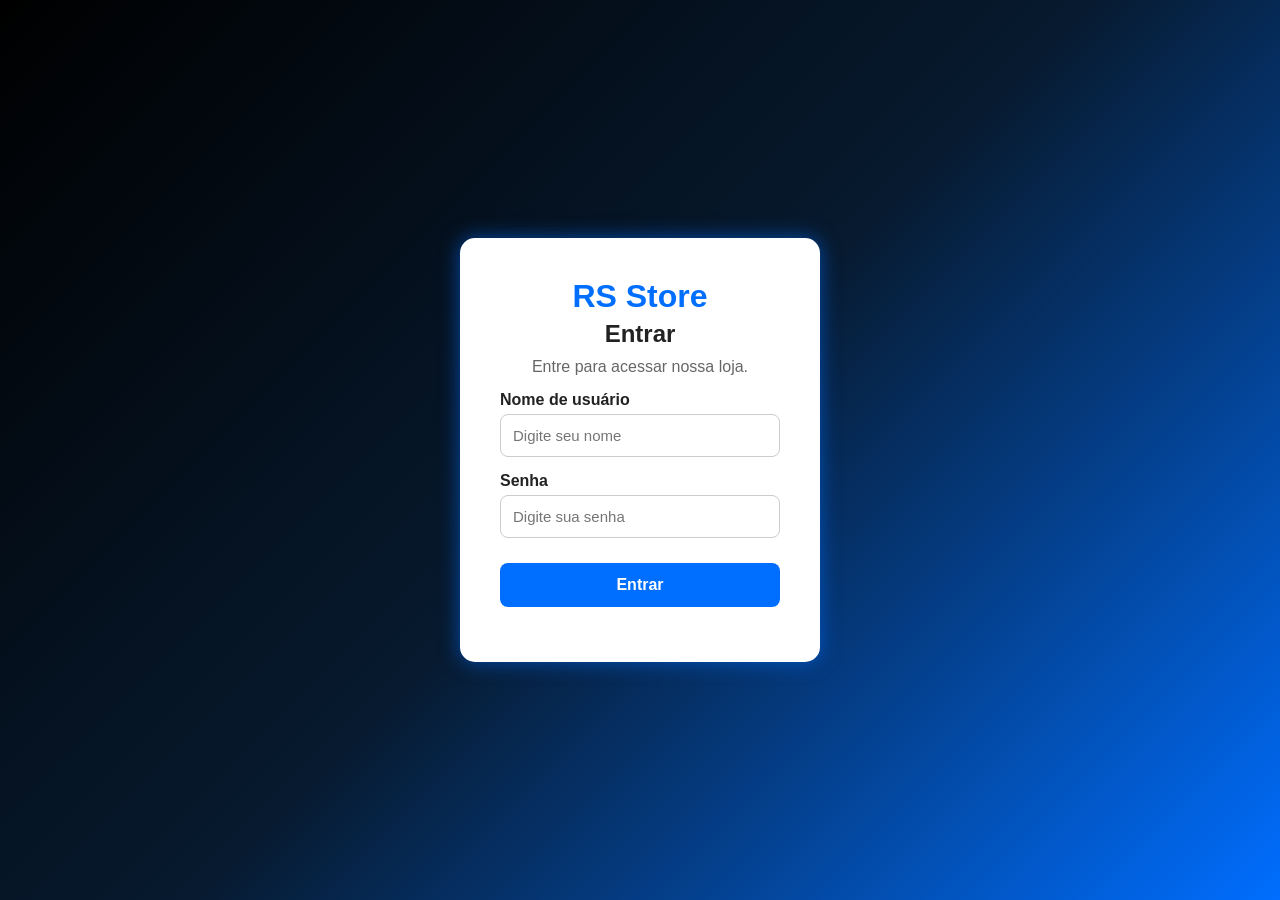
<file: index.html>
<!DOCTYPE html>
<html lang="pt-BR">

<head>

    <meta charset="UTF-8">
    <meta name="viewport" content="width=device-width, initial-scale=1.0">

    <title>RS Store</title>

    <link rel="stylesheet" href="css/style.css">

</head>

<body>

    <script>
        const usuarioLogado = localStorage.getItem("usuarioLogado");
    
        if (!usuarioLogado) {
            window.location.href = "login.html";
        }
    </script>

    <header>
        <div class="logo">

            <h1>RS Store</h1>
        
            <p id="usuarioLogado"></p>
        
        </div>

            <a href="index.html">
                Início
            </a>

            <a href="#produtos">
                Produtos
            </a>

            <!-- CATEGORIAS -->

            <div class="menu-categorias">

                <a href="#" onclick="mostrarTodos(event)">
                    Categorias
                </a>

                <div class="submenu">

                    <div class="submenu-titulo">
                        👕 Roupas
                    </div>

                    <a href="#" onclick="filtrarCategoria('camiseta', event)">
                        Camisetas
                    </a>

                    <a href="#" onclick="filtrarCategoria('calca', event)">
                        Calças
                    </a>

                    <a href="#" onclick="filtrarCategoria('moletom', event)">
                        Moletons
                    </a>

                    <a href="#" onclick="filtrarCategoria('short', event)">
                        Shorts
                    </a>

                    <div class="submenu-titulo">
                        🧢 Acessórios
                    </div>

                    <a href="#" onclick="filtrarCategoria('bone', event)">
                        Bonés
                    </a>

                    <a href="#" onclick="mostrarOfertas(event)">Ofertas</a>

                </div>

            </div>

            <a href="contato.html">
                Contato
            </a>

            <a href="carrinho.html">
                🛒 Carrinho
            </a>

            <a href="#" onclick="sairDaConta()">Sair</a>
            
        </nav>

    </header>


    <main>

        <!-- BANNER -->

        <section class="banner">

            <div class="banner-text">

                <h2>Veja nossa loja</h2>

                <p>
                    Encontre roupas modernas e estilosas
                    para todos os momentos.
                </p>

                <button
                    onclick="document.querySelector('.destaques').scrollIntoView({behavior: 'smooth'})"
                >
                    Ver produtos
                </button>

            </div>

        </section>


        <!-- PRODUTOS -->

        <section class="destaques" id="produtos">

            <h2 id="tituloProdutos">
                Produtos em destaque
            </h2>
            <p id="contadorOfertas" style="display: none;">
                0 produtos em oferta
            </p>
            
            <!-- FILTROS DE PRODUTOS -->
            
            <div class="filtros-produtos">
            
                <input
                    type="text"
                    id="buscaProduto"
                    placeholder="Buscar produto pelo nome..."
                    oninput="aplicarFiltros()"
                >
            
                <select id="filtroMarca" onchange="aplicarFiltros()">
                    <option value="">Todas as marcas</option>
                    <option value="Nike">Nike</option>
                    <option value="Adidas">Adidas</option>
                    <option value="Tommy Hilfiger">Tommy Hilfiger</option>
                    <option value="Quiksilver">Quiksilver</option>
                    <option value="Lacoste">Lacoste</option>
                    <option value="Louis Vuitton">Louis Vuitton</option>
                    <option value="Sem marca">Sem marca</option>
                </select>
            
                <input
                    type="number"
                    id="precoMinimo"
                    placeholder="Preço mínimo"
                    min="0"
                    oninput="aplicarFiltros()"
                >
            
                <input
                    type="number"
                    id="precoMaximo"
                    placeholder="Preço máximo"
                    min="0"
                    oninput="aplicarFiltros()"
                >
            
                <button type="button" onclick="ordenarMenorPreco()">
                    Menor preço
                </button>
            
                <button type="button" onclick="limparFiltros()">
                    Limpar filtros
                </button>
            
            </div>
            
            <div class="produtos">


<!-- ================================================= -->
<!-- PRODUTOS ORIGINAIS -->
<!-- ================================================= -->

<div class="produto" data-categoria="camiseta">
    <div class="produto-imagem"><img src="img/camiseta.jpg" alt="Camiseta Masculina"></div>
    <h3>Camiseta Masculina</h3>
    <p>R$ 59,90</p>
    <div class="avaliacao-produto">
        <p>⭐ Avaliações dos clientes</p>
        <select class="nota-avaliacao">
            <option value="5">⭐⭐⭐⭐⭐ - Excelente</option>
            <option value="4">⭐⭐⭐⭐ - Muito bom</option>
            <option value="3">⭐⭐⭐ - Bom</option>
            <option value="2">⭐⭐ - Regular</option>
            <option value="1">⭐ - Ruim</option>
        </select>
        <textarea placeholder="Escreva sua avaliação..."></textarea>
        <button onclick="avaliarProduto('Camiseta Masculina')">Enviar avaliação</button>
        <div class="lista-avaliacoes"></div>
    </div>
    <button onclick="adicionarCarrinho('Camiseta Masculina',59.90,'img/camiseta.jpg')">Comprar</button>
</div>

<div class="produto" data-categoria="calca">
    <div class="produto-imagem"><img src="img/calca.jpg" alt="Calça Jeans Masculina"></div>
    <h3>Calça Jeans Masculina</h3>
    <p>R$ 129,90</p>
    <div class="avaliacao-produto">
        <p>⭐ Avaliações dos clientes</p>
        <select class="nota-avaliacao">
            <option value="5">⭐⭐⭐⭐⭐ - Excelente</option><option value="4">⭐⭐⭐⭐ - Muito bom</option><option value="3">⭐⭐⭐ - Bom</option><option value="2">⭐⭐ - Regular</option><option value="1">⭐ - Ruim</option>
        </select>
        <textarea placeholder="Escreva sua avaliação..."></textarea>
        <button onclick="avaliarProduto('Calça Jeans Masculina')">Enviar avaliação</button>
        <div class="lista-avaliacoes"></div>
    </div>
    <button onclick="adicionarCarrinho('Calça Jeans Masculina',129.90,'img/calca.jpg')">Comprar</button>
</div>

<div class="produto" data-categoria="moletom">
    <div class="produto-imagem"><img src="img/moletom.jpg" alt="Moletom Masculino"></div>
    <h3>Moletom Masculino basico</h3>
    <p>R$ 119,90</p>
    <div class="avaliacao-produto">
        <p>⭐ Avaliações dos clientes</p>
        <select class="nota-avaliacao">
            <option value="5">⭐⭐⭐⭐⭐ - Excelente</option><option value="4">⭐⭐⭐⭐ - Muito bom</option><option value="3">⭐⭐⭐ - Bom</option><option value="2">⭐⭐ - Regular</option><option value="1">⭐ - Ruim</option>
        </select>
        <textarea placeholder="Escreva sua avaliação..."></textarea>
        <button onclick="avaliarProduto('Moletom Masculino basico')">Enviar avaliação</button>
        <div class="lista-avaliacoes"></div>
    </div>
    <button onclick="adicionarCarrinho('Moletom Masculino',119.90,'img/moletom.jpg')">Comprar</button>
</div>

<div class="produto" data-categoria="short">
    <div class="produto-imagem"><img src="img/short.jpg" alt="Short Masculino"></div>
    <h3>Short Masculino</h3>
    <p>R$ 69,90</p>
    <div class="avaliacao-produto">
        <p>⭐ Avaliações dos clientes</p>
        <select class="nota-avaliacao">
            <option value="5">⭐⭐⭐⭐⭐ - Excelente</option><option value="4">⭐⭐⭐⭐ - Muito bom</option><option value="3">⭐⭐⭐ - Bom</option><option value="2">⭐⭐ - Regular</option><option value="1">⭐ - Ruim</option>
        </select>
        <textarea placeholder="Escreva sua avaliação..."></textarea>
        <button onclick="avaliarProduto('Short Masculino')">Enviar avaliação</button>
        <div class="lista-avaliacoes"></div>
    </div>
    <button onclick="adicionarCarrinho('Short Masculino',69.90,'img/short.jpg')">Comprar</button>
</div>

<div class="produto" data-categoria="bone">
    <div class="produto-imagem"><img src="img/bone.jpg" alt="Boné Masculino"></div>
    <h3>Boné Masculino</h3>
    <p>R$ 49,90</p>
    <div class="avaliacao-produto">
        <p>⭐ Avaliações dos clientes</p>
        <select class="nota-avaliacao">
            <option value="5">⭐⭐⭐⭐⭐ - Excelente</option><option value="4">⭐⭐⭐⭐ - Muito bom</option><option value="3">⭐⭐⭐ - Bom</option><option value="2">⭐⭐ - Regular</option><option value="1">⭐ - Ruim</option>
        </select>
        <textarea placeholder="Escreva sua avaliação..."></textarea>
        <button onclick="avaliarProduto('Boné Masculino')">Enviar avaliação</button>
        <div class="lista-avaliacoes"></div>
    </div>
    <button onclick="adicionarCarrinho('Boné Masculino',49.90,'img/bone.jpg')">Comprar</button>
</div>

<!-- ================================================= -->
<!-- CAMISETAS NIKE -->
<!-- ================================================= -->

<div class="produto" data-categoria="camiseta"data-oferta="sim">
    <div class="produto-imagem"><img src="img/camiseta-nike-preta.jpg" alt="Camiseta Nike Preta"></div>
    <h3>Camiseta Nike Preta</h3>
    <p>R$ 76,42</p>
    <div class="avaliacao-produto">
        <p>⭐ Avaliações dos clientes</p>
        <select class="nota-avaliacao">
            <option value="5">⭐⭐⭐⭐⭐ - Excelente</option><option value="4">⭐⭐⭐⭐ - Muito bom</option><option value="3">⭐⭐⭐ - Bom</option><option value="2">⭐⭐ - Regular</option><option value="1">⭐ - Ruim</option>
        </select>
        <textarea placeholder="Escreva sua avaliação..."></textarea>
        <button onclick="avaliarProduto('Camiseta Nike Preta')">Enviar avaliação</button>
        <div class="lista-avaliacoes"></div>
    </div>
    <button onclick="adicionarCarrinho('Camiseta Nike Preta',89.90,'img/camiseta-nike-preta.jpg')">Comprar</button>
</div>

<div class="produto" data-categoria="camiseta">
    <div class="produto-imagem"><img src="img/camiseta-nike-branca.jpg" alt="Camiseta Nike Branca"></div>
    <h3>Camiseta Nike Branca</h3>
    <p>R$ 89,90</p>
    <div class="avaliacao-produto">
        <p>⭐ Avaliações dos clientes</p>
        <select class="nota-avaliacao">
            <option value="5">⭐⭐⭐⭐⭐ - Excelente</option><option value="4">⭐⭐⭐⭐ - Muito bom</option><option value="3">⭐⭐⭐ - Bom</option><option value="2">⭐⭐ - Regular</option><option value="1">⭐ - Ruim</option>
        </select>
        <textarea placeholder="Escreva sua avaliação..."></textarea>
        <button onclick="avaliarProduto('Camiseta Nike Branca')">Enviar avaliação</button>
        <div class="lista-avaliacoes"></div>
    </div>
    <button onclick="adicionarCarrinho('Camiseta Nike Branca',89.90,'img/camiseta-nike-branca.jpg')">Comprar</button>
</div>

<div class="produto" data-categoria="camiseta">
    <div class="produto-imagem"><img src="img/camiseta-nike-azul.jpg" alt="Camiseta Nike Azul"></div>
    <h3>Camiseta Nike Azul</h3>
    <p>R$ 94,90</p>
    <div class="avaliacao-produto">
        <p>⭐ Avaliações dos clientes</p>
        <select class="nota-avaliacao">
            <option value="5">⭐⭐⭐⭐⭐ - Excelente</option><option value="4">⭐⭐⭐⭐ - Muito bom</option><option value="3">⭐⭐⭐ - Bom</option><option value="2">⭐⭐ - Regular</option><option value="1">⭐ - Ruim</option>
        </select>
        <textarea placeholder="Escreva sua avaliação..."></textarea>
        <button onclick="avaliarProduto('Camiseta Nike Azul')">Enviar avaliação</button>
        <div class="lista-avaliacoes"></div>
    </div>
    <button onclick="adicionarCarrinho('Camiseta Nike Azul',94.90,'img/camiseta-nike-azul.jpg')">Comprar</button>
</div>

<!-- ================================================= -->
<!-- CAMISETAS ADIDAS -->
<!-- ================================================= -->

<div class="produto" data-categoria="camiseta">
    <div class="produto-imagem"><img src="img/camiseta-adidas-preta.jpg" alt="Camiseta Adidas Preta"></div>
    <h3>Camiseta Adidas Preta</h3>
    <p>R$ 89,90</p>
    <div class="avaliacao-produto">
        <p>⭐ Avaliações dos clientes</p>
        <select class="nota-avaliacao">
            <option value="5">⭐⭐⭐⭐⭐ - Excelente</option><option value="4">⭐⭐⭐⭐ - Muito bom</option><option value="3">⭐⭐⭐ - Bom</option><option value="2">⭐⭐ - Regular</option><option value="1">⭐ - Ruim</option>
        </select>
        <textarea placeholder="Escreva sua avaliação..."></textarea>
        <button onclick="avaliarProduto('Camiseta Adidas Preta')">Enviar avaliação</button>
        <div class="lista-avaliacoes"></div>
    </div>
    <button onclick="adicionarCarrinho('Camiseta Adidas Preta',89.90,'img/camiseta-adidas-preta.jpg')">Comprar</button>
</div>

<div class="produto" data-categoria="camiseta"data-oferta="sim">
    <div class="produto-imagem"><img src="img/camiseta-adidas-branca.jpg" alt="Camiseta Adidas Branca"></div>
    <h3>Camiseta Adidas Branca</h3>
    <p>R$ 76,42</p>
    <div class="avaliacao-produto">
        <p>⭐ Avaliações dos clientes</p>
        <select class="nota-avaliacao">
            <option value="5">⭐⭐⭐⭐⭐ - Excelente</option><option value="4">⭐⭐⭐⭐ - Muito bom</option><option value="3">⭐⭐⭐ - Bom</option><option value="2">⭐⭐ - Regular</option><option value="1">⭐ - Ruim</option>
        </select>
        <textarea placeholder="Escreva sua avaliação..."></textarea>
        <button onclick="avaliarProduto('Camiseta Adidas Branca')">Enviar avaliação</button>
        <div class="lista-avaliacoes"></div>
    </div>
    <button onclick="adicionarCarrinho('Camiseta Adidas Branca',89.90,'img/camiseta-adidas-branca.jpg')">Comprar</button>
</div>

<div class="produto" data-categoria="camiseta">
    <div class="produto-imagem"><img src="img/camiseta-adidas-cinza.jpg" alt="Camiseta Adidas Cinza"></div>
    <h3>Camiseta Adidas Cinza</h3>
    <p>R$ 94,90</p>
    <div class="avaliacao-produto">
        <p>⭐ Avaliações dos clientes</p>
        <select class="nota-avaliacao">
            <option value="5">⭐⭐⭐⭐⭐ - Excelente</option><option value="4">⭐⭐⭐⭐ - Muito bom</option><option value="3">⭐⭐⭐ - Bom</option><option value="2">⭐⭐ - Regular</option><option value="1">⭐ - Ruim</option>
        </select>
        <textarea placeholder="Escreva sua avaliação..."></textarea>
        <button onclick="avaliarProduto('Camiseta Adidas Cinza')">Enviar avaliação</button>
        <div class="lista-avaliacoes"></div>
    </div>
    <button onclick="adicionarCarrinho('Camiseta Adidas Cinza',94.90,'img/camiseta-adidas-cinza.jpg')">Comprar</button>
</div>

<!-- ================================================= -->
<!-- CAMISETAS TOMMY HILFIGER -->
<!-- ================================================= -->

<div class="produto" data-categoria="camiseta"data-oferta="sim">
    <div class="produto-imagem"><img src="img/camiseta-tommy-preta.jpg" alt="Camiseta Tommy Hilfiger Preta"></div>
    <h3>Camiseta Tommy Hilfiger Preta</h3>
    <p>R$ 101,92</p>
    <div class="avaliacao-produto">
        <p>⭐ Avaliações dos clientes</p>
        <select class="nota-avaliacao">
            <option value="5">⭐⭐⭐⭐⭐ - Excelente</option><option value="4">⭐⭐⭐⭐ - Muito bom</option><option value="3">⭐⭐⭐ - Bom</option><option value="2">⭐⭐ - Regular</option><option value="1">⭐ - Ruim</option>
        </select>
        <textarea placeholder="Escreva sua avaliação..."></textarea>
        <button onclick="avaliarProduto('Camiseta Tommy Hilfiger Preta')">Enviar avaliação</button>
        <div class="lista-avaliacoes"></div>
    </div>
    <button onclick="adicionarCarrinho('Camiseta Tommy Hilfiger Preta',119.90,'img/camiseta-tommy-preta.jpg')">Comprar</button>
</div>

<div class="produto" data-categoria="camiseta">
    <div class="produto-imagem"><img src="img/camiseta-tommy-branca.jpg" alt="Camiseta Tommy Hilfiger Branca"></div>
    <h3>Camiseta Tommy Hilfiger Branca</h3>
    <p>R$ 119,90</p>
    <div class="avaliacao-produto">
        <p>⭐ Avaliações dos clientes</p>
        <select class="nota-avaliacao">
            <option value="5">⭐⭐⭐⭐⭐ - Excelente</option><option value="4">⭐⭐⭐⭐ - Muito bom</option><option value="3">⭐⭐⭐ - Bom</option><option value="2">⭐⭐ - Regular</option><option value="1">⭐ - Ruim</option>
        </select>
        <textarea placeholder="Escreva sua avaliação..."></textarea>
        <button onclick="avaliarProduto('Camiseta Tommy Hilfiger Branca')">Enviar avaliação</button>
        <div class="lista-avaliacoes"></div>
    </div>
    <button onclick="adicionarCarrinho('Camiseta Tommy Hilfiger Branca',119.90,'img/camiseta-tommy-branca.jpg')">Comprar</button>
</div>

<div class="produto" data-categoria="camiseta">
    <div class="produto-imagem"><img src="img/camiseta-tommy-azul.jpg" alt="Camiseta Tommy Hilfiger Azul"></div>
    <h3>Camiseta Tommy Hilfiger Azul</h3>
    <p>R$ 124,90</p>
    <div class="avaliacao-produto">
        <p>⭐ Avaliações dos clientes</p>
        <select class="nota-avaliacao">
            <option value="5">⭐⭐⭐⭐⭐ - Excelente</option><option value="4">⭐⭐⭐⭐ - Muito bom</option><option value="3">⭐⭐⭐ - Bom</option><option value="2">⭐⭐ - Regular</option><option value="1">⭐ - Ruim</option>
        </select>
        <textarea placeholder="Escreva sua avaliação..."></textarea>
        <button onclick="avaliarProduto('Camiseta Tommy Hilfiger Azul')">Enviar avaliação</button>
        <div class="lista-avaliacoes"></div>
    </div>
    <button onclick="adicionarCarrinho('Camiseta Tommy Hilfiger Azul',124.90,'img/camiseta-tommy-azul.jpg')">Comprar</button>
</div>

<!-- ================================================= -->
<!-- CALÇAS JEANS BAGGY -->
<!-- ================================================= -->

<div class="produto" data-categoria="calca"data-oferta="sim">
    <div class="produto-imagem"><img src="img/calca-baggy-preta.jpg" alt="Calça Jeans Baggy Preta"></div>
    <h3>Calça Jeans Baggy Preta</h3>
    <p>R$ 127,42</p>
    <div class="avaliacao-produto">
        <p>⭐ Avaliações dos clientes</p>
        <select class="nota-avaliacao">
            <option value="5">⭐⭐⭐⭐⭐ - Excelente</option><option value="4">⭐⭐⭐⭐ - Muito bom</option><option value="3">⭐⭐⭐ - Bom</option><option value="2">⭐⭐ - Regular</option><option value="1">⭐ - Ruim</option>
        </select>
        <textarea placeholder="Escreva sua avaliação..."></textarea>
        <button onclick="avaliarProduto('Calça Jeans Baggy Preta')">Enviar avaliação</button>
        <div class="lista-avaliacoes"></div>
    </div>
    <button onclick="adicionarCarrinho('Calça Jeans Baggy Preta',149.90,'img/calca-baggy-preta.jpg')">Comprar</button>
</div>

<div class="produto" data-categoria="calca">
    <div class="produto-imagem"><img src="img/calca-baggy-azul.jpg" alt="Calça Jeans Baggy Azul"></div>
    <h3>Calça Jeans Baggy Azul</h3>
    <p>R$ 149,90</p>
    <div class="avaliacao-produto">
        <p>⭐ Avaliações dos clientes</p>
        <select class="nota-avaliacao">
            <option value="5">⭐⭐⭐⭐⭐ - Excelente</option><option value="4">⭐⭐⭐⭐ - Muito bom</option><option value="3">⭐⭐⭐ - Bom</option><option value="2">⭐⭐ - Regular</option><option value="1">⭐ - Ruim</option>
        </select>
        <textarea placeholder="Escreva sua avaliação..."></textarea>
        <button onclick="avaliarProduto('Calça Jeans Baggy Azul')">Enviar avaliação</button>
        <div class="lista-avaliacoes"></div>
    </div>
    <button onclick="adicionarCarrinho('Calça Jeans Baggy Azul',149.90,'img/calca-baggy-azul.jpg')">Comprar</button>
</div>

<div class="produto" data-categoria="calca">
    <div class="produto-imagem"><img src="img/calca-baggy-clara.jpg" alt="Calça Jeans Baggy Clara"></div>
    <h3>Calça Jeans Baggy Clara</h3>
    <p>R$ 154,90</p>
    <div class="avaliacao-produto">
        <p>⭐ Avaliações dos clientes</p>
        <select class="nota-avaliacao">
            <option value="5">⭐⭐⭐⭐⭐ - Excelente</option><option value="4">⭐⭐⭐⭐ - Muito bom</option><option value="3">⭐⭐⭐ - Bom</option><option value="2">⭐⭐ - Regular</option><option value="1">⭐ - Ruim</option>
        </select>
        <textarea placeholder="Escreva sua avaliação..."></textarea>
        <button onclick="avaliarProduto('Calça Jeans Baggy Clara')">Enviar avaliação</button>
        <div class="lista-avaliacoes"></div>
    </div>
    <button onclick="adicionarCarrinho('Calça Jeans Baggy Clara',154.90,'img/calca-baggy-clara.jpg')">Comprar</button>
</div>

<!-- ================================================= -->
<!-- CALÇAS JEANS JOGADOR -->
<!-- ================================================= -->

<div class="produto" data-categoria="calca"data-oferta="sim">
    <div class="produto-imagem"><img src="img/calca-jogador-preta.jpg" alt="Calça Jeans Jogador Preta"></div>
    <h3>Calça Jeans Jogador Preta</h3>
    <p>R$ 101,08

    </p>
    <div class="avaliacao-produto">
        <p>⭐ Avaliações dos clientes</p>
        <select class="nota-avaliacao">
            <option value="5">⭐⭐⭐⭐⭐ - Excelente</option><option value="4">⭐⭐⭐⭐ - Muito bom</option><option value="3">⭐⭐⭐ - Bom</option><option value="2">⭐⭐ - Regular</option><option value="1">⭐ - Ruim</option>
        </select>
        <textarea placeholder="Escreva sua avaliação..."></textarea>
        <button onclick="avaliarProduto('Calça Jeans Jogador Preta')">Enviar avaliação</button>
        <div class="lista-avaliacoes"></div>
    </div>
    <button onclick="adicionarCarrinho('Calça Jeans Jogador Preta',139.90,'img/calca-jogador-preta.jpg')">Comprar</button>
</div>

<div class="produto" data-categoria="calca">
    <div class="produto-imagem"><img src="img/calca-jogador-azul.jpg" alt="Calça Jeans Jogador Azul"></div>
    <h3>Calça Jeans Jogador Azul</h3>
    <p>R$ 139,90</p>
    <div class="avaliacao-produto">
        <p>⭐ Avaliações dos clientes</p>
        <select class="nota-avaliacao">
            <option value="5">⭐⭐⭐⭐⭐ - Excelente</option><option value="4">⭐⭐⭐⭐ - Muito bom</option><option value="3">⭐⭐⭐ - Bom</option><option value="2">⭐⭐ - Regular</option><option value="1">⭐ - Ruim</option>
        </select>
        <textarea placeholder="Escreva sua avaliação..."></textarea>
        <button onclick="avaliarProduto('Calça Jeans Jogador Azul')">Enviar avaliação</button>
        <div class="lista-avaliacoes"></div>
    </div>
    <button onclick="adicionarCarrinho('Calça Jeans Jogador Azul',139.90,'img/calca-jogador-azul.jpg')">Comprar</button>
</div>

<div class="produto" data-categoria="calca">
    <div class="produto-imagem"><img src="img/calca-jogador-cinza.jpg" alt="Calça Jeans Jogador Cinza"></div>
    <h3>Calça Jeans Jogador Cinza</h3>
    <p>R$ 144,90</p>
    <div class="avaliacao-produto">
        <p>⭐ Avaliações dos clientes</p>
        <select class="nota-avaliacao">
            <option value="5">⭐⭐⭐⭐⭐ - Excelente</option><option value="4">⭐⭐⭐⭐ - Muito bom</option><option value="3">⭐⭐⭐ - Bom</option><option value="2">⭐⭐ - Regular</option><option value="1">⭐ - Ruim</option>
        </select>
        <textarea placeholder="Escreva sua avaliação..."></textarea>
        <button onclick="avaliarProduto('Calça Jeans Jogador Cinza')">Enviar avaliação</button>
        <div class="lista-avaliacoes"></div>
    </div>
    <button onclick="adicionarCarrinho('Calça Jeans Jogador Cinza',144.90,'img/calca-jogador-cinza.jpg')">Comprar</button>
</div>

<!-- ================================================= -->
<!-- CALÇAS JEANS BÁSICAS -->
<!-- ================================================= -->

<div class="produto" data-categoria="calca"data-oferta="sim">
    <div class="produto-imagem"><img src="img/calca-basica-azul.jpg" alt="Calça Jeans Básica Azul"></div>
    <h3>Calça Jeans Básica Azul</h3>
    <p>R$  110,42</p>
    <div class="avaliacao-produto">
        <p>⭐ Avaliações dos clientes</p>
        <select class="nota-avaliacao">
            <option value="5">⭐⭐⭐⭐⭐ - Excelente</option><option value="4">⭐⭐⭐⭐ - Muito bom</option><option value="3">⭐⭐⭐ - Bom</option><option value="2">⭐⭐ - Regular</option><option value="1">⭐ - Ruim</option>
        </select>
        <textarea placeholder="Escreva sua avaliação..."></textarea>
        <button onclick="avaliarProduto('Calça Jeans Básica Azul')">Enviar avaliação</button>
        <div class="lista-avaliacoes"></div>
    </div>
    <button onclick="adicionarCarrinho('Calça Jeans Básica Azul',129.90,'img/calca-basica-azul.jpg')">Comprar</button>
</div>

<div class="produto" data-categoria="calca">
    <div class="produto-imagem"><img src="img/calca-basica-preta.jpg" alt="Calça Jeans Básica Preta"></div>
    <h3>Calça Jeans Básica Preta</h3>
    <p>R$ 129,90</p>
    <div class="avaliacao-produto">
        <p>⭐ Avaliações dos clientes</p>
        <select class="nota-avaliacao">
            <option value="5">⭐⭐⭐⭐⭐ - Excelente</option><option value="4">⭐⭐⭐⭐ - Muito bom</option><option value="3">⭐⭐⭐ - Bom</option><option value="2">⭐⭐ - Regular</option><option value="1">⭐ - Ruim</option>
        </select>
        <textarea placeholder="Escreva sua avaliação..."></textarea>
        <button onclick="avaliarProduto('Calça Jeans Básica Preta')">Enviar avaliação</button>
        <div class="lista-avaliacoes"></div>
    </div>
    <button onclick="adicionarCarrinho('Calça Jeans Básica Preta',129.90,'img/calca-basica-preta.jpg')">Comprar</button>
</div>

<div class="produto" data-categoria="calca">
    <div class="produto-imagem"><img src="img/calca-basica-clara.jpg" alt="Calça Jeans Básica Clara"></div>
    <h3>Calça Jeans Básica Clara</h3>
    <p>R$ 134,90</p>
    <div class="avaliacao-produto">
        <p>⭐ Avaliações dos clientes</p>
        <select class="nota-avaliacao">
            <option value="5">⭐⭐⭐⭐⭐ - Excelente</option><option value="4">⭐⭐⭐⭐ - Muito bom</option><option value="3">⭐⭐⭐ - Bom</option><option value="2">⭐⭐ - Regular</option><option value="1">⭐ - Ruim</option>
        </select>
        <textarea placeholder="Escreva sua avaliação..."></textarea>
        <button onclick="avaliarProduto('Calça Jeans Básica Clara')">Enviar avaliação</button>
        <div class="lista-avaliacoes"></div>
    </div>
    <button onclick="adicionarCarrinho('Calça Jeans Básica Clara',134.90,'img/calca-basica-clara.jpg')">Comprar</button>
</div>

<!-- ================================================= -->
<!-- SHORTS JEANS -->
<!-- ================================================= -->

<div class="produto" data-categoria="short"data-oferta="sim">
    <div class="produto-imagem"><img src="img/short-jeans-azul.jpg" alt="Short Jeans Azul"></div>
    <h3>Short Jeans Azul</h3>
    <p>R$  67,92</p>
    <div class="avaliacao-produto">
        <p>⭐ Avaliações dos clientes</p>
        <select class="nota-avaliacao">
            <option value="5">⭐⭐⭐⭐⭐ - Excelente</option><option value="4">⭐⭐⭐⭐ - Muito bom</option><option value="3">⭐⭐⭐ - Bom</option><option value="2">⭐⭐ - Regular</option><option value="1">⭐ - Ruim</option>
        </select>
        <textarea placeholder="Escreva sua avaliação..."></textarea>
        <button onclick="avaliarProduto('Short Jeans Azul')">Enviar avaliação</button>
        <div class="lista-avaliacoes"></div>
    </div>
    <button onclick="adicionarCarrinho('Short Jeans Azul',79.90,'img/short-jeans-azul.jpg')">Comprar</button>
</div>

<div class="produto" data-categoria="short">
    <div class="produto-imagem"><img src="img/short-jeans-preto.jpg" alt="Short Jeans Preto"></div>
    <h3>Short Jeans Preto</h3>
    <p>R$ 79,90</p>
    <div class="avaliacao-produto">
        <p>⭐ Avaliações dos clientes</p>
        <select class="nota-avaliacao">
            <option value="5">⭐⭐⭐⭐⭐ - Excelente</option><option value="4">⭐⭐⭐⭐ - Muito bom</option><option value="3">⭐⭐⭐ - Bom</option><option value="2">⭐⭐ - Regular</option><option value="1">⭐ - Ruim</option>
        </select>
        <textarea placeholder="Escreva sua avaliação..."></textarea>
        <button onclick="avaliarProduto('Short Jeans Preto')">Enviar avaliação</button>
        <div class="lista-avaliacoes"></div>
    </div>
    <button onclick="adicionarCarrinho('Short Jeans Preto',79.90,'img/short-jeans-preto.jpg')">Comprar</button>
</div>

<div class="produto" data-categoria="short">
    <div class="produto-imagem"><img src="img/short-jeans-claro.jpg" alt="Short Jeans Claro"></div>
    <h3>Short Jeans Claro</h3>
    <p>R$ 84,90</p>
    <div class="avaliacao-produto">
        <p>⭐ Avaliações dos clientes</p>
        <select class="nota-avaliacao">
            <option value="5">⭐⭐⭐⭐⭐ - Excelente</option><option value="4">⭐⭐⭐⭐ - Muito bom</option><option value="3">⭐⭐⭐ - Bom</option><option value="2">⭐⭐ - Regular</option><option value="1">⭐ - Ruim</option>
        </select>
        <textarea placeholder="Escreva sua avaliação..."></textarea>
        <button onclick="avaliarProduto('Short Jeans Claro')">Enviar avaliação</button>
        <div class="lista-avaliacoes"></div>
    </div>
    <button onclick="adicionarCarrinho('Short Jeans Claro',84.90,'img/short-jeans-claro.jpg')">Comprar</button>
</div>

<div class="produto" data-categoria="short"data-oferta="sim">
    <div class="produto-imagem"><img src="img/short-jeans-destroyed-azul.jpg" alt="Short Jeans Destroyed Azul"></div>
    <h3>Short Jeans Destroyed Azul</h3>
    <p>R$ 76,42</p>
    <div class="avaliacao-produto">
        <p>⭐ Avaliações dos clientes</p>
        <select class="nota-avaliacao">
            <option value="5">⭐⭐⭐⭐⭐ - Excelente</option><option value="4">⭐⭐⭐⭐ - Muito bom</option><option value="3">⭐⭐⭐ - Bom</option><option value="2">⭐⭐ - Regular</option><option value="1">⭐ - Ruim</option>
        </select>
        <textarea placeholder="Escreva sua avaliação..."></textarea>
        <button onclick="avaliarProduto('Short Jeans Destroyed Azul')">Enviar avaliação</button>
        <div class="lista-avaliacoes"></div>
    </div>
    <button onclick="adicionarCarrinho('Short Jeans Destroyed Azul',89.90,'img/short-jeans-destroyed-azul.jpg')">Comprar</button>
</div>

<div class="produto" data-categoria="short">
    <div class="produto-imagem"><img src="img/short-jeans-destroyed-preto.jpg" alt="Short Jeans Destroyed Preto"></div>
    <h3>Short Jeans Destroyed Preto</h3>
    <p>R$ 89,90</p>
    <div class="avaliacao-produto">
        <p>⭐ Avaliações dos clientes</p>
        <select class="nota-avaliacao">
            <option value="5">⭐⭐⭐⭐⭐ - Excelente</option><option value="4">⭐⭐⭐⭐ - Muito bom</option><option value="3">⭐⭐⭐ - Bom</option><option value="2">⭐⭐ - Regular</option><option value="1">⭐ - Ruim</option>
        </select>
        <textarea placeholder="Escreva sua avaliação..."></textarea>
        <button onclick="avaliarProduto('Short Jeans Destroyed Preto')">Enviar avaliação</button>
        <div class="lista-avaliacoes"></div>
    </div>
    <button onclick="adicionarCarrinho('Short Jeans Destroyed Preto',89.90,'img/short-jeans-destroyed-preto.jpg')">Comprar</button>
</div>

<div class="produto" data-categoria="short">
    <div class="produto-imagem"><img src="img/short-jeans-baggy-azul.jpg" alt="Short Jeans Baggy Azul"></div>
    <h3>Short Jeans Baggy Azul</h3>
    <p>R$ 94,90</p>
    <div class="avaliacao-produto">
        <p>⭐ Avaliações dos clientes</p>
        <select class="nota-avaliacao">
            <option value="5">⭐⭐⭐⭐⭐ - Excelente</option><option value="4">⭐⭐⭐⭐ - Muito bom</option><option value="3">⭐⭐⭐ - Bom</option><option value="2">⭐⭐ - Regular</option><option value="1">⭐ - Ruim</option>
        </select>
        <textarea placeholder="Escreva sua avaliação..."></textarea>
        <button onclick="avaliarProduto('Short Jeans Baggy Azul')">Enviar avaliação</button>
        <div class="lista-avaliacoes"></div>
    </div>
    <button onclick="adicionarCarrinho('Short Jeans Baggy Azul',94.90,'img/short-jeans-baggy-azul.jpg')">Comprar</button>
</div>

<div class="produto" data-categoria="short">
    <div class="produto-imagem"><img src="img/short-jeans-baggy-preto.jpg" alt="Short Jeans Baggy Preto"></div>
    <h3>Short Jeans Baggy Preto</h3>
    <p>R$ 94,90</p>
    <div class="avaliacao-produto">
        <p>⭐ Avaliações dos clientes</p>
        <select class="nota-avaliacao">
            <option value="5">⭐⭐⭐⭐⭐ - Excelente</option><option value="4">⭐⭐⭐⭐ - Muito bom</option><option value="3">⭐⭐⭐ - Bom</option><option value="2">⭐⭐ - Regular</option><option value="1">⭐ - Ruim</option>
        </select>
        <textarea placeholder="Escreva sua avaliação..."></textarea>
        <button onclick="avaliarProduto('Short Jeans Baggy Preto')">Enviar avaliação</button>
        <div class="lista-avaliacoes"></div>
    </div>
    <button onclick="adicionarCarrinho('Short Jeans Baggy Preto',94.90,'img/short-jeans-baggy-preto.jpg')">Comprar</button>
</div>

<div class="produto" data-categoria="short"data-oferta="sim">
    <div class="produto-imagem"><img src="img/short-jeans-basico-azul.jpg" alt="Short Jeans Básico Azul"></div>
    <h3>Short Jeans Básico Azul</h3>
    <p>R$ 74,90</p>
    <div class="avaliacao-produto">
        <p>⭐ Avaliações dos clientes</p>
        <select class="nota-avaliacao">
            <option value="5">⭐⭐⭐⭐⭐ - Excelente</option><option value="4">⭐⭐⭐⭐ - Muito bom</option><option value="3">⭐⭐⭐ - Bom</option><option value="2">⭐⭐ - Regular</option><option value="1">⭐ - Ruim</option>
        </select>
        <textarea placeholder="Escreva sua avaliação..."></textarea>
        <button onclick="avaliarProduto('Short Jeans Básico Azul')">Enviar avaliação</button>
        <div class="lista-avaliacoes"></div>
    </div>
    <button onclick="adicionarCarrinho('Short Jeans Básico Azul',74.90,'img/short-jeans-basico-azul.jpg')">Comprar</button>
</div>

<div class="produto" data-categoria="short">
    <div class="produto-imagem"><img src="img/short-jeans-basico-preto.jpg" alt="Short Jeans Básico Preto"></div>
    <h3>Short Jeans Básico Preto</h3>
    <p>R$  63,67</p>
    <div class="avaliacao-produto">
        <p>⭐ Avaliações dos clientes</p>
        <select class="nota-avaliacao">
            <option value="5">⭐⭐⭐⭐⭐ - Excelente</option><option value="4">⭐⭐⭐⭐ - Muito bom</option><option value="3">⭐⭐⭐ - Bom</option><option value="2">⭐⭐ - Regular</option><option value="1">⭐ - Ruim</option>
        </select>
        <textarea placeholder="Escreva sua avaliação..."></textarea>
        <button onclick="avaliarProduto('Short Jeans Básico Preto')">Enviar avaliação</button>
        <div class="lista-avaliacoes"></div>
    </div>
    <button onclick="adicionarCarrinho('Short Jeans Básico Preto',74.90,'img/short-jeans-basico-preto.jpg')">Comprar</button>
</div>

<!-- ================================================= -->
<!-- BONÉS NIKE -->
<!-- ================================================= -->

<div class="produto" data-categoria="bone"data-oferta="sim">
    <div class="produto-imagem"><img src="img/bone-nike-preto.jpg" alt="Boné Nike Preto"></div>
    <h3>Boné Nike Preto</h3>
    <p>R$  84,92</p>
    <div class="avaliacao-produto">
        <p>⭐ Avaliações dos clientes</p>
        <select class="nota-avaliacao">
            <option value="5">⭐⭐⭐⭐⭐ - Excelente</option><option value="4">⭐⭐⭐⭐ - Muito bom</option><option value="3">⭐⭐⭐ - Bom</option><option value="2">⭐⭐ - Regular</option><option value="1">⭐ - Ruim</option>
        </select>
        <textarea placeholder="Escreva sua avaliação..."></textarea>
        <button onclick="avaliarProduto('Boné Nike Preto')">Enviar avaliação</button>
        <div class="lista-avaliacoes"></div>
    </div>
    <button onclick="adicionarCarrinho('Boné Nike Preto',99.90,'img/bone-nike-preto.jpg')">Comprar</button>
</div>

<div class="produto" data-categoria="bone">
    <div class="produto-imagem"><img src="img/bone-nike-branco.jpg" alt="Boné Nike Branco"></div>
    <h3>Boné Nike Branco</h3>
    <p>R$ 99,90</p>
    <div class="avaliacao-produto">
        <p>⭐ Avaliações dos clientes</p>
        <select class="nota-avaliacao">
            <option value="5">⭐⭐⭐⭐⭐ - Excelente</option><option value="4">⭐⭐⭐⭐ - Muito bom</option><option value="3">⭐⭐⭐ - Bom</option><option value="2">⭐⭐ - Regular</option><option value="1">⭐ - Ruim</option>
        </select>
        <textarea placeholder="Escreva sua avaliação..."></textarea>
        <button onclick="avaliarProduto('Boné Nike Branco')">Enviar avaliação</button>
        <div class="lista-avaliacoes"></div>
    </div>
    <button onclick="adicionarCarrinho('Boné Nike Branco',99.90,'img/bone-nike-branco.jpg')">Comprar</button>
</div>

<!-- ================================================= -->
<!-- BONÉS QUIKSILVER -->
<!-- ================================================= -->

<div class="produto" data-categoria="bone"data-oferta="sim">
    <div class="produto-imagem"><img src="img/bone-quiksilver-preto.jpg" alt="Boné Quiksilver Preto"></div>
    <h3>Boné Quiksilver Preto</h3>
    <p>R$ 76,42</p>
    <div class="avaliacao-produto">
        <p>⭐ Avaliações dos clientes</p>
        <select class="nota-avaliacao">
            <option value="5">⭐⭐⭐⭐⭐ - Excelente</option><option value="4">⭐⭐⭐⭐ - Muito bom</option><option value="3">⭐⭐⭐ - Bom</option><option value="2">⭐⭐ - Regular</option><option value="1">⭐ - Ruim</option>
        </select>
        <textarea placeholder="Escreva sua avaliação..."></textarea>
        <button onclick="avaliarProduto('Boné Quiksilver Preto')">Enviar avaliação</button>
        <div class="lista-avaliacoes"></div>
    </div>
    <button onclick="adicionarCarrinho('Boné Quiksilver Preto',89.90,'img/bone-quiksilver-preto.jpg')">Comprar</button>
</div>

<div class="produto" data-categoria="bone">
    <div class="produto-imagem"><img src="img/bone-quiksilver-branco.jpg" alt="Boné Quiksilver Branco"></div>
    <h3>Boné Quiksilver Branco</h3>
    <p>R$ 89,90</p>
    <div class="avaliacao-produto">
        <p>⭐ Avaliações dos clientes</p>
        <select class="nota-avaliacao">
            <option value="5">⭐⭐⭐⭐⭐ - Excelente</option><option value="4">⭐⭐⭐⭐ - Muito bom</option><option value="3">⭐⭐⭐ - Bom</option><option value="2">⭐⭐ - Regular</option><option value="1">⭐ - Ruim</option>
        </select>
        <textarea placeholder="Escreva sua avaliação..."></textarea>
        <button onclick="avaliarProduto('Boné Quiksilver Branco')">Enviar avaliação</button>
        <div class="lista-avaliacoes"></div>
    </div>
    <button onclick="adicionarCarrinho('Boné Quiksilver Branco',89.90,'img/bone-quiksilver-branco.jpg')">Comprar</button>
</div>

<div class="produto" data-categoria="bone">
    <div class="produto-imagem"><img src="img/bone-quiksilver-azul.jpg" alt="Boné Quiksilver Azul"></div>
    <h3>Boné Quiksilver Azul</h3>
    <p>R$ 94,90</p>
    <div class="avaliacao-produto">
        <p>⭐ Avaliações dos clientes</p>
        <select class="nota-avaliacao">
            <option value="5">⭐⭐⭐⭐⭐ - Excelente</option><option value="4">⭐⭐⭐⭐ - Muito bom</option><option value="3">⭐⭐⭐ - Bom</option><option value="2">⭐⭐ - Regular</option><option value="1">⭐ - Ruim</option>
        </select>
        <textarea placeholder="Escreva sua avaliação..."></textarea>
        <button onclick="avaliarProduto('Boné Quiksilver Azul')">Enviar avaliação</button>
        <div class="lista-avaliacoes"></div>
    </div>
    <button onclick="adicionarCarrinho('Boné Quiksilver Azul',94.90,'img/bone-quiksilver-azul.jpg')">Comprar</button>
</div>

<!-- ================================================= -->
<!-- BONÉS LACOSTE -->
<!-- ================================================= -->

<div class="produto" data-categoria="bone"data-oferta="sim">
    <div class="produto-imagem"><img src="img/bone-lacoste-preto.jpg" alt="Boné Lacoste Preto"></div>
    <h3>Boné Lacoste Preto</h3>
    <p>R$  127,42</p>
    <div class="avaliacao-produto">
        <p>⭐ Avaliações dos clientes</p>
        <select class="nota-avaliacao">
            <option value="5">⭐⭐⭐⭐⭐ - Excelente</option><option value="4">⭐⭐⭐⭐ - Muito bom</option><option value="3">⭐⭐⭐ - Bom</option><option value="2">⭐⭐ - Regular</option><option value="1">⭐ - Ruim</option>
        </select>
        <textarea placeholder="Escreva sua avaliação..."></textarea>
        <button onclick="avaliarProduto('Boné Lacoste Preto')">Enviar avaliação</button>
        <div class="lista-avaliacoes"></div>
    </div>
    <button onclick="adicionarCarrinho('Boné Lacoste Preto',149.90,'img/bone-lacoste-preto.jpg')">Comprar</button>
</div>

<div class="produto" data-categoria="bone">
    <div class="produto-imagem"><img src="img/bone-lacoste-branco.jpg" alt="Boné Lacoste Branco"></div>
    <h3>Boné Lacoste Branco</h3>
    <p>R$ 149,90</p>
    <div class="avaliacao-produto">
        <p>⭐ Avaliações dos clientes</p>
        <select class="nota-avaliacao">
            <option value="5">⭐⭐⭐⭐⭐ - Excelente</option><option value="4">⭐⭐⭐⭐ - Muito bom</option><option value="3">⭐⭐⭐ - Bom</option><option value="2">⭐⭐ - Regular</option><option value="1">⭐ - Ruim</option>
        </select>
        <textarea placeholder="Escreva sua avaliação..."></textarea>
        <button onclick="avaliarProduto('Boné Lacoste Branco')">Enviar avaliação</button>
        <div class="lista-avaliacoes"></div>
    </div>
    <button onclick="adicionarCarrinho('Boné Lacoste Branco',149.90,'img/bone-lacoste-branco.jpg')">Comprar</button>
</div>

<div class="produto" data-categoria="bone">
    <div class="produto-imagem"><img src="img/bone-lacoste-verde.jpg" alt="Boné Lacoste Verde"></div>
    <h3>Boné Lacoste Verde</h3>
    <p>R$ 159,90</p>
    <div class="avaliacao-produto">
        <p>⭐ Avaliações dos clientes</p>
        <select class="nota-avaliacao">
            <option value="5">⭐⭐⭐⭐⭐ - Excelente</option><option value="4">⭐⭐⭐⭐ - Muito bom</option><option value="3">⭐⭐⭐ - Bom</option><option value="2">⭐⭐ - Regular</option><option value="1">⭐ - Ruim</option>
        </select>
        <textarea placeholder="Escreva sua avaliação..."></textarea>
        <button onclick="avaliarProduto('Boné Lacoste Verde')">Enviar avaliação</button>
        <div class="lista-avaliacoes"></div>
    </div>
    <button onclick="adicionarCarrinho('Boné Lacoste Verde',159.90,'img/bone-lacoste-verde.jpg')">Comprar</button>
</div>

<!-- ================================================= -->
<!-- MOLETONS LACOSTE -->
<!-- ================================================= -->

<div class="produto" data-categoria="moletom"data-oferta="sim">
    <div class="produto-imagem"><img src="img/moletom-lacoste-preto.jpg" alt="Moletom Lacoste Preto"></div>
    <h3>Moletom Lacoste Preto</h3>
    <p>R$  254,91</p>
    <div class="avaliacao-produto">
        <p>⭐ Avaliações dos clientes</p>
        <select class="nota-avaliacao">
            <option value="5">⭐⭐⭐⭐⭐ - Excelente</option><option value="4">⭐⭐⭐⭐ - Muito bom</option><option value="3">⭐⭐⭐ - Bom</option><option value="2">⭐⭐ - Regular</option><option value="1">⭐ - Ruim</option>
        </select>
        <textarea placeholder="Escreva sua avaliação..."></textarea>
        <button onclick="avaliarProduto('Moletom Lacoste Preto')">Enviar avaliação</button>
        <div class="lista-avaliacoes"></div>
    </div>
    <button onclick="adicionarCarrinho('Moletom Lacoste Preto',299.90,'img/moletom-lacoste-preto.jpg')">Comprar</button>
</div>

<div class="produto" data-categoria="moletom">
    <div class="produto-imagem"><img src="img/moletom-lacoste-branco.jpg" alt="Moletom Lacoste Branco"></div>
    <h3>Moletom Lacoste Branco</h3>
    <p>R$ 299,90</p>
    <div class="avaliacao-produto">
        <p>⭐ Avaliações dos clientes</p>
        <select class="nota-avaliacao">
            <option value="5">⭐⭐⭐⭐⭐ - Excelente</option><option value="4">⭐⭐⭐⭐ - Muito bom</option><option value="3">⭐⭐⭐ - Bom</option><option value="2">⭐⭐ - Regular</option><option value="1">⭐ - Ruim</option>
        </select>
        <textarea placeholder="Escreva sua avaliação..."></textarea>
        <button onclick="avaliarProduto('Moletom Lacoste Branco')">Enviar avaliação</button>
        <div class="lista-avaliacoes"></div>
    </div>
    <button onclick="adicionarCarrinho('Moletom Lacoste Branco',299.90,'img/moletom-lacoste-branco.jpg')">Comprar</button>
</div>

<div class="produto" data-categoria="moletom">
    <div class="produto-imagem"><img src="img/moletom-lacoste-azul.jpg" alt="Moletom Lacoste Azul"></div>
    <h3>Moletom Lacoste Azul</h3>
    <p>R$ 319,90</p>
    <div class="avaliacao-produto">
        <p>⭐ Avaliações dos clientes</p>
        <select class="nota-avaliacao">
            <option value="5">⭐⭐⭐⭐⭐ - Excelente</option><option value="4">⭐⭐⭐⭐ - Muito bom</option><option value="3">⭐⭐⭐ - Bom</option><option value="2">⭐⭐ - Regular</option><option value="1">⭐ - Ruim</option>
        </select>
        <textarea placeholder="Escreva sua avaliação..."></textarea>
        <button onclick="avaliarProduto('Moletom Lacoste Azul')">Enviar avaliação</button>
        <div class="lista-avaliacoes"></div>
    </div>
    <button onclick="adicionarCarrinho('Moletom Lacoste Azul',319.90,'img/moletom-lacoste-azul.jpg')">Comprar</button>
</div>

<!-- ================================================= -->
<!-- MOLETONS NIKE -->
<!-- ================================================= -->

<div class="produto" data-categoria="moletom"data-oferta="sim">
    <div class="produto-imagem"><img src="img/moletom-nike-preto.jpg" alt="Moletom Nike Preto"></div>
    <h3>Moletom Nike Preto</h3>
    <p>R$  212,41</p>
    <div class="avaliacao-produto">
        <p>⭐ Avaliações dos clientes</p>
        <select class="nota-avaliacao">
            <option value="5">⭐⭐⭐⭐⭐ - Excelente</option><option value="4">⭐⭐⭐⭐ - Muito bom</option><option value="3">⭐⭐⭐ - Bom</option><option value="2">⭐⭐ - Regular</option><option value="1">⭐ - Ruim</option>
        </select>
        <textarea placeholder="Escreva sua avaliação..."></textarea>
        <button onclick="avaliarProduto('Moletom Nike Preto')">Enviar avaliação</button>
        <div class="lista-avaliacoes"></div>
    </div>
    <button onclick="adicionarCarrinho('Moletom Nike Preto',249.90,'img/moletom-nike-preto.jpg')">Comprar</button>
</div>

<div class="produto" data-categoria="moletom">
    <div class="produto-imagem"><img src="img/moletom-nike-cinza.jpg" alt="Moletom Nike Cinza"></div>
    <h3>Moletom Nike Cinza</h3>
    <p>R$ 249,90</p>
    <div class="avaliacao-produto">
        <p>⭐ Avaliações dos clientes</p>
        <select class="nota-avaliacao">
            <option value="5">⭐⭐⭐⭐⭐ - Excelente</option><option value="4">⭐⭐⭐⭐ - Muito bom</option><option value="3">⭐⭐⭐ - Bom</option><option value="2">⭐⭐ - Regular</option><option value="1">⭐ - Ruim</option>
        </select>
        <textarea placeholder="Escreva sua avaliação..."></textarea>
        <button onclick="avaliarProduto('Moletom Nike Cinza')">Enviar avaliação</button>
        <div class="lista-avaliacoes"></div>
    </div>
    <button onclick="adicionarCarrinho('Moletom Nike Cinza',249.90,'img/moletom-nike-cinza.jpg')">Comprar</button>
</div>

<div class="produto" data-categoria="moletom">
    <div class="produto-imagem"><img src="img/moletom-nike-azul.jpg" alt="Moletom Nike Azul"></div>
    <h3>Moletom Nike Azul</h3>
    <p>R$ 259,90</p>
    <div class="avaliacao-produto">
        <p>⭐ Avaliações dos clientes</p>
        <select class="nota-avaliacao">
            <option value="5">⭐⭐⭐⭐⭐ - Excelente</option><option value="4">⭐⭐⭐⭐ - Muito bom</option><option value="3">⭐⭐⭐ - Bom</option><option value="2">⭐⭐ - Regular</option><option value="1">⭐ - Ruim</option>
        </select>
        <textarea placeholder="Escreva sua avaliação..."></textarea>
        <button onclick="avaliarProduto('Moletom Nike Azul')">Enviar avaliação</button>
        <div class="lista-avaliacoes"></div>
    </div>
    <button onclick="adicionarCarrinho('Moletom Nike Azul',259.90,'img/moletom-nike-azul.jpg')">Comprar</button>
</div>

<!-- ================================================= -->
<!-- MOLETONS TOMMY HILFIGER -->
<!-- ================================================= -->

<div class="produto" data-categoria="moletom"data-oferta="sim">
    <div class="produto-imagem"><img src="img/moletom-tommy-preto.jpg" alt="Moletom Tommy Hilfiger Preto"></div>
    <h3>Moletom Tommy Hilfiger Preto</h3>
    <p>R$  280,41</p>
    <div class="avaliacao-produto">
        <p>⭐ Avaliações dos clientes</p>
        <select class="nota-avaliacao">
            <option value="5">⭐⭐⭐⭐⭐ - Excelente</option><option value="4">⭐⭐⭐⭐ - Muito bom</option><option value="3">⭐⭐⭐ - Bom</option><option value="2">⭐⭐ - Regular</option><option value="1">⭐ - Ruim</option>
        </select>
        <textarea placeholder="Escreva sua avaliação..."></textarea>
        <button onclick="avaliarProduto('Moletom Tommy Hilfiger Preto')">Enviar avaliação</button>
        <div class="lista-avaliacoes"></div>
    </div>
    <button onclick="adicionarCarrinho('Moletom Tommy Hilfiger Preto',329.90,'img/moletom-tommy-preto.jpg')">Comprar</button>
</div>

<div class="produto" data-categoria="moletom">
    <div class="produto-imagem"><img src="img/moletom-tommy-azul.jpg" alt="Moletom Tommy Hilfiger Azul"></div>
    <h3>Moletom Tommy Hilfiger Azul</h3>
    <p>R$ 329,90</p>
    <div class="avaliacao-produto">
        <p>⭐ Avaliações dos clientes</p>
        <select class="nota-avaliacao">
            <option value="5">⭐⭐⭐⭐⭐ - Excelente</option><option value="4">⭐⭐⭐⭐ - Muito bom</option><option value="3">⭐⭐⭐ - Bom</option><option value="2">⭐⭐ - Regular</option><option value="1">⭐ - Ruim</option>
        </select>
        <textarea placeholder="Escreva sua avaliação..."></textarea>
        <button onclick="avaliarProduto('Moletom Tommy Hilfiger Azul')">Enviar avaliação</button>
        <div class="lista-avaliacoes"></div>
    </div>
    <button onclick="adicionarCarrinho('Moletom Tommy Hilfiger Azul',329.90,'img/moletom-tommy-azul.jpg')">Comprar</button>
</div>

<!-- ================================================= -->
<!-- MOLETOM LOUIS VUITTON -->
<!-- ================================================= -->

<div class="produto" data-categoria="moletom">
    <div class="produto-imagem"><img src="img/moletom-louis-vuitton-preto.jpg" alt="Moletom Louis Vuitton Preto"></div>
    <h3>Moletom Louis Vuitton Preto</h3>
    <p>R$ 499,90</p>
    <div class="avaliacao-produto">
        <p>⭐ Avaliações dos clientes</p>
        <select class="nota-avaliacao">
            <option value="5">⭐⭐⭐⭐⭐ - Excelente</option><option value="4">⭐⭐⭐⭐ - Muito bom</option><option value="3">⭐⭐⭐ - Bom</option><option value="2">⭐⭐ - Regular</option><option value="1">⭐ - Ruim</option>
        </select>
        <textarea placeholder="Escreva sua avaliação..."></textarea>
        <button onclick="avaliarProduto('Moletom Louis Vuitton Preto')">Enviar avaliação</button>
        <div class="lista-avaliacoes"></div>
    </div>
    <button onclick="adicionarCarrinho('Moletom Louis Vuitton Preto',499.90,'img/moletom-louis-vuitton-preto.jpg')">Comprar</button>
</div>


            </div>

        </section>

    </main>


    <footer>

        <p>
            © 2026 RS Store - Todos os direitos reservados.
        </p>

    </footer>


    <script src="js/script.js"></script>

</body>

</html>
</file>
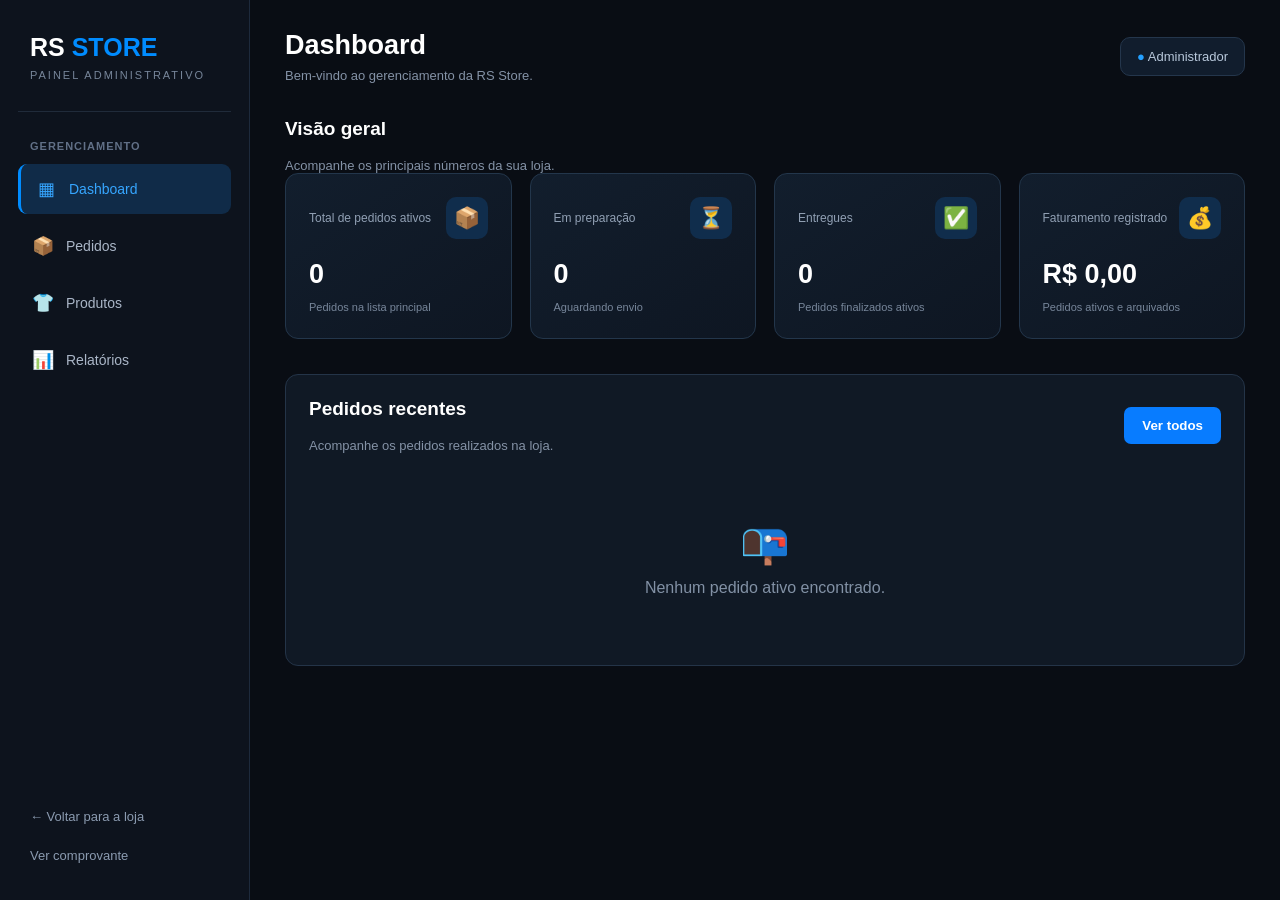
<file: admin.html>
<!DOCTYPE html>
<html lang="pt-BR">

<head>
    <meta charset="UTF-8">
    <meta name="viewport" content="width=device-width, initial-scale=1.0">
    <title>Administração | RS Store</title>

    <style>
        * {
            margin: 0;
            padding: 0;
            box-sizing: border-box;
            font-family: Arial, Helvetica, sans-serif;
        }

        body {
            background: #090d14;
            color: #fff;
            min-height: 100vh;
        }

        .layout {
            display: flex;
            min-height: 100vh;
        }

        .sidebar {
            width: 250px;
            background: #0d131d;
            border-right: 1px solid #1d2a3c;
            padding: 28px 18px;
            position: fixed;
            height: 100vh;
            left: 0;
            top: 0;
            z-index: 10;
        }

        .logo {
            padding: 5px 12px 30px;
            border-bottom: 1px solid #202b3a;
        }

        .logo h2 {
            font-size: 25px;
            font-weight: 900;
        }

        .logo span {
            color: #008cff;
        }

        .logo p {
            color: #77869a;
            font-size: 11px;
            margin-top: 7px;
            letter-spacing: 2px;
        }

        .menu-titulo {
            color: #617087;
            font-size: 11px;
            font-weight: bold;
            margin: 28px 12px 12px;
            text-transform: uppercase;
            letter-spacing: 1px;
        }

        .menu a {
            display: flex;
            align-items: center;
            gap: 12px;
            padding: 14px;
            margin-bottom: 7px;
            color: #aab6c7;
            text-decoration: none;
            border-radius: 9px;
            font-size: 14px;
            transition: .3s;
        }

        .menu a:hover,
        .menu a.ativo {
            background: #102b48;
            color: #36a6ff;
        }

        .menu a.ativo {
            border-left: 3px solid #008cff;
        }

        .menu-icone {
            font-size: 18px;
            width: 22px;
            text-align: center;
        }

        .sidebar-rodape {
            position: absolute;
            bottom: 25px;
            left: 18px;
            right: 18px;
        }

        .sidebar-rodape a {
            display: block;
            color: #8b9bb0;
            text-decoration: none;
            padding: 12px;
            border-radius: 8px;
            font-size: 13px;
        }

        .sidebar-rodape a:hover {
            color: #008cff;
            background: #142033;
        }

        .conteudo {
            width: calc(100% - 250px);
            margin-left: 250px;
            padding: 30px 35px;
        }

        .topo {
            display: flex;
            align-items: center;
            justify-content: space-between;
            gap: 20px;
            margin-bottom: 35px;
        }

        .topo h1 {
            font-size: 27px;
        }

        .topo p {
            color: #8492a6;
            font-size: 13px;
            margin-top: 7px;
        }

        .admin-identificacao {
            background: #111d2d;
            border: 1px solid #24364c;
            padding: 11px 16px;
            border-radius: 10px;
            color: #b9c9dc;
            font-size: 13px;
        }

        .admin-identificacao span {
            color: #24a0ff;
            font-weight: bold;
        }

        .secao {
            margin-bottom: 35px;
        }

        .titulo-secao {
            font-size: 19px;
            margin-bottom: 18px;
        }

        .subtitulo {
            color: #8492a6;
            font-size: 13px;
            margin-top: 6px;
        }

        .cards {
            display: grid;
            grid-template-columns: repeat(4, 1fr);
            gap: 18px;
            margin-bottom: 35px;
        }

        .card {
            background: linear-gradient(145deg, #121e2d, #0e1622);
            border: 1px solid #23364b;
            border-radius: 13px;
            padding: 23px;
            transition: .3s;
        }

        .card:hover {
            transform: translateY(-4px);
            border-color: #008cff;
            box-shadow: 0 5px 22px #008cff18;
        }

        .card-topo {
            display: flex;
            justify-content: space-between;
            align-items: center;
            margin-bottom: 20px;
        }

        .card-icone {
            width: 42px;
            height: 42px;
            display: flex;
            align-items: center;
            justify-content: center;
            border-radius: 10px;
            background: #102d4c;
            font-size: 21px;
        }

        .card-legenda {
            color: #91a0b4;
            font-size: 12px;
        }

        .card h2 {
            font-size: 27px;
            margin-bottom: 7px;
        }

        .card small {
            color: #77869a;
            font-size: 11px;
        }

        .caixa {
            background: #101925;
            border: 1px solid #243448;
            border-radius: 13px;
            padding: 23px;
            margin-bottom: 22px;
        }

        .pedidos-topo {
            display: flex;
            align-items: center;
            justify-content: space-between;
            flex-wrap: wrap;
            gap: 15px;
            margin-bottom: 22px;
        }

        .pesquisa,
        .campo,
        .campo-select,
        .campo-textarea {
            background: #0a111b;
            border: 1px solid #2b3d53;
            border-radius: 8px;
            padding: 12px 14px;
            color: white;
            outline: none;
            width: 100%;
        }

        .pesquisa {
            width: 280px;
        }

        .pesquisa:focus,
        .campo:focus,
        .campo-select:focus,
        .campo-textarea:focus {
            border-color: #008cff;
        }

        .campo-select option {
            background: #101925;
        }

        .pedido-admin {
            background: #0b1420;
            border: 1px solid #26394e;
            border-radius: 11px;
            padding: 20px;
            margin-bottom: 15px;
            transition: .3s;
        }

        .pedido-admin:hover {
            border-color: #087cff;
        }

        .pedido-cabecalho {
            display: flex;
            justify-content: space-between;
            align-items: center;
            gap: 12px;
            flex-wrap: wrap;
            padding-bottom: 15px;
            border-bottom: 1px solid #243448;
            margin-bottom: 15px;
        }

        .pedido-numero {
            color: #36a6ff;
            font-size: 15px;
            font-weight: bold;
        }

        .pedido-data {
            color: #8492a6;
            font-size: 12px;
        }

        .pedido-informacoes {
            display: grid;
            grid-template-columns: repeat(3, 1fr);
            gap: 15px;
            margin-bottom: 18px;
        }

        .info-item small {
            display: block;
            color: #8291a5;
            font-size: 11px;
            margin-bottom: 7px;
        }

        .info-item strong {
            font-size: 14px;
            overflow-wrap: anywhere;
        }

        .pedido-acoes {
            display: flex;
            align-items: center;
            gap: 12px;
            flex-wrap: wrap;
        }

        .pedido-acoes select {
            background: #101d2c;
            color: white;
            border: 1px solid #087cff;
            border-radius: 7px;
            padding: 10px;
            outline: none;
        }

        .botao {
            background: #087cff;
            color: white;
            border: none;
            padding: 11px 18px;
            border-radius: 7px;
            font-weight: bold;
            cursor: pointer;
            transition: .3s;
        }

        .botao:hover {
            background: #0062cc;
            box-shadow: 0 0 12px #087cff55;
        }

        .botao-secundario {
            background: #26384c;
            border: 1px solid #42617f;
            color: #d5e8ff;
        }

        .botao-secundario:hover {
            background: #34516f;
        }

        .botao-perigo {
            background: #672b35;
        }

        .botao-perigo:hover {
            background: #8b2636;
        }

        .status {
            padding: 6px 11px;
            border-radius: 20px;
            font-size: 11px;
            font-weight: bold;
            display: inline-block;
        }

        .status-realizado {
            background: #26354b;
            color: #b9d0ef;
        }

        .status-preparacao {
            background: #45391c;
            color: #ffd36a;
        }

        .status-enviado {
            background: #123b53;
            color: #55c5ff;
        }

        .status-entregue {
            background: #153d2c;
            color: #55e39b;
        }

        .sem-pedidos {
            text-align: center;
            padding: 45px 15px;
            color: #8291a5;
        }

        .sem-pedidos div {
            font-size: 40px;
            margin-bottom: 12px;
        }

        /* FORMULÁRIO DE PRODUTOS */

        .form-produto {
            display: grid;
            grid-template-columns: repeat(2, 1fr);
            gap: 17px;
        }

        .campo-grupo {
            display: flex;
            flex-direction: column;
            gap: 8px;
        }

        .campo-grupo label {
            color: #b8c7d9;
            font-size: 13px;
            font-weight: bold;
        }

        .campo-grupo.completo {
            grid-column: 1 / -1;
        }

        .campo-textarea {
            min-height: 85px;
            resize: vertical;
        }

        .campo-ajuda {
            color: #788ba2;
            font-size: 11px;
            line-height: 1.5;
        }

        .acoes-formulario {
            grid-column: 1 / -1;
            display: flex;
            gap: 10px;
            flex-wrap: wrap;
            margin-top: 5px;
        }

        .produto-admin {
            display: grid;
            grid-template-columns: 80px 1fr auto;
            align-items: center;
            gap: 17px;
            background: #0b1420;
            border: 1px solid #26394e;
            border-radius: 11px;
            padding: 15px;
            margin-bottom: 12px;
        }

        .produto-admin img {
            width: 80px;
            height: 80px;
            object-fit: cover;
            background: #172435;
            border-radius: 8px;
        }

        .produto-admin h3 {
            font-size: 15px;
            margin-bottom: 7px;
        }

        .produto-admin p {
            color: #91a0b4;
            font-size: 12px;
            margin-top: 4px;
        }

        .produto-admin-acoes {
            display: flex;
            flex-wrap: wrap;
            gap: 8px;
            justify-content: flex-end;
        }

        .produto-admin-acoes button {
            padding: 9px 12px;
            font-size: 12px;
        }

        .produto-inativo {
            opacity: .55;
        }

        .etiqueta-ativo {
            color: #55e39b !important;
        }

        .etiqueta-inativo {
            color: #ff8d8d !important;
        }

        /* RELATÓRIOS */

        .relatorio-grid {
            display: grid;
            grid-template-columns: repeat(4, 1fr);
            gap: 16px;
            margin-bottom: 22px;
        }

        .relatorio-card {
            background: linear-gradient(145deg, #121e2d, #0e1622);
            border: 1px solid #23364b;
            border-radius: 12px;
            padding: 20px;
        }

        .relatorio-card p {
            color: #91a0b4;
            font-size: 12px;
            margin-bottom: 12px;
        }

        .relatorio-card h2 {
            font-size: 23px;
            color: #36a6ff;
        }

        .barra-relatorio {
            margin: 17px 0;
        }

        .barra-relatorio-topo {
            display: flex;
            justify-content: space-between;
            gap: 12px;
            font-size: 13px;
            margin-bottom: 8px;
        }

        .barra-fundo {
            width: 100%;
            height: 10px;
            background: #202e40;
            border-radius: 20px;
            overflow: hidden;
        }

        .barra-preenchida {
            height: 100%;
            background: linear-gradient(90deg, #006eff, #26b5ff);
            border-radius: 20px;
            min-width: 2px;
        }

        .tabela-relatorio {
            width: 100%;
            border-collapse: collapse;
            margin-top: 15px;
        }

        .tabela-relatorio th,
        .tabela-relatorio td {
            text-align: left;
            padding: 13px 10px;
            border-bottom: 1px solid #26394e;
            font-size: 13px;
        }

        .tabela-relatorio th {
            color: #36a6ff;
        }

        .tabela-relatorio td {
            color: #c2cede;
        }

        .area-futura {
            display: none;
        }

        @media (max-width: 1100px) {
            .cards,
            .relatorio-grid {
                grid-template-columns: repeat(2, 1fr);
            }
        }

        @media (max-width: 750px) {
            .sidebar {
                width: 100%;
                height: auto;
                position: relative;
                padding: 15px;
            }

            .logo {
                padding-bottom: 15px;
            }

            .menu-titulo,
            .sidebar-rodape {
                display: none;
            }

            .menu {
                display: flex;
                flex-wrap: wrap;
                gap: 5px;
                margin-top: 12px;
            }

            .menu a {
                margin: 0;
                padding: 10px;
                font-size: 12px;
            }

            .layout {
                display: block;
            }

            .conteudo {
                width: 100%;
                margin: 0;
                padding: 22px 15px;
            }

            .topo {
                align-items: flex-start;
                flex-direction: column;
            }

            .pedido-informacoes {
                grid-template-columns: 1fr 1fr;
            }

            .produto-admin {
                grid-template-columns: 65px 1fr;
            }

            .produto-admin img {
                width: 65px;
                height: 65px;
            }

            .produto-admin-acoes {
                grid-column: 1 / -1;
                justify-content: flex-start;
            }
        }

        @media (max-width: 480px) {
            .cards,
            .relatorio-grid {
                grid-template-columns: 1fr;
            }

            .pedido-informacoes,
            .form-produto {
                grid-template-columns: 1fr;
            }

            .campo-grupo.completo,
            .acoes-formulario {
                grid-column: auto;
            }

            .pesquisa {
                width: 100%;
            }

            .pedidos-topo {
                align-items: stretch;
            }

            .tabela-relatorio {
                font-size: 11px;
            }

            .tabela-relatorio th,
            .tabela-relatorio td {
                padding: 9px 5px;
            }
        }
    </style>
</head>

<body>

<div class="layout">

    <aside class="sidebar">

        <div class="logo">
            <h2>RS <span>STORE</span></h2>
            <p>PAINEL ADMINISTRATIVO</p>
        </div>

        <p class="menu-titulo">GERENCIAMENTO</p>

        <nav class="menu">

            <a href="#" class="ativo"
                onclick="mostrarSecao('dashboard', this); return false;">
                <span class="menu-icone">▦</span>
                Dashboard
            </a>

            <a href="#"
                onclick="mostrarSecao('pedidos', this); return false;">
                <span class="menu-icone">📦</span>
                Pedidos
            </a>

            <a href="#"
                onclick="mostrarSecao('produtos', this); return false;">
                <span class="menu-icone">👕</span>
                Produtos
            </a>

            <a href="#"
                onclick="mostrarSecao('relatorios', this); return false;">
                <span class="menu-icone">📊</span>
                Relatórios
            </a>

        </nav>

        <div class="sidebar-rodape">
            <a href="index.html">← Voltar para a loja</a>
            <a href="comprovante.html">Ver comprovante</a>
        </div>

    </aside>

    <main class="conteudo">

        <div class="topo">
            <div>
                <h1 id="tituloPagina">Dashboard</h1>
                <p>Bem-vindo ao gerenciamento da RS Store.</p>
            </div>

            <div class="admin-identificacao">
                <span>●</span> Administrador
            </div>
        </div>

        <!-- DASHBOARD -->

        <section id="dashboard" class="secao">

            <h2 class="titulo-secao">Visão geral</h2>
            <p class="subtitulo">
                Acompanhe os principais números da sua loja.
            </p>

            <div class="cards">

                <div class="card">
                    <div class="card-topo">
                        <span class="card-legenda">Total de pedidos ativos</span>
                        <div class="card-icone">📦</div>
                    </div>
                    <h2 id="totalPedidos">0</h2>
                    <small>Pedidos na lista principal</small>
                </div>

                <div class="card">
                    <div class="card-topo">
                        <span class="card-legenda">Em preparação</span>
                        <div class="card-icone">⏳</div>
                    </div>
                    <h2 id="pedidosPreparacao">0</h2>
                    <small>Aguardando envio</small>
                </div>

                <div class="card">
                    <div class="card-topo">
                        <span class="card-legenda">Entregues</span>
                        <div class="card-icone">✅</div>
                    </div>
                    <h2 id="pedidosEntregues">0</h2>
                    <small>Pedidos finalizados ativos</small>
                </div>

                <div class="card">
                    <div class="card-topo">
                        <span class="card-legenda">Faturamento registrado</span>
                        <div class="card-icone">💰</div>
                    </div>
                    <h2 id="faturamento">R$ 0,00</h2>
                    <small>Pedidos ativos e arquivados</small>
                </div>

            </div>

            <div class="caixa">

                <div class="pedidos-topo">
                    <div>
                        <h2 class="titulo-secao">Pedidos recentes</h2>
                        <p class="subtitulo">
                            Acompanhe os pedidos realizados na loja.
                        </p>
                    </div>

                    <button class="botao"
                        onclick="mostrarSecao('pedidos')">
                        Ver todos
                    </button>
                </div>

                <div id="pedidosRecentes"></div>

            </div>

        </section>

        <!-- PEDIDOS -->

        <section id="pedidos" class="secao" style="display:none;">

            <div class="caixa">

                <div class="pedidos-topo">
                    <div>
                        <h2 class="titulo-secao">
                            Gerenciamento de pedidos
                        </h2>
                        <p class="subtitulo">
                            Consulte, atualize e arquive pedidos entregues.
                        </p>
                    </div>

                    <input
                        type="text"
                        id="pesquisaPedido"
                        class="pesquisa"
                        placeholder="Pesquisar pedido ou cliente..."
                        oninput="carregarPedidos()"
                    >
                </div>

                <div id="listaPedidos">
                    Carregando pedidos...
                </div>

            </div>

        </section>

        <!-- GERENCIADOR DE PRODUTOS -->

        <section id="produtos" class="secao" style="display:none;">

            <div class="caixa">

                <div class="pedidos-topo">
                    <div>
                        <h2 class="titulo-secao">Gerenciador de produtos</h2>
                        <p class="subtitulo">
                            Cadastre, edite, remova e controle os produtos da loja.
                        </p>
                    </div>
                </div>

                <form id="formProduto" class="form-produto">

                    <input type="hidden" id="produtoId">

                    <div class="campo-grupo">
                        <label for="produtoNome">Nome do produto</label>
                        <input class="campo" id="produtoNome"
                            placeholder="Ex.: Camiseta Nike Preta" required>
                    </div>

                    <div class="campo-grupo">
                        <label for="produtoMarca">Marca</label>
                        <select class="campo-select" id="produtoMarca" required>
                            <option value="">Selecione</option>
                            <option>Nike</option>
                            <option>Adidas</option>
                            <option>Tommy Hilfiger</option>
                            <option>Quiksilver</option>
                            <option>Lacoste</option>
                            <option>Louis Vuitton</option>
                            <option>Sem marca</option>
                        </select>
                    </div>

                    <div class="campo-grupo">
                        <label for="produtoCategoria">Categoria</label>
                        <select class="campo-select" id="produtoCategoria" required>
                            <option value="">Selecione</option>
                            <option value="camiseta">Camiseta</option>
                            <option value="calca">Calça</option>
                            <option value="moletom">Moletom</option>
                            <option value="short">Short</option>
                            <option value="bone">Boné</option>
                        </select>
                    </div>

                    <div class="campo-grupo">
                        <label for="produtoPreco">Preço (R$)</label>
                        <input class="campo" id="produtoPreco"
                            type="number" min="0.01" step="0.01"
                            placeholder="99.90" required>
                    </div>

                    <div class="campo-grupo">
                        <label for="produtoOferta">Preço promocional (opcional)</label>
                        <input class="campo" id="produtoOferta"
                            type="number" min="0.01" step="0.01"
                            placeholder="Deixe vazio se não houver oferta">
                        <span class="campo-ajuda">
                            O preço promocional deve ser menor que o preço normal.
                        </span>
                    </div>

                    <div class="campo-grupo">
                        <label for="produtoImagem">Caminho da imagem</label>
                        <input class="campo" id="produtoImagem"
                            placeholder="img/camiseta.jpg" required>
                        <span class="campo-ajuda">
                            Informe o caminho da imagem que já está na pasta img.
                        </span>
                    </div>

                    <div class="campo-grupo completo">
                        <label for="produtoDescricao">Descrição (opcional)</label>
                        <textarea class="campo-textarea" id="produtoDescricao"
                            placeholder="Descreva o produto..."></textarea>
                    </div>

                    <div class="acoes-formulario">
                        <button type="submit" class="botao" id="botaoSalvarProduto">
                            + Cadastrar produto
                        </button>

                        <button type="button" class="botao botao-secundario"
                            onclick="limparFormularioProduto()">
                            Limpar formulário
                        </button>
                    </div>

                </form>

            </div>

            <div class="caixa">

                <div class="pedidos-topo">
                    <div>
                        <h2 class="titulo-secao">Produtos cadastrados</h2>
                        <p class="subtitulo" id="contadorProdutos">
                            0 produtos cadastrados
                        </p>
                    </div>

                    <input
                        type="text"
                        id="pesquisaProdutoAdmin"
                        class="pesquisa"
                        placeholder="Pesquisar produto..."
                        oninput="carregarProdutosAdmin()"
                    >
                </div>

                <div id="listaProdutosAdmin"></div>

            </div>

        </section>

        <!-- RELATÓRIOS -->

        <section id="relatorios" class="secao" style="display:none;">

            <div class="relatorio-grid">

                <div class="relatorio-card">
                    <p>Faturamento total</p>
                    <h2 id="relatorioFaturamento">R$ 0,00</h2>
                </div>

                <div class="relatorio-card">
                    <p>Total de pedidos</p>
                    <h2 id="relatorioPedidos">0</h2>
                </div>

                <div class="relatorio-card">
                    <p>Unidades vendidas</p>
                    <h2 id="relatorioUnidades">0</h2>
                </div>

                <div class="relatorio-card">
                    <p>Ticket médio</p>
                    <h2 id="relatorioTicket">R$ 0,00</h2>
                </div>

            </div>

            <div class="caixa">
                <h2 class="titulo-secao">🏆 Produtos mais vendidos</h2>
                <p class="subtitulo">
                    Ranking calculado a partir dos pedidos registrados.
                </p>

                <div id="graficoProdutos"></div>
            </div>

            <div class="caixa">
                <h2 class="titulo-secao">Histórico de vendas</h2>
                <p class="subtitulo">
                    Inclui pedidos ativos e pedidos arquivados.
                </p>

                <div id="tabelaVendas"></div>
            </div>

        </section>

    </main>

</div>

<script>

    // ========================================
    // FUNÇÕES GERAIS
    // ========================================

    function formatarDinheiro(valor) {
        return Number(valor || 0).toLocaleString("pt-BR", {
            style: "currency",
            currency: "BRL"
        });
    }

    function escaparHTML(valor) {
        return String(valor ?? "").replace(/[&<>"']/g, caractere => ({
            "&": "&amp;",
            "<": "&lt;",
            ">": "&gt;",
            '"': "&quot;",
            "'": "&#039;"
        })[caractere]);
    }

    function lerLista(chave) {
        try {
            const dados = JSON.parse(localStorage.getItem(chave));
            return Array.isArray(dados) ? dados : [];
        } catch {
            return [];
        }
    }

    function nomeStatus(status) {
        const nomes = {
            realizado: "Realizado",
            preparacao: "Em preparação",
            enviado: "Enviado",
            entregue: "Entregue"
        };

        return nomes[status] || "Realizado";
    }


    // ========================================
    // PEDIDOS
    // ========================================

    function obterPedidos() {

        let pedidos = lerLista("pedidosRSStore");
        let arquivados = lerLista("pedidosArquivadosRSStore");

        let comprovante = null;

        try {
            comprovante = JSON.parse(
                localStorage.getItem("comprovanteCompra")
            );
        } catch {
            comprovante = null;
        }

        if (comprovante && comprovante.numero) {

            const existeAtivo = pedidos.some(
                pedido => pedido.numero === comprovante.numero
            );

            const existeArquivado = arquivados.some(
                pedido => pedido.numero === comprovante.numero
            );

            if (!existeAtivo && !existeArquivado) {

                comprovante.status = comprovante.status || "realizado";

                pedidos.push(comprovante);

                localStorage.setItem(
                    "pedidosRSStore",
                    JSON.stringify(pedidos)
                );
            }
        }

        return pedidos;
    }


    // ========================================
    // HISTÓRICO COMPLETO SEM DUPLICAR PEDIDOS
    // ========================================

    function obterTodosPedidos() {

        const ativos = obterPedidos();
        const arquivados = lerLista("pedidosArquivadosRSStore");

        const todos = [...ativos];

        arquivados.forEach(pedido => {
            if (!todos.some(item => item.numero === pedido.numero)) {
                todos.push(pedido);
            }
        });

        return todos;
    }


    // ========================================
    // DASHBOARD
    // ========================================

    function atualizarDashboard() {

        const pedidos = obterPedidos();
        const todos = obterTodosPedidos();

        const preparacao = pedidos.filter(
            pedido => pedido.status === "preparacao"
        ).length;

        const entregues = pedidos.filter(
            pedido => pedido.status === "entregue"
        ).length;

        const faturamento = todos.reduce(
            (soma, pedido) => soma + Number(pedido.total || 0),
            0
        );

        document.getElementById("totalPedidos").textContent =
            pedidos.length;

        document.getElementById("pedidosPreparacao").textContent =
            preparacao;

        document.getElementById("pedidosEntregues").textContent =
            entregues;

        document.getElementById("faturamento").textContent =
            formatarDinheiro(faturamento);

        const recentes = pedidos.slice().reverse().slice(0, 3);
        const areaRecentes = document.getElementById("pedidosRecentes");

        if (recentes.length === 0) {
            areaRecentes.innerHTML = `
                <div class="sem-pedidos">
                    <div>📭</div>
                    <p>Nenhum pedido ativo encontrado.</p>
                </div>
            `;
            return;
        }

        areaRecentes.innerHTML = recentes.map(pedido => `
            <div class="pedido-admin">

                <div class="pedido-cabecalho">
                    <span class="pedido-numero">
                        Pedido #${escaparHTML(pedido.numero)}
                    </span>

                    <span class="pedido-data">
                        ${escaparHTML(pedido.data || "Data não informada")}
                    </span>
                </div>

                <div class="pedido-informacoes">

                    <div class="info-item">
                        <small>Cliente</small>
                        <strong>
                            ${escaparHTML(pedido.cliente?.nome || "Não informado")}
                        </strong>
                    </div>

                    <div class="info-item">
                        <small>Valor</small>
                        <strong>${formatarDinheiro(pedido.total)}</strong>
                    </div>

                    <div class="info-item">
                        <small>Status</small>
                        <strong>
                            ${nomeStatus(pedido.status || "realizado")}
                        </strong>
                    </div>

                </div>
            </div>
        `).join("");
    }


    // ========================================
    // LISTAR PEDIDOS
    // ========================================

    function carregarPedidos() {

        const pedidos = obterPedidos();
        const lista = document.getElementById("listaPedidos");
        const pesquisa = document.getElementById("pesquisaPedido");

        const termo = pesquisa
            ? pesquisa.value.toLowerCase()
            : "";

        const filtrados = pedidos
            .map((pedido, indice) => ({
                ...pedido,
                indiceOriginal: indice
            }))
            .reverse()
            .filter(pedido => {

                const numero = String(pedido.numero || "").toLowerCase();
                const cliente = String(pedido.cliente?.nome || "").toLowerCase();

                return numero.includes(termo) || cliente.includes(termo);
            });

        if (filtrados.length === 0) {
            lista.innerHTML = `
                <div class="sem-pedidos">
                    <div>📭</div>
                    <p>Nenhum pedido encontrado.</p>
                </div>
            `;
            return;
        }

        lista.innerHTML = filtrados.map(pedido => {

            const status = pedido.status || "realizado";

            return `
                <div class="pedido-admin">

                    <div class="pedido-cabecalho">
                        <span class="pedido-numero">
                            Pedido #${escaparHTML(pedido.numero)}
                        </span>

                        <span class="pedido-data">
                            ${escaparHTML(pedido.data || "Data não informada")}
                        </span>
                    </div>

                    <div class="pedido-informacoes">

                        <div class="info-item">
                            <small>Cliente</small>
                            <strong>
                                ${escaparHTML(pedido.cliente?.nome || "Não informado")}
                            </strong>
                        </div>

                        <div class="info-item">
                            <small>Pagamento</small>
                            <strong>
                                ${escaparHTML(pedido.pagamento || "Não informado")}
                            </strong>
                        </div>

                        <div class="info-item">
                            <small>Valor total</small>
                            <strong>${formatarDinheiro(pedido.total)}</strong>
                        </div>

                    </div>

                    <div class="pedido-acoes">

                        <span class="status status-${escaparHTML(status)}">
                            ${nomeStatus(status)}
                        </span>

                        <select id="status-${pedido.indiceOriginal}">
                            <option value="realizado"
                                ${status === "realizado" ? "selected" : ""}>
                                Realizado
                            </option>

                            <option value="preparacao"
                                ${status === "preparacao" ? "selected" : ""}>
                                Em preparação
                            </option>

                            <option value="enviado"
                                ${status === "enviado" ? "selected" : ""}>
                                Enviado
                            </option>

                            <option value="entregue"
                                ${status === "entregue" ? "selected" : ""}>
                                Entregue
                            </option>
                        </select>

                        <button class="botao"
                            onclick="atualizarStatus(${pedido.indiceOriginal})">
                            Salvar status
                        </button>

                        ${status === "entregue" ? `
                            <button class="botao botao-secundario"
                                onclick="arquivarPedido(${pedido.indiceOriginal})">
                                📥 Arquivar pedido
                            </button>
                        ` : ""}

                    </div>

                </div>
            `;
        }).join("");
    }


    // ========================================
    // ATUALIZAR STATUS
    // ========================================

    function atualizarStatus(indice) {

        const pedidos = obterPedidos();
        const seletor = document.getElementById("status-" + indice);

        if (!pedidos[indice] || !seletor) {
            alert("Pedido não encontrado.");
            return;
        }

        pedidos[indice].status = seletor.value;

        localStorage.setItem(
            "pedidosRSStore",
            JSON.stringify(pedidos)
        );

        let comprovante = null;

        try {
            comprovante = JSON.parse(
                localStorage.getItem("comprovanteCompra")
            );
        } catch {
            comprovante = null;
        }

        if (
            comprovante &&
            comprovante.numero === pedidos[indice].numero
        ) {
            comprovante.status = seletor.value;

            localStorage.setItem(
                "comprovanteCompra",
                JSON.stringify(comprovante)
            );
        }

        atualizarDashboard();
        carregarPedidos();

        alert("Status do pedido atualizado!");
    }


    // ========================================
    // ARQUIVAR PEDIDO
    // ========================================

    function arquivarPedido(indice) {

        const pedidos = obterPedidos();

        if (!pedidos[indice]) {
            alert("Pedido não encontrado.");
            return;
        }

        if (pedidos[indice].status !== "entregue") {
            alert("Somente pedidos entregues podem ser arquivados.");
            return;
        }

        if (!confirm(
            "Deseja arquivar este pedido? Ele sairá da lista principal, mas continuará salvo no histórico."
        )) {
            return;
        }

        const arquivados = lerLista("pedidosArquivadosRSStore");
        const pedido = pedidos[indice];

        pedido.arquivadoEm = new Date().toLocaleString("pt-BR");

        if (!arquivados.some(item => item.numero === pedido.numero)) {
            arquivados.push(pedido);
        }

        pedidos.splice(indice, 1);

        localStorage.setItem(
            "pedidosArquivadosRSStore",
            JSON.stringify(arquivados)
        );

        localStorage.setItem(
            "pedidosRSStore",
            JSON.stringify(pedidos)
        );

        atualizarDashboard();
        carregarPedidos();

        alert("Pedido arquivado com sucesso!");
    }


    // ========================================
    // PRODUTOS - ARMAZENAMENTO
    // ========================================

    function obterProdutosAdmin() {
        return lerLista("produtosRSStore");
    }

    function salvarProdutosAdmin(produtos) {
        localStorage.setItem(
            "produtosRSStore",
            JSON.stringify(produtos)
        );
    }


    // ========================================
    // CADASTRAR OU EDITAR PRODUTO
    // ========================================

    document.getElementById("formProduto").addEventListener(
        "submit",
        function(event) {

            event.preventDefault();

            const id = document.getElementById("produtoId").value;

            const nome = document.getElementById("produtoNome").value.trim();
            const marca = document.getElementById("produtoMarca").value;
            const categoria = document.getElementById("produtoCategoria").value;
            const preco = Number(document.getElementById("produtoPreco").value);
            const precoOfertaTexto = document.getElementById("produtoOferta").value;
            const imagem = document.getElementById("produtoImagem").value.trim();
            const descricao = document.getElementById("produtoDescricao").value.trim();

            const precoOferta = precoOfertaTexto === ""
                ? null
                : Number(precoOfertaTexto);

            if (!nome || !marca || !categoria || !imagem || preco <= 0) {
                alert("Preencha corretamente todos os campos obrigatórios.");
                return;
            }

            if (
                precoOferta !== null &&
                (precoOferta <= 0 || precoOferta >= preco)
            ) {
                alert("O preço promocional precisa ser maior que zero e menor que o preço normal.");
                return;
            }

            const produtos = obterProdutosAdmin();

            if (id) {

                const indice = produtos.findIndex(
                    produto => String(produto.id) === String(id)
                );

                if (indice === -1) {
                    alert("Produto não encontrado.");
                    return;
                }

                produtos[indice] = {
                    ...produtos[indice],
                    nome,
                    marca,
                    categoria,
                    preco,
                    precoOferta,
                    imagem,
                    descricao
                };

                alert("Produto atualizado com sucesso!");

            } else {

                produtos.push({
                    id: "prod-" + Date.now(),
                    nome,
                    marca,
                    categoria,
                    preco,
                    precoOferta,
                    imagem,
                    descricao,
                    ativo: true,
                    criadoEm: new Date().toLocaleDateString("pt-BR")
                });

                alert("Produto cadastrado com sucesso!");
            }

            salvarProdutosAdmin(produtos);

            limparFormularioProduto();
            carregarProdutosAdmin();
        }
    );


    // ========================================
    // LIMPAR FORMULÁRIO
    // ========================================

    function limparFormularioProduto() {

        document.getElementById("formProduto").reset();
        document.getElementById("produtoId").value = "";

        document.getElementById("botaoSalvarProduto").textContent =
            "+ Cadastrar produto";
    }


    // ========================================
    // LISTAR PRODUTOS CADASTRADOS
    // ========================================

    function carregarProdutosAdmin() {

        const produtos = obterProdutosAdmin();
        const lista = document.getElementById("listaProdutosAdmin");
        const pesquisa = document.getElementById("pesquisaProdutoAdmin");

        const termo = pesquisa
            ? pesquisa.value.toLowerCase()
            : "";

        const filtrados = produtos.filter(produto =>
            String(produto.nome || "").toLowerCase().includes(termo) ||
            String(produto.marca || "").toLowerCase().includes(termo) ||
            String(produto.categoria || "").toLowerCase().includes(termo)
        );

        document.getElementById("contadorProdutos").textContent =
            produtos.length + (produtos.length === 1
                ? " produto cadastrado"
                : " produtos cadastrados");

        if (filtrados.length === 0) {
            lista.innerHTML = `
                <div class="sem-pedidos">
                    <div>👕</div>
                    <p>Nenhum produto encontrado.</p>
                    <small>Cadastre um produto no formulário acima.</small>
                </div>
            `;
            return;
        }

        lista.innerHTML = filtrados.map(produto => {

            const ativo = produto.ativo !== false;

            return `
                <div class="produto-admin ${ativo ? "" : "produto-inativo"}">

                    <img
                        src="${escaparHTML(produto.imagem)}"
                        alt="${escaparHTML(produto.nome)}"
                        onerror="this.style.opacity='.25'; this.alt='Imagem indisponível';"
                    >

                    <div>
                        <h3>${escaparHTML(produto.nome)}</h3>

                        <p>
                            ${escaparHTML(produto.marca)} •
                            ${escaparHTML(produto.categoria)}
                        </p>

                        <p>
                            ${produto.precoOferta
                                ? `<s>${formatarDinheiro(produto.preco)}</s>
                                   <strong>${formatarDinheiro(produto.precoOferta)}</strong>`
                                : `<strong>${formatarDinheiro(produto.preco)}</strong>`
                            }
                        </p>

                        <p class="${ativo ? "etiqueta-ativo" : "etiqueta-inativo"}">
                            ${ativo ? "● Produto ativo na loja" : "● Produto desativado"}
                        </p>
                    </div>

                    <div class="produto-admin-acoes">

                        <button class="botao"
                            onclick="editarProduto('${escaparHTML(produto.id)}')">
                            ✏️ Editar
                        </button>

                        <button class="botao botao-secundario"
                            onclick="alternarProduto('${escaparHTML(produto.id)}')">
                            ${ativo ? "Desativar" : "Ativar"}
                        </button>

                        <button class="botao botao-perigo"
                            onclick="excluirProduto('${escaparHTML(produto.id)}')">
                            🗑 Excluir
                        </button>

                    </div>

                </div>
            `;
        }).join("");
    }


    // ========================================
    // EDITAR PRODUTO
    // ========================================

    function editarProduto(id) {

        const produtos = obterProdutosAdmin();

        const produto = produtos.find(
            item => String(item.id) === String(id)
        );

        if (!produto) {
            alert("Produto não encontrado.");
            return;
        }

        document.getElementById("produtoId").value = produto.id;
        document.getElementById("produtoNome").value = produto.nome;
        document.getElementById("produtoMarca").value = produto.marca;
        document.getElementById("produtoCategoria").value = produto.categoria;
        document.getElementById("produtoPreco").value = produto.preco;
        document.getElementById("produtoOferta").value =
            produto.precoOferta || "";
        document.getElementById("produtoImagem").value = produto.imagem;
        document.getElementById("produtoDescricao").value =
            produto.descricao || "";

        document.getElementById("botaoSalvarProduto").textContent =
            "Salvar alterações";

        window.scrollTo({
            top: 0,
            behavior: "smooth"
        });
    }


    // ========================================
    // ATIVAR OU DESATIVAR PRODUTO
    // ========================================

    function alternarProduto(id) {

        const produtos = obterProdutosAdmin();

        const indice = produtos.findIndex(
            produto => String(produto.id) === String(id)
        );

        if (indice === -1) {
            alert("Produto não encontrado.");
            return;
        }

        produtos[indice].ativo =
            produtos[indice].ativo === false;

        salvarProdutosAdmin(produtos);
        carregarProdutosAdmin();
    }


    // ========================================
    // EXCLUIR PRODUTO
    // ========================================

    function excluirProduto(id) {

        if (!confirm(
            "Tem certeza que deseja excluir este produto? Essa ação não poderá ser desfeita."
        )) {
            return;
        }

        let produtos = obterProdutosAdmin();

        produtos = produtos.filter(
            produto => String(produto.id) !== String(id)
        );

        salvarProdutosAdmin(produtos);

        carregarProdutosAdmin();

        alert("Produto excluído.");
    }


    // ========================================
    // RELATÓRIOS
    // ========================================

    function atualizarRelatorios() {

        const pedidos = obterTodosPedidos();

        let faturamento = 0;
        let unidades = 0;

        const vendasPorProduto = {};

        pedidos.forEach(pedido => {

            faturamento += Number(pedido.total || 0);

            (pedido.produtos || []).forEach(produto => {

                const quantidade = Number(produto.quantidade || 1);
                const nome = produto.nome || "Produto sem nome";

                unidades += quantidade;

                if (!vendasPorProduto[nome]) {
                    vendasPorProduto[nome] = {
                        quantidade: 0,
                        valor: 0
                    };
                }

                vendasPorProduto[nome].quantidade += quantidade;

                vendasPorProduto[nome].valor +=
                    Number(produto.preco || 0) * quantidade;
            });
        });

        const quantidadePedidos = pedidos.length;

        const ticketMedio = quantidadePedidos > 0
            ? faturamento / quantidadePedidos
            : 0;

        document.getElementById("relatorioFaturamento").textContent =
            formatarDinheiro(faturamento);

        document.getElementById("relatorioPedidos").textContent =
            quantidadePedidos;

        document.getElementById("relatorioUnidades").textContent =
            unidades;

        document.getElementById("relatorioTicket").textContent =
            formatarDinheiro(ticketMedio);


        // RANKING DE PRODUTOS

        const ranking = Object.entries(vendasPorProduto)
            .map(([nome, dados]) => ({
                nome,
                quantidade: dados.quantidade,
                valor: dados.valor
            }))
            .sort((a, b) => b.quantidade - a.quantidade);

        const grafico = document.getElementById("graficoProdutos");

        if (ranking.length === 0) {

            grafico.innerHTML = `
                <div class="sem-pedidos">
                    <div>📊</div>
                    <p>Ainda não existem vendas suficientes para montar o ranking.</p>
                </div>
            `;

        } else {

            const maiorQuantidade = ranking[0].quantidade;

            grafico.innerHTML = ranking.slice(0, 8).map(item => {

                const porcentagem =
                    (item.quantidade / maiorQuantidade) * 100;

                return `
                    <div class="barra-relatorio">

                        <div class="barra-relatorio-topo">
                            <strong>${escaparHTML(item.nome)}</strong>
                            <span>${item.quantidade} unidades</span>
                        </div>

                        <div class="barra-fundo">
                            <div class="barra-preenchida"
                                style="width:${porcentagem}%">
                            </div>
                        </div>

                        <p class="subtitulo">
                            Vendido: ${formatarDinheiro(item.valor)}
                        </p>

                    </div>
                `;
            }).join("");
        }


        // TABELA DE VENDAS

        const tabela = document.getElementById("tabelaVendas");

        if (pedidos.length === 0) {

            tabela.innerHTML = `
                <div class="sem-pedidos">
                    <div>🧾</div>
                    <p>Nenhuma venda registrada até o momento.</p>
                </div>
            `;

            return;
        }

        const pedidosOrdenados = pedidos.slice().reverse();

        tabela.innerHTML = `
            <table class="tabela-relatorio">
                <thead>
                    <tr>
                        <th>Pedido</th>
                        <th>Data</th>
                        <th>Cliente</th>
                        <th>Status</th>
                        <th>Total</th>
                    </tr>
                </thead>

                <tbody>
                    ${pedidosOrdenados.map(pedido => `
                        <tr>
                            <td>#${escaparHTML(pedido.numero)}</td>
                            <td>${escaparHTML(pedido.data || "-")}</td>
                            <td>${escaparHTML(pedido.cliente?.nome || "Não informado")}</td>
                            <td>${nomeStatus(pedido.status || "realizado")}</td>
                            <td>${formatarDinheiro(pedido.total)}</td>
                        </tr>
                    `).join("")}
                </tbody>
            </table>
        `;
    }


    // ========================================
    // NAVEGAÇÃO ENTRE SEÇÕES
    // ========================================

    function mostrarSecao(secao, elemento) {

        ["dashboard", "pedidos", "produtos", "relatorios"].forEach(id => {
            document.getElementById(id).style.display = "none";
        });

        document.getElementById(secao).style.display = "block";

        document.querySelectorAll(".menu a").forEach(link => {
            link.classList.remove("ativo");
        });

        if (elemento) {
            elemento.classList.add("ativo");
        } else {
            document.querySelectorAll(".menu a").forEach(link => {
                if (link.getAttribute("onclick")?.includes("'" + secao + "'")) {
                    link.classList.add("ativo");
                }
            });
        }

        const titulos = {
            dashboard: "Dashboard",
            pedidos: "Gerenciamento de pedidos",
            produtos: "Gerenciador de produtos",
            relatorios: "Relatórios da loja"
        };

        document.getElementById("tituloPagina").textContent =
            titulos[secao] || "Painel Administrativo";

        if (secao === "pedidos") {
            carregarPedidos();
        }

        if (secao === "produtos") {
            carregarProdutosAdmin();
        }

        if (secao === "relatorios") {
            atualizarRelatorios();
        }
    }


    // ========================================
    // INICIALIZAÇÃO
    // ========================================

    document.addEventListener("DOMContentLoaded", function() {

        atualizarDashboard();
        carregarPedidos();
        carregarProdutosAdmin();
        atualizarRelatorios();

    });

</script>

</body>
</html>
</file>
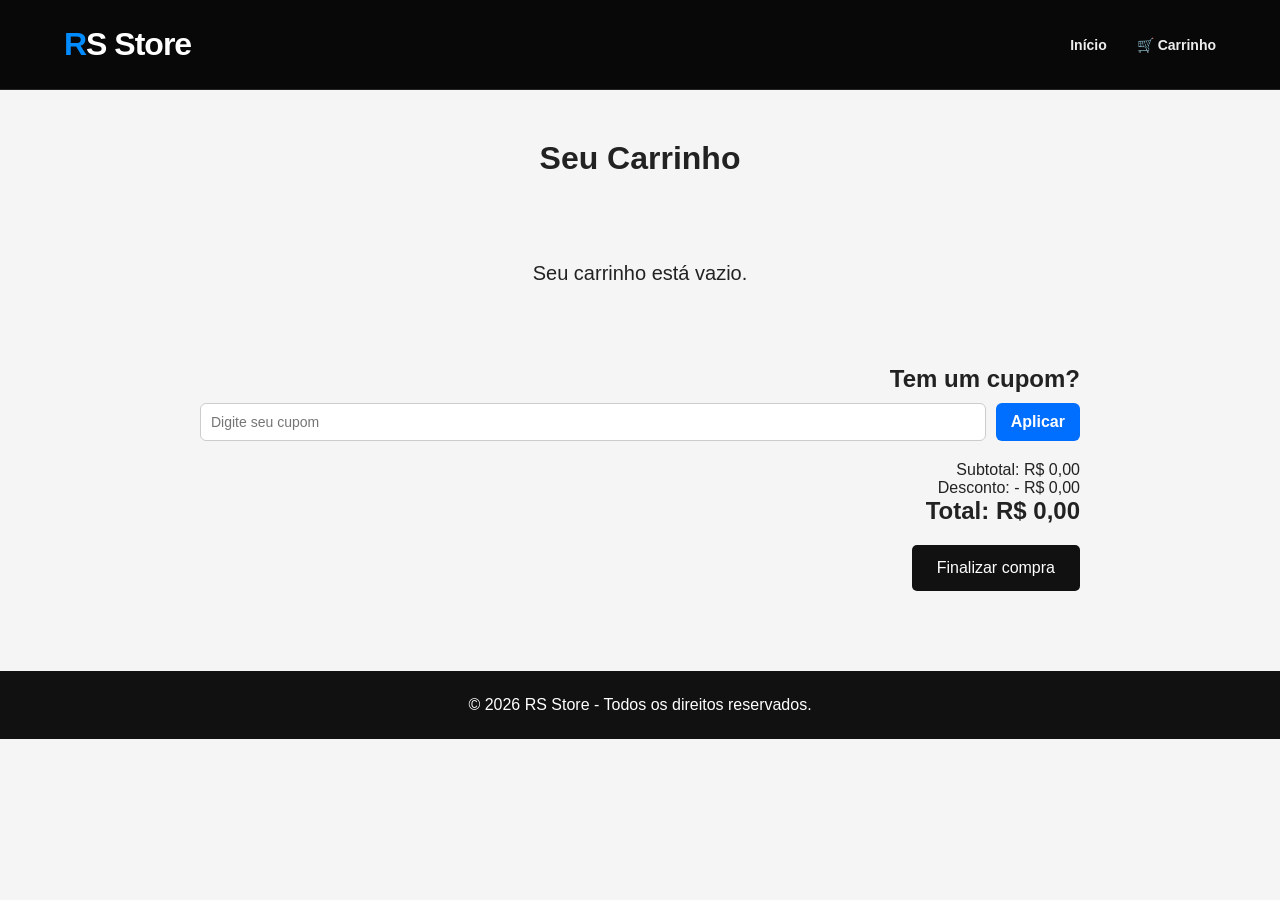
<file: carrinho.html>
<!DOCTYPE html>
<html lang="pt-BR">

<head>
    <meta charset="UTF-8">
    <meta name="viewport" content="width=device-width, initial-scale=1.0">

    <title>Carrinho - RS Store</title>

    <link rel="stylesheet" href="css/style.css">
</head>

<body>

    <header>

        <div class="logo">
            <h1>RS Store</h1>
        </div>

        <nav>
            <a href="index.html">Início</a>
            <a href="carrinho.html">🛒 Carrinho</a>
        </nav>

    </header>


    <main>

        <section class="carrinho">

            <h2>Seu Carrinho</h2>

            <div id="listaCarrinho"></div>


            <!-- CUPOM DE DESCONTO -->

            <div class="total-carrinho">

                <div class="cupom">

                    <h3>Tem um cupom?</h3>

                    <div class="cupom-area">

                        <input
                            type="text"
                            id="codigoCupom"
                            placeholder="Digite seu cupom"
                        >

                        <button onclick="aplicarCupom()">
                            Aplicar
                        </button>

                    </div>

                    <p id="mensagemCupom"></p>

                </div>


                <!-- VALORES DA COMPRA -->

                <p>
                    Subtotal:
                    R$ <span id="subtotalCarrinho">0,00</span>
                </p>

                <p>
                    Desconto:
                    - R$ <span id="descontoCarrinho">0,00</span>
                </p>


                <h3>
                    Total:
                    R$ <span id="totalCarrinho">0,00</span>
                </h3>


                <button onclick="finalizarCompra()">
                    Finalizar compra
                </button>

            </div>

        </section>

    </main>


    <footer>

        <p>
            © 2026 RS Store - Todos os direitos reservados.
        </p>

    </footer>


    <script src="js/script.js"></script>

</body>

</html>
</file>
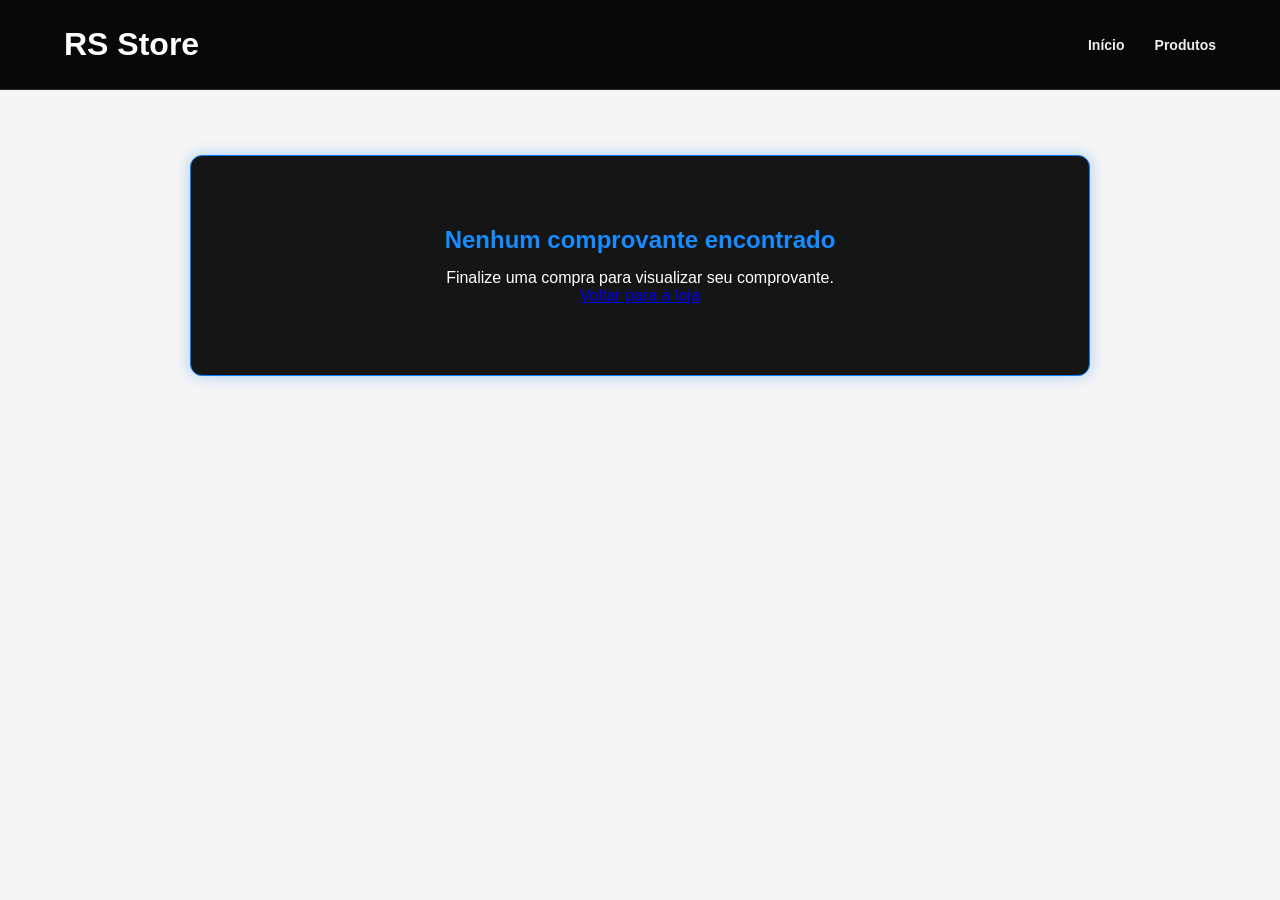
<file: comprovante.html>
<!DOCTYPE html>
<html lang="pt-BR">

<head>
    <meta charset="UTF-8">
    <meta name="viewport" content="width=device-width, initial-scale=1.0">

    <title>Comprovante - RS Store</title>

    <link rel="stylesheet" href="css/style.css">

    <style>
        .pagina-comprovante {
            max-width: 950px;
            margin: 40px auto;
            padding: 25px;
        }

        .comprovante-box {
            background: #151515;
            border: 1px solid #087cff;
            border-radius: 12px;
            padding: 30px;
            color: white;
            box-shadow: 0 0 15px #087cff55;
        }

        .comprovante-box h1,
        .comprovante-box h2 {
            color: #168cff;
            margin-bottom: 15px;
        }

        .comprovante-secao {
            border-bottom: 1px solid #333;
            padding: 20px 0;
        }

        .comprovante-secao p {
            margin: 8px 0;
        }

        .produto-comprovante {
            display: flex;
            justify-content: space-between;
            gap: 15px;
            margin: 12px 0;
        }

        .produto-comprovante small {
            display: inline-block;
            margin-top: 5px;
            color: #aaa;
        }

        .total-comprovante {
            color: #168cff;
            font-size: 23px;
            font-weight: bold;
        }

        /* =====================================
           NOVO RASTREAMENTO DO PEDIDO
        ===================================== */

        .rastreamento-pedido {
            margin-top: 25px;
            padding: 25px 15px;
            background: #101820;
            border: 1px solid #263b50;
            border-radius: 12px;
        }

        .status-atual {
            text-align: center;
            margin-bottom: 30px;
            color: #ccc;
        }

        .status-atual strong {
            display: block;
            color: #168cff;
            font-size: 20px;
            margin-top: 8px;
        }

        .etapas-pedido {
            display: grid;
            grid-template-columns: repeat(4, 1fr);
            gap: 0;
            width: 100%;
        }

        .etapa-pedido {
            position: relative;
            text-align: center;
            color: #777;
            font-size: 13px;
            font-weight: 500;
            padding: 0 5px;
        }

        .etapa-pedido span {
            display: flex;
            align-items: center;
            justify-content: center;
            width: 38px;
            height: 38px;
            border-radius: 50%;
            margin: 0 auto 12px;
            background: #252d36;
            border: 2px solid #46515d;
            color: #aaa;
            font-size: 17px;
            font-weight: bold;
            position: relative;
            z-index: 2;
            transition: 0.3s;
        }

        /* Linha com seta entre as etapas */

        .etapa-pedido::after {
            content: "";
            position: absolute;
            top: 18px;
            left: calc(50% + 20px);
            width: calc(100% - 40px);
            height: 3px;
            background: #46515d;
            z-index: 1;
        }

        .etapa-pedido:last-child::after {
            display: none;
        }

        .etapa-pedido.conector-ativo::after {
            background: #087cff;
            box-shadow: 0 0 8px #087cff88;
        }

        .etapa-pedido.conector-ativo::before {
            content: "";
            position: absolute;
            top: 14px;
            right: -1px;
            width: 9px;
            height: 9px;
            border-top: 3px solid #087cff;
            border-right: 3px solid #087cff;
            transform: rotate(45deg);
            z-index: 2;
        }

        /* Etapas concluídas */

        .etapa-pedido.concluida {
            color: #168cff;
            font-weight: bold;
        }

        .etapa-pedido.concluida span {
            background: #087cff;
            border-color: #168cff;
            color: white;
            box-shadow: 0 0 12px #087cff77;
        }

        /* Etapa atual */

        .etapa-pedido.atual {
            color: white;
            font-weight: bold;
        }

        .etapa-pedido.atual span {
            background: #168cff;
            border: 3px solid white;
            color: white;
            box-shadow: 0 0 16px #087cff;
            transform: scale(1.12);
        }

        /* Etapas futuras */

        .etapa-pedido.pendente {
            color: #777;
        }

        .botoes-comprovante {
            display: flex;
            gap: 12px;
            flex-wrap: wrap;
            margin-top: 25px;
        }

        .botoes-comprovante a,
        .botoes-comprovante button {
            background: #087cff;
            color: white;
            border: none;
            padding: 12px 18px;
            border-radius: 6px;
            text-decoration: none;
            cursor: pointer;
            font-size: 15px;
        }

        .botoes-comprovante a:hover,
        .botoes-comprovante button:hover {
            background: #0060cc;
        }

        .sem-comprovante {
            text-align: center;
            padding: 40px 15px;
        }

        /* =====================================
           RESPONSIVIDADE
        ===================================== */

        @media (max-width: 600px) {

            .pagina-comprovante {
                padding: 12px;
                margin: 20px auto;
            }

            .comprovante-box {
                padding: 18px;
            }

            .rastreamento-pedido {
                padding: 20px 8px;
            }

            .etapas-pedido {
                grid-template-columns: 1fr;
                gap: 0;
            }

            .etapa-pedido {
                display: flex;
                align-items: center;
                text-align: left;
                gap: 15px;
                min-height: 65px;
                padding: 5px 10px;
            }

            .etapa-pedido span {
                margin: 0;
                flex-shrink: 0;
            }

            .etapa-pedido::after {
                top: 47px;
                left: 27px;
                width: 3px;
                height: 25px;
            }

            .etapa-pedido.conector-ativo::before {
                top: 61px;
                left: 23px;
                right: auto;
                transform: rotate(135deg);
            }

            .etapa-pedido:last-child::after {
                display: none;
            }

            .produto-comprovante {
                flex-wrap: wrap;
            }

        }

        /* =====================================
           IMPRESSÃO
        ===================================== */

        @media print {

            header,
            .botoes-comprovante {
                display: none !important;
            }

            body {
                background: white !important;
                color: black !important;
            }

            .comprovante-box {
                background: white !important;
                color: black !important;
                box-shadow: none;
                border: 1px solid #999;
            }

            .comprovante-box h1,
            .comprovante-box h2,
            .total-comprovante {
                color: #087cff !important;
            }

            .rastreamento-pedido {
                background: white !important;
                border: 1px solid #999;
            }

        }
    </style>
</head>

<body>

    <header>
        <h1>RS Store</h1>

        <nav>
            <a href="index.html">Início</a>
            <a href="index.html#produtos">Produtos</a>
        </nav>
    </header>

    <main class="pagina-comprovante">

        <div class="comprovante-box" id="conteudoComprovante">
            <p>Carregando comprovante...</p>
        </div>

    </main>

    <script>

        // ========================================
        // CARREGAR COMPROVANTE
        // ========================================

        function carregarComprovante() {

            const area = document.getElementById(
                "conteudoComprovante"
            );

            const comprovante = JSON.parse(
                localStorage.getItem("comprovanteCompra")
            );

            if (!comprovante) {

                area.innerHTML = `
                    <div class="sem-comprovante">

                        <h2>Nenhum comprovante encontrado</h2>

                        <p>
                            Finalize uma compra para visualizar seu comprovante.
                        </p>

                        <a href="index.html">Voltar para a loja</a>

                    </div>
                `;

                return;
            }


            // ========================================
            // PRODUTOS COMPRADOS
            // ========================================

            let produtosHTML = "";

            comprovante.produtos.forEach(function(produto) {

                const quantidade =
                    Number(produto.quantidade) || 1;

                const subtotalProduto =
                    Number(produto.preco) * quantidade;

                produtosHTML += `

                    <div class="produto-comprovante">

                        <span>

                            ${produto.nome} (x${quantidade})

                            <br>

                            <small>
                                Tamanho: ${produto.tamanho || "Não informado"}
                            </small>

                        </span>

                        <strong>
                            R$ ${subtotalProduto.toFixed(2).replace(".", ",")}
                        </strong>

                    </div>

                `;

            });


            // ========================================
            // DADOS DO CLIENTE
            // ========================================

            const cliente = comprovante.cliente || {};


            // ========================================
            // MONTAR COMPROVANTE
            // ========================================

            area.innerHTML = `

                <h1>Compra finalizada!</h1>

                <p>Obrigado por comprar na RS Store.</p>


                <div class="comprovante-secao">

                    <h2>Dados do pedido</h2>

                    <p>
                        <strong>Número:</strong>
                        ${comprovante.numero}
                    </p>

                    <p>
                        <strong>Data:</strong>
                        ${comprovante.data}
                    </p>

                </div>


                <div class="comprovante-secao">

                    <h2>Produtos comprados</h2>

                    ${produtosHTML}

                </div>


                <div class="comprovante-secao">

                    <h2>Dados do cliente</h2>

                    <p>
                        <strong>Nome:</strong>
                        ${cliente.nome || "Não informado"}
                    </p>

                    <p>
                        <strong>E-mail:</strong>
                        ${cliente.email || "Não informado"}
                    </p>

                    <p>
                        <strong>Endereço:</strong>
                        ${cliente.endereco || ""}, ${cliente.numero || ""}
                    </p>

                    <p>
                        <strong>Cidade:</strong>
                        ${cliente.cidade || ""} - ${cliente.estado || ""}
                    </p>

                </div>


                <div class="comprovante-secao">

                    <h2>Pagamento</h2>

                    <p>
                        <strong>Forma de pagamento:</strong>
                        ${comprovante.pagamento || "Não informado"}
                    </p>

                </div>


                <div class="comprovante-secao">

                    <h2>Resumo financeiro</h2>

                    <p>
                        Subtotal:
                        R$ ${Number(comprovante.subtotal).toFixed(2).replace(".", ",")}
                    </p>

                    <p>
                        Desconto:
                        R$ ${Number(comprovante.desconto).toFixed(2).replace(".", ",")}
                    </p>

                    <p>
                        Frete:
                        R$ ${Number(comprovante.frete).toFixed(2).replace(".", ",")}
                    </p>

                    <p class="total-comprovante">
                        Total:
                        R$ ${Number(comprovante.total).toFixed(2).replace(".", ",")}
                    </p>

                </div>


                <div class="comprovante-secao">

                    <h2>Acompanhamento do pedido</h2>

                    ${gerarAcompanhamento(comprovante.status || "realizado")}

                </div>


                <div class="botoes-comprovante">

                    <button onclick="window.print()">
                        Imprimir comprovante
                    </button>

                    <a href="index.html">
                        Voltar para a loja
                    </a>

                </div>

            `;

        }


        // ========================================
        // ACOMPANHAMENTO DO PEDIDO
        // ========================================

        function gerarAcompanhamento(status) {

            const etapas = [

                {
                    id: "realizado",
                    nome: "Pedido realizado"
                },

                {
                    id: "preparacao",
                    nome: "Em preparação"
                },

                {
                    id: "enviado",
                    nome: "Enviado"
                },

                {
                    id: "entregue",
                    nome: "Entregue"
                }

            ];


            let indiceAtual = etapas.findIndex(
                etapa => etapa.id === status
            );


            if (indiceAtual === -1) {
                indiceAtual = 0;
            }


            let etapasHTML = "";


            etapas.forEach(function(etapa, indice) {

                let classe = "pendente";

                if (indice < indiceAtual) {
                    classe = "concluida";
                }

                if (indice === indiceAtual) {
                    classe = "atual";
                }

                const simbolo = indice <= indiceAtual
                    ? "✓"
                    : indice + 1;

                const conector = indice < indiceAtual
                    ? "conector-ativo"
                    : "";


                etapasHTML += `

                    <div class="etapa-pedido ${classe} ${conector}">

                        <span>${simbolo}</span>

                        <strong>${etapa.nome}</strong>

                    </div>

                `;

            });


            return `

                <div class="rastreamento-pedido">

                    <div class="status-atual">

                        Status atual:

                        <strong>
                            ${etapas[indiceAtual].nome}
                        </strong>

                    </div>


                    <div class="etapas-pedido">

                        ${etapasHTML}

                    </div>

                </div>

            `;

        }


        // ========================================
        // INICIAR PÁGINA
        // ========================================

        document.addEventListener(
            "DOMContentLoaded",
            carregarComprovante
        );

    </script>

</body>

</html>
</file>
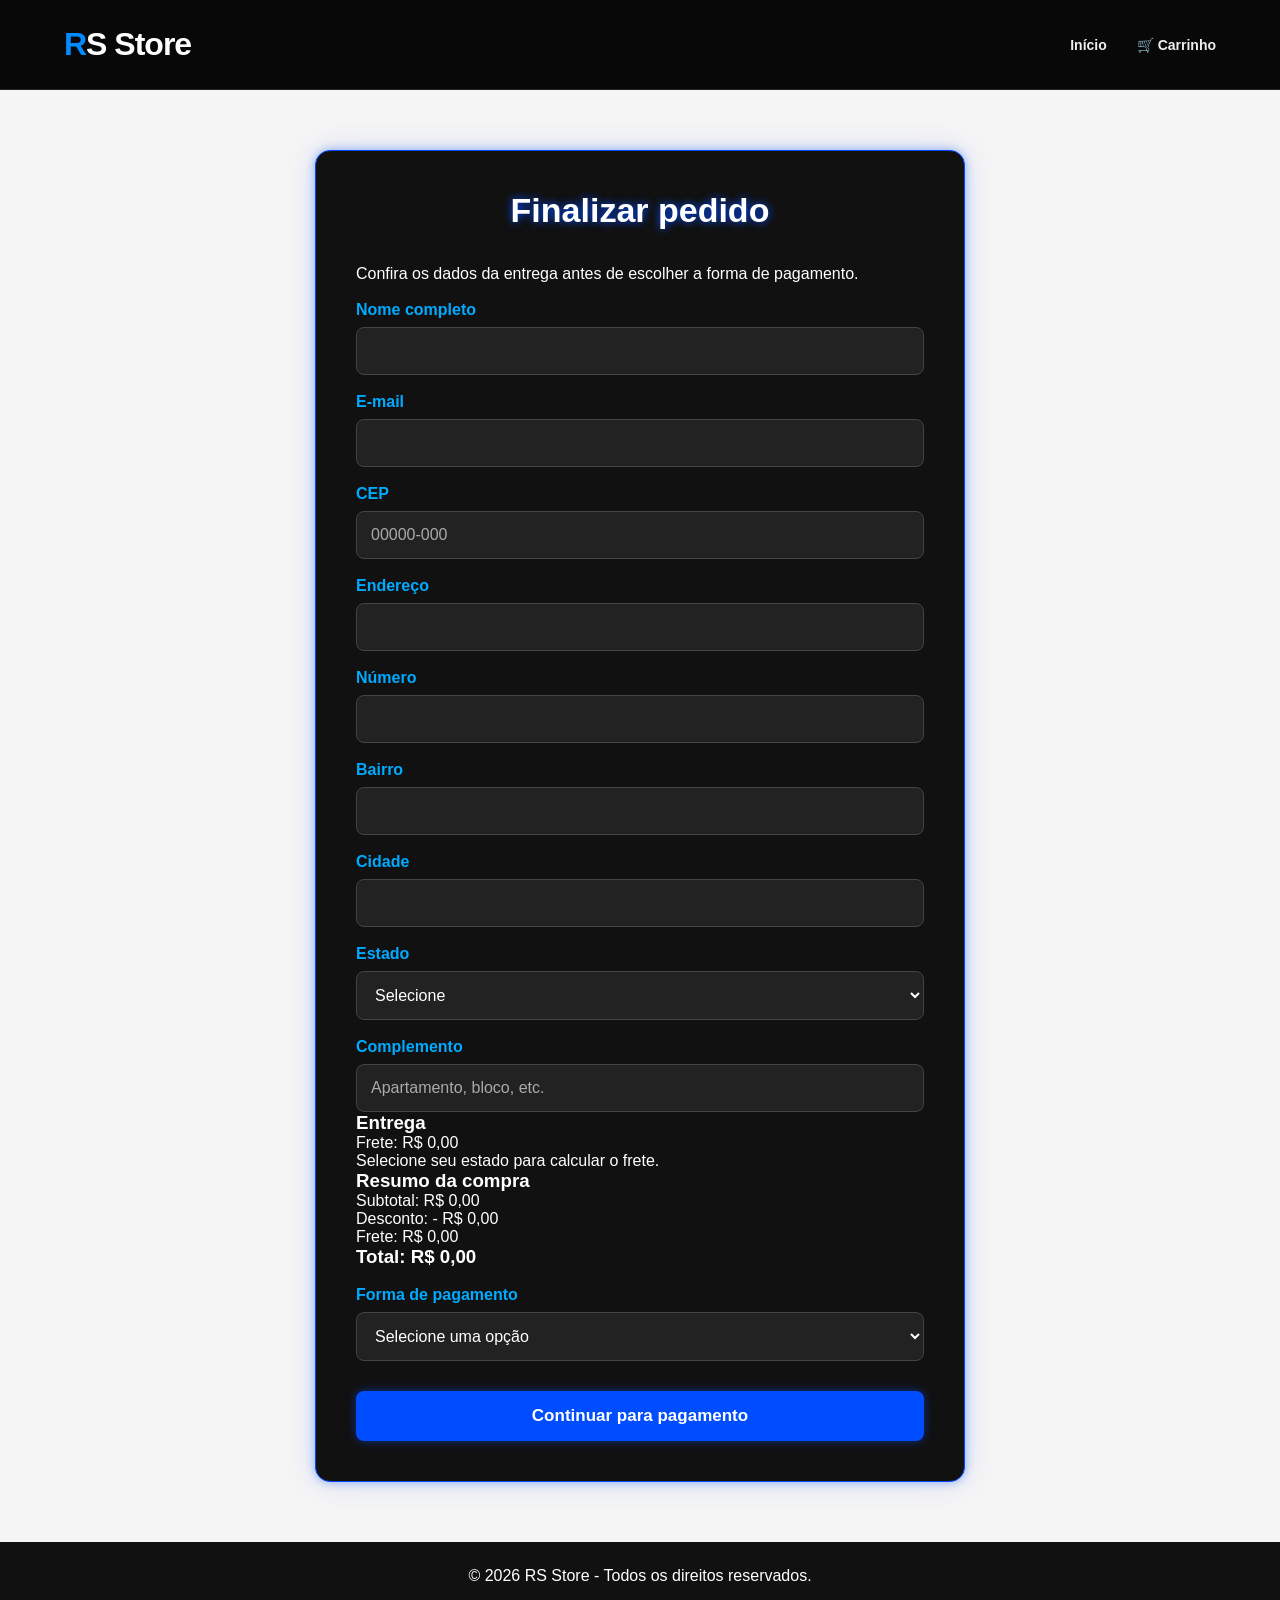
<file: confirmacao.html>
<!DOCTYPE html>
<html lang="pt-BR">
<head>
    <meta charset="UTF-8">
    <meta name="viewport" content="width=device-width, initial-scale=1.0">
    <title>Confirmação - RS Store</title>
    <link rel="stylesheet" href="css/style.css">

    <style>
        .area-cartao {
            max-width: 450px;
            margin: 25px auto;
        }

        .cartao-preview {
            width: 100%;
            height: 230px;
            perspective: 1000px;
            margin-bottom: 25px;
        }

        .cartao-inner {
            width: 100%;
            height: 100%;
            position: relative;
            transition: transform 0.7s;
            transform-style: preserve-3d;
        }

        .cartao-preview.virado-confirmacao .cartao-inner {
            transform: rotateY(180deg);
        }

        .cartao-face {
            position: absolute;
            width: 100%;
            height: 100%;
            box-sizing: border-box;
            padding: 25px;
            border-radius: 16px;
            background: linear-gradient(135deg, #111, #003cff);
            color: white;
            backface-visibility: hidden;
            box-shadow: 0 0 15px #0055ff;
        }

        .cartao-frente {
            display: flex;
            flex-direction: column;
            justify-content: space-between;
        }

        .cartao-chip {
            font-size: 28px;
        }

        .numero-visual {
            font-size: 20px;
            letter-spacing: 2px;
        }

        .dados-cartao-visual {
            display: flex;
            justify-content: space-between;
            gap: 10px;
            font-size: 13px;
            text-transform: uppercase;
        }

        .cartao-verso {
            transform: rotateY(180deg);
            padding-top: 45px;
        }

        .faixa-cartao {
            background: #222;
            height: 45px;
            margin-bottom: 25px;
        }

        .cvv-visual {
            background: white;
            color: black;
            padding: 10px;
            text-align: right;
            border-radius: 5px;
        }

        .campos-cartao {
            display: grid;
            gap: 12px;
        }

        .campos-cartao input,
        #chavePixConfirmacao {
            width: 100%;
            padding: 12px;
            box-sizing: border-box;
            margin: 5px 0;
        }

        .linha-cartao {
            display: grid;
            grid-template-columns: 1fr 1fr;
            gap: 12px;
        }

        .botao-pix,
        .btn-confirmar-compra {
            padding: 13px 20px;
            cursor: pointer;
        }

        .pix-visual,
.boleto-visual {
    background: #fff;
    color: #222;
    padding: 20px;
    border-radius: 12px;
    margin: 20px auto;
    max-width: 400px;
    text-align: center;
}

.pix-visual img {
    width: 200px;
    max-width: 100%;
    display: block;
    margin: 15px auto;
}

.boleto-visual {
    text-align: left;
}

.codigo-barras-visual {
    height: 65px;
    margin: 20px 0;
    background: repeating-linear-gradient(
        90deg,
        #111 0px,
        #111 2px,
        #fff 2px,
        #fff 5px,
        #111 5px,
        #111 6px,
        #fff 6px,
        #fff 9px
    );
}
        @media (max-width: 500px) {
            .cartao-preview {
                height: 210px;
            }

            .numero-visual {
                font-size: 16px;
            }
        }
    </style>
</head>

<body>

<header>
    <div class="logo">
        <h1>RS Store</h1>
    </div>

    <nav>
        <a href="index.html">Início</a>
        <a href="index.html#produtos">Produtos</a>
        <a href="carrinho.html">Carrinho</a>
    </nav>
</header>

<main class="pagamento">

    <h2>Finalização do Pedido</h2>

    <!-- PIX -->
    <div id="confirmacaoPix" style="display:none;">

        <h3>Pagamento via PIX</h3>
        <div class="pix-visual">

            <h4>Escaneie o QR Code</h4>
        
            <img
                src="https://api.qrserver.com/v1/create-qr-code/?size=200x200&data=RS-STORE-PIX-DEMONSTRACAO"
                alt="QR Code demonstrativo da RS Store"
            >
        
            <p>QR Code ilustrativo para demonstração.</p>
        
        </div>

        <p>Chave PIX demonstrativa:</p>

        <input
            type="text"
            id="chavePixConfirmacao"
            value="rsstore@exemplo.com"
            readonly
        >

        <button
            type="button"
            class="botao-pix"
            onclick="copiarPixConfirmacao()"
        >
            Copiar chave PIX
        </button>

        <p id="mensagemPixConfirmacao"></p>

        <p>Este PIX é apenas uma simulação para o projeto.</p>

    </div>


    <!-- CARTÃO INTERATIVO -->
    <div id="confirmacaoCartao" style="display:none;">

        <h3>Pagamento via Cartão</h3>

        <p>Preencha os dados de demonstração e veja o cartão mudar.</p>

        <div class="area-cartao">

            <div class="cartao-preview" id="cartaoConfirmacao">

                <div class="cartao-inner">

                    <!-- FRENTE DO CARTÃO -->
                    <div class="cartao-face cartao-frente">

                        <div class="cartao-chip">▦</div>

                        <div
                            class="numero-visual"
                            id="numeroCartaoVisualConfirmacao"
                        >
                            0000 0000 0000 0000
                        </div>

                        <div class="dados-cartao-visual">

                            <div>
                                <small>TITULAR</small>
                                <div id="nomeCartaoVisualConfirmacao">
                                    SEU NOME
                                </div>
                            </div>

                            <div>
                                <small>VALIDADE</small>
                                <div id="validadeCartaoVisualConfirmacao">
                                    00/00
                                </div>
                            </div>

                        </div>

                    </div>


                    <!-- VERSO DO CARTÃO -->
                    <div class="cartao-face cartao-verso">

                        <div class="faixa-cartao"></div>

                        <p>CVV</p>

                        <div
                            class="cvv-visual"
                            id="cvvCartaoVisualConfirmacao"
                        >
                            000
                        </div>

                    </div>

                </div>

            </div>


            <!-- CAMPOS DE DEMONSTRAÇÃO -->
            <div class="campos-cartao">

                <label for="numeroCartaoConfirmacao">
                    Número do cartão
                </label>

                <input
                    type="text"
                    id="numeroCartaoConfirmacao"
                    placeholder="0000 0000 0000 0000"
                    maxlength="19"
                    inputmode="numeric"
                    oninput="formatarNumeroCartaoConfirmacao()"
                >

                <label for="nomeCartaoConfirmacao">
                    Nome do titular
                </label>

                <input
                    type="text"
                    id="nomeCartaoConfirmacao"
                    placeholder="NOME DO TITULAR"
                    oninput="atualizarNomeCartaoConfirmacao()"
                >

                <div class="linha-cartao">

                    <div>

                        <label for="validadeCartaoConfirmacao">
                            Validade
                        </label>

                        <input
                            type="text"
                            id="validadeCartaoConfirmacao"
                            placeholder="MM/AA"
                            maxlength="5"
                            inputmode="numeric"
                            oninput="formatarValidadeCartaoConfirmacao()"
                        >

                    </div>

                    <div>

                        <label for="cvvCartaoConfirmacao">
                            CVV
                        </label>

                        <input
                            type="text"
                            id="cvvCartaoConfirmacao"
                            placeholder="000"
                            maxlength="3"
                            inputmode="numeric"
                            onfocus="virarCartaoConfirmacao(true)"
                            onblur="virarCartaoConfirmacao(false)"
                            oninput="atualizarCvvCartaoConfirmacao()"
                        >

                    </div>

                </div>

            </div>

        </div>

        <p>
            Cartão demonstrativo. Não informe dados de um cartão real.
        </p>

    </div>


    <!-- BOLETO -->
    <div id="confirmacaoBoleto" style="display:none;">

        <h3>Pagamento via Boleto</h3>

        <p>Código de barras demonstrativo:</p>

        <input
            type="text"
            id="codigoBoletoConfirmacao"
            value="00000.00000 00000.000000 00000.000000 0 00000000000000"
            readonly
        >

        <div class="boleto-visual">

            <h4>RS STORE - BOLETO DEMONSTRATIVO</h4>
        
            <p>Beneficiário: RS Store</p>
            <p>Documento: Demonstração de TCC</p>
        
            <div class="codigo-barras-visual"></div>
        
            <p>Este boleto é ilustrativo e não pode ser pago.</p>
        
        </div>

        <button
        type="button"
        class="botao-pix"
        onclick="copiarBoletoConfirmacao()"
    >
        Copiar código do boleto
    </button>
    
    <p id="mensagemBoletoConfirmacao"></p>

    </div>


    <hr>

    <h3>Resumo do pedido</h3>

    <p>
        Total da compra:
        <strong id="totalConfirmacao">R$ 0,00</strong>
    </p>

    <button
        type="button"
        class="btn-confirmar-compra"
        onclick="confirmarCompraFinal()"
    >
        Confirmar compra
    </button>

    <div id="mensagemCompraConfirmacao"></div>

</main>


<footer>
    <p>© 2026 RS Store - Todos os direitos reservados.</p>
</footer>

<script src="js/script.js"></script>

</body>
</html>
</file>
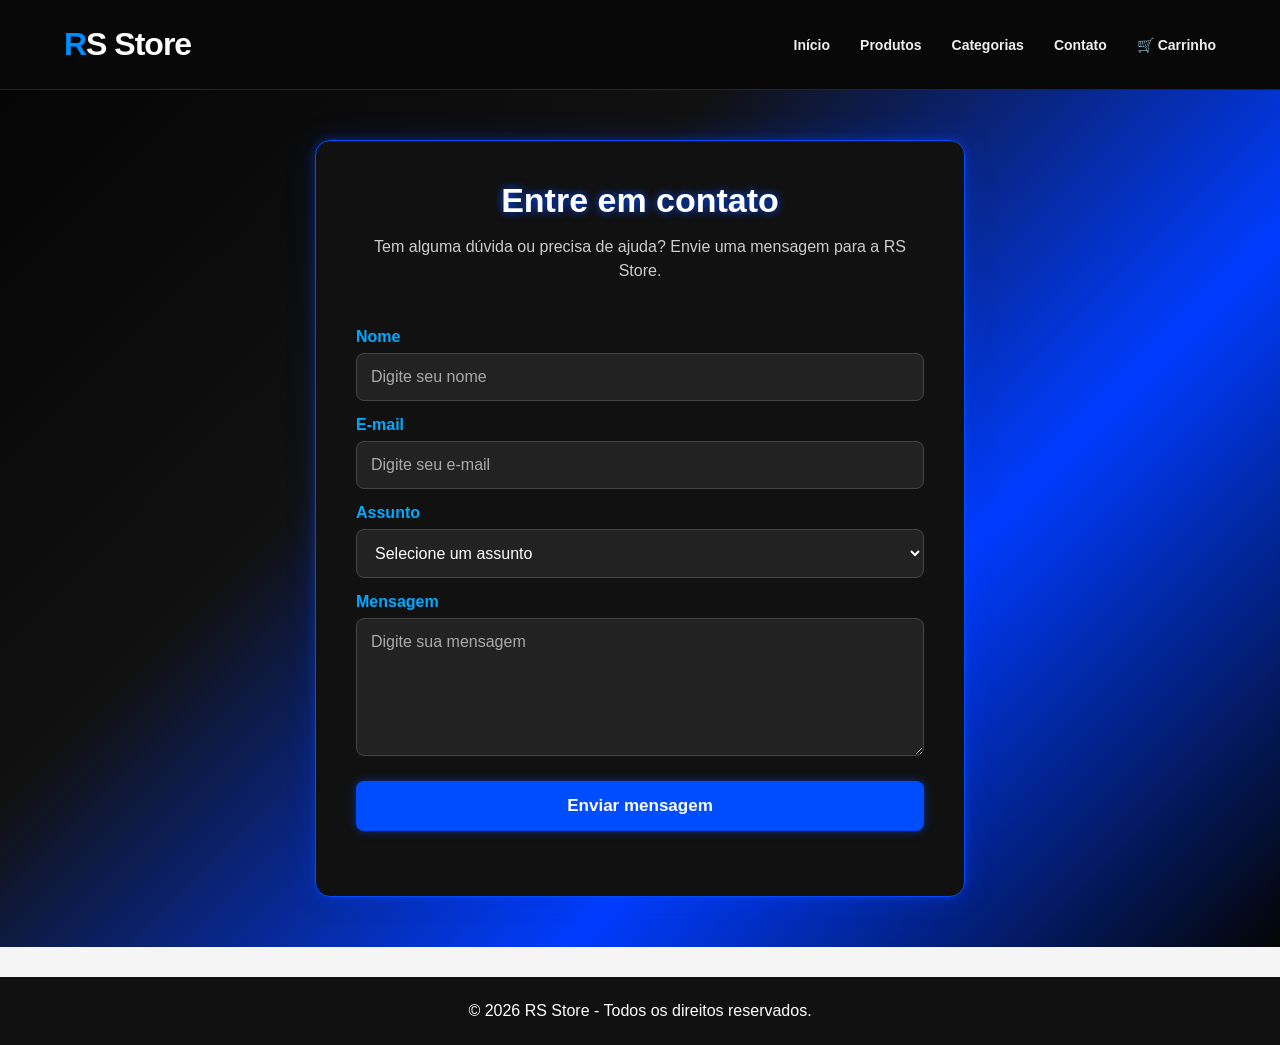
<file: contato.html>
<!DOCTYPE html>
<html lang="pt-BR">

<head>

    <meta charset="UTF-8">

    <meta
        name="viewport"
        content="width=device-width, initial-scale=1.0"
    >

    <title>Contato - RS Store</title>

    <link rel="stylesheet" href="css/style.css">

</head>

<body>


    <!-- CABEÇALHO -->

    <header>

        <div class="logo">
            <h1>RS Store</h1>
        </div>

        <nav>

            <a href="index.html">
                Início
            </a>

            <a href="index.html#produtos">
                Produtos
            </a>

            <a href="index.html">
                Categorias
            </a>

            <a href="contato.html">
                Contato
            </a>

            <a href="carrinho.html">
                🛒 Carrinho
            </a>

        </nav>

    </header>


    <!-- CONTEÚDO -->

    <main>

        <section class="contato-pagina">

            <div class="contato-box">

                <h2>
                    Entre em contato
                </h2>

                <p class="contato-descricao">
                    Tem alguma dúvida ou precisa de ajuda?
                    Envie uma mensagem para a RS Store.
                </p>


                <form id="formContato">


                    <!-- NOME -->

                    <label for="nomeContato">
                        Nome
                    </label>

                    <input
                        type="text"
                        id="nomeContato"
                        placeholder="Digite seu nome"
                        required
                    >


                    <!-- EMAIL -->

                    <label for="emailContato">
                        E-mail
                    </label>

                    <input
                        type="email"
                        id="emailContato"
                        placeholder="Digite seu e-mail"
                        required
                    >


                    <!-- ASSUNTO -->

                    <label for="assuntoContato">
                        Assunto
                    </label>

                    <select
                        id="assuntoContato"
                        required
                    >

                        <option value="">
                            Selecione um assunto
                        </option>

                        <option value="duvida">
                            Dúvida
                        </option>

                        <option value="pedido">
                            Pedido
                        </option>

                        <option value="problema">
                            Problema com o pedido
                        </option>

                        <option value="outro">
                            Outro
                        </option>

                    </select>


                    <!-- MENSAGEM -->

                    <label for="mensagemContato">
                        Mensagem
                    </label>

                    <textarea
                        id="mensagemContato"
                        placeholder="Digite sua mensagem"
                        rows="6"
                        required
                    ></textarea>


                    <!-- BOTÃO -->

                    <button type="submit">
                        Enviar mensagem
                    </button>

                </form>


                <!-- MENSAGEM DE SUCESSO -->

                <div id="mensagemContatoEnviada"></div>

            </div>

        </section>

    </main>


    <!-- RODAPÉ -->

    <footer>

        <p>
            © 2026 RS Store - Todos os direitos reservados.
        </p>

    </footer>


    <script src="js/script.js"></script>

</body>

</html>
</file>
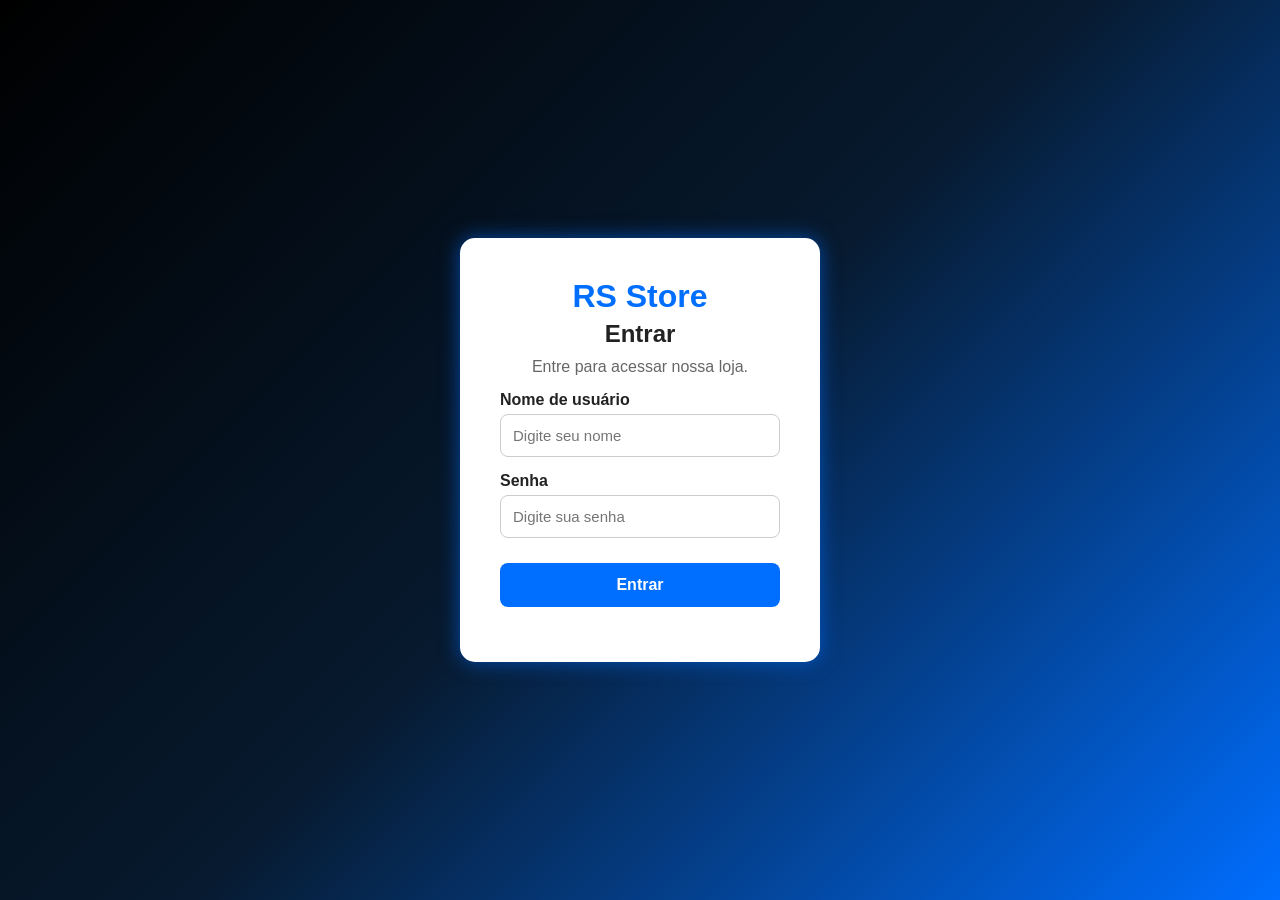
<file: home.html>
<!DOCTYPE html>
<html lang="pt-BR">

<head>

    <meta charset="UTF-8">
    <meta name="viewport" content="width=device-width, initial-scale=1.0">

    <title>RS Store</title>

    <link rel="stylesheet" href="css/style.css">

</head>

<body>

    <script>
        const usuarioLogado = localStorage.getItem("usuarioLogado");
    
        if (!usuarioLogado) {
            window.location.href = "login.html";
        }
    </script>

    <header>
        <div class="logo">

            <h1>RS Store</h1>
        
            <p id="usuarioLogado"></p>
        
        </div>

            <a href="index.html">
                Início
            </a>

            <a href="#produtos">
                Produtos
            </a>

            <!-- CATEGORIAS -->

            <div class="menu-categorias">

                <a href="#" onclick="mostrarTodos(event)">
                    Categorias
                </a>

                <div class="submenu">

                    <div class="submenu-titulo">
                        👕 Roupas
                    </div>

                    <a href="#" onclick="filtrarCategoria('camiseta', event)">
                        Camisetas
                    </a>

                    <a href="#" onclick="filtrarCategoria('calca', event)">
                        Calças
                    </a>

                    <a href="#" onclick="filtrarCategoria('moletom', event)">
                        Moletons
                    </a>

                    <a href="#" onclick="filtrarCategoria('short', event)">
                        Shorts
                    </a>

                    <div class="submenu-titulo">
                        🧢 Acessórios
                    </div>

                    <a href="#" onclick="filtrarCategoria('bone', event)">
                        Bonés
                    </a>

                </div>

            </div>

            <a href="contato.html">
                Contato
            </a>

            <a href="carrinho.html">
                🛒 Carrinho
            </a>

            <a href="#" onclick="sairDaConta()">Sair</a>
            
        </nav>

    </header>


    <main>

        <!-- BANNER -->

        <section class="banner">

            <div class="banner-text">

                <h2>Veja nossa loja</h2>

                <p>
                    Encontre roupas modernas e estilosas
                    para todos os momentos.
                </p>

                <button
                    onclick="document.querySelector('.destaques').scrollIntoView({behavior: 'smooth'})"
                >
                    Ver produtos
                </button>

            </div>

        </section>


        <!-- PRODUTOS -->

        <section class="destaques" id="produtos">

            <h2 id="tituloProdutos">
                Produtos em destaque
            </h2>


            <div class="produtos">


                <!-- ================================================= -->
                <!-- PRODUTOS ORIGINAIS -->
                <!-- ================================================= -->


                <!-- CAMISETA MASCULINA -->

                <div class="produto" data-categoria="camiseta">

                    <div class="produto-imagem">

                        <img
                            src="img/camiseta.jpg"
                            alt="Camiseta Masculina"
                        >

                    </div>

                    <h3>Camiseta Masculina</h3>

                    <p>R$ 59,90</p>

                    <button
                        onclick="adicionarCarrinho(
                            'Camiseta Masculina',
                            59.90,
                            'img/camiseta.jpg'
                        )"
                    >
                        Comprar
                    </button>

                </div>


                <!-- CALÇA JEANS MASCULINA -->

                <div class="produto" data-categoria="calca">

                    <div class="produto-imagem">

                        <img
                            src="img/calca.jpg"
                            alt="Calça Jeans Masculina"
                        >

                    </div>

                    <h3>Calça Jeans Masculina</h3>

                    <p>R$ 129,90</p>

                    <button
                        onclick="adicionarCarrinho(
                            'Calça Jeans Masculina',
                            129.90,
                            'img/calca.jpg'
                        )"
                    >
                        Comprar
                    </button>

                </div>


                <!-- MOLETOM MASCULINO -->

                <div class="produto" data-categoria="moletom">

                    <div class="produto-imagem">

                        <img
                            src="img/moletom.jpg"
                            alt="Moletom Masculino"
                        >

                    </div>

                    <h3>Moletom Masculino basico</h3>

                    <p>R$ 119,90</p>

                    <button
                        onclick="adicionarCarrinho(
                            'Moletom Masculino',
                            119.90,
                            'img/moletom.jpg'
                        )"
                    >
                        Comprar
                    </button>

                </div>


                <!-- SHORT MASCULINO -->

                <div class="produto" data-categoria="short">

                    <div class="produto-imagem">

                        <img
                            src="img/short.jpg"
                            alt="Short Masculino"
                        >

                    </div>

                    <h3>Short Masculino</h3>

                    <p>R$ 69,90</p>

                    <button
                        onclick="adicionarCarrinho(
                            'Short Masculino',
                            69.90,
                            'img/short.jpg'
                        )"
                    >
                        Comprar
                    </button>

                </div>


                <!-- BONÉ MASCULINO -->

                <div class="produto" data-categoria="bone">

                    <div class="produto-imagem">

                        <img
                            src="img/bone.jpg"
                            alt="Boné Masculino"
                        >

                    </div>

                    <h3>Boné Masculino</h3>

                    <p>R$ 49,90</p>

                    <button
                        onclick="adicionarCarrinho(
                            'Boné Masculino',
                            49.90,
                            'img/bone.jpg'
                        )"
                    >
                        Comprar
                    </button>

                </div>


                <!-- ================================================= -->
                <!-- CAMISETAS NIKE -->
                <!-- ================================================= -->


                <!-- CAMISETA NIKE PRETA -->

                <div class="produto" data-categoria="camiseta">

                    <div class="produto-imagem">
                        <img
                            src="img/camiseta-nike-preta.jpg"
                            alt="Camiseta Nike Preta"
                        >
                    </div>

                    <h3>Camiseta Nike Preta</h3>

                    <p>R$ 89,90</p>

                    <button
                        onclick="adicionarCarrinho(
                            'Camiseta Nike Preta',
                            89.90,
                            'img/camiseta-nike-preta.jpg'
                        )"
                    >
                        Comprar
                    </button>

                </div>


                <!-- CAMISETA NIKE BRANCA -->

                <div class="produto" data-categoria="camiseta">

                    <div class="produto-imagem">
                        <img
                            src="img/camiseta-nike-branca.jpg"
                            alt="Camiseta Nike Branca"
                        >
                    </div>

                    <h3>Camiseta Nike Branca</h3>

                    <p>R$ 89,90</p>

                    <button
                        onclick="adicionarCarrinho(
                            'Camiseta Nike Branca',
                            89.90,
                            'img/camiseta-nike-branca.jpg'
                        )"
                    >
                        Comprar
                    </button>

                </div>


                <!-- CAMISETA NIKE AZUL -->

                <div class="produto" data-categoria="camiseta">

                    <div class="produto-imagem">
                        <img
                            src="img/camiseta-nike-azul.jpg"
                            alt="Camiseta Nike Azul"
                        >
                    </div>

                    <h3>Camiseta Nike Azul</h3>

                    <p>R$ 94,90</p>

                    <button
                        onclick="adicionarCarrinho(
                            'Camiseta Nike Azul',
                            94.90,
                            'img/camiseta-nike-azul.jpg'
                        )"
                    >
                        Comprar
                    </button>

                </div>


                <!-- ================================================= -->
                <!-- CAMISETAS ADIDAS -->
                <!-- ================================================= -->


                <!-- CAMISETA ADIDAS PRETA -->

                <div class="produto" data-categoria="camiseta">

                    <div class="produto-imagem">
                        <img
                            src="img/camiseta-adidas-preta.jpg"
                            alt="Camiseta Adidas Preta"
                        >
                    </div>

                    <h3>Camiseta Adidas Preta</h3>

                    <p>R$ 89,90</p>

                    <button
                        onclick="adicionarCarrinho(
                            'Camiseta Adidas Preta',
                            89.90,
                            'img/camiseta-adidas-preta.jpg'
                        )"
                    >
                        Comprar
                    </button>

                </div>


                <!-- CAMISETA ADIDAS BRANCA -->

                <div class="produto" data-categoria="camiseta">

                    <div class="produto-imagem">
                        <img
                            src="img/camiseta-adidas-branca.jpg"
                            alt="Camiseta Adidas Branca"
                        >
                    </div>

                    <h3>Camiseta Adidas Branca</h3>

                    <p>R$ 89,90</p>

                    <button
                        onclick="adicionarCarrinho(
                            'Camiseta Adidas Branca',
                            89.90,
                            'img/camiseta-adidas-branca.jpg'
                        )"
                    >
                        Comprar
                    </button>

                </div>


                <!-- CAMISETA ADIDAS CINZA -->

                <div class="produto" data-categoria="camiseta">

                    <div class="produto-imagem">
                        <img
                            src="img/camiseta-adidas-cinza.jpg"
                            alt="Camiseta Adidas Cinza"
                        >
                    </div>

                    <h3>Camiseta Adidas Cinza</h3>

                    <p>R$ 94,90</p>

                    <button
                        onclick="adicionarCarrinho(
                            'Camiseta Adidas Cinza',
                            94.90,
                            'img/camiseta-adidas-cinza.jpg'
                        )"
                    >
                        Comprar
                    </button>

                </div>


                <!-- ================================================= -->
                <!-- CAMISETAS TOMMY HILFIGER -->
                <!-- ================================================= -->


                <!-- CAMISETA TOMMY PRETA -->

                <div class="produto" data-categoria="camiseta">

                    <div class="produto-imagem">
                        <img
                            src="img/camiseta-tommy-preta.jpg"
                            alt="Camiseta Tommy Hilfiger Preta"
                        >
                    </div>

                    <h3>Camiseta Tommy Hilfiger Preta</h3>

                    <p>R$ 119,90</p>

                    <button
                        onclick="adicionarCarrinho(
                            'Camiseta Tommy Hilfiger Preta',
                            119.90,
                            'img/camiseta-tommy-preta.jpg'
                        )"
                    >
                        Comprar
                    </button>

                </div>


                <!-- CAMISETA TOMMY BRANCA -->

                <div class="produto" data-categoria="camiseta">

                    <div class="produto-imagem">
                        <img
                            src="img/camiseta-tommy-branca.jpg"
                            alt="Camiseta Tommy Hilfiger Branca"
                        >
                    </div>

                    <h3>Camiseta Tommy Hilfiger Branca</h3>

                    <p>R$ 119,90</p>

                    <button
                        onclick="adicionarCarrinho(
                            'Camiseta Tommy Hilfiger Branca',
                            119.90,
                            'img/camiseta-tommy-branca.jpg'
                        )"
                    >
                        Comprar
                    </button>

                </div>


                <!-- CAMISETA TOMMY AZUL -->

                <div class="produto" data-categoria="camiseta">

                    <div class="produto-imagem">
                        <img
                            src="img/camiseta-tommy-azul.jpg"
                            alt="Camiseta Tommy Hilfiger Azul"
                        >
                    </div>

                    <h3>Camiseta Tommy Hilfiger Azul</h3>

                    <p>R$ 124,90</p>

                    <button
                        onclick="adicionarCarrinho(
                            'Camiseta Tommy Hilfiger Azul',
                            124.90,
                            'img/camiseta-tommy-azul.jpg'
                        )"
                    >
                        Comprar
                    </button>

                </div>


                <!-- ================================================= -->
                <!-- CALÇAS JEANS - BAGGY -->
                <!-- ================================================= -->


                <!-- CALÇA BAGGY PRETA -->

                <div class="produto" data-categoria="calca">

                    <div class="produto-imagem">
                        <img
                            src="img/calca-baggy-preta.jpg"
                            alt="Calça Jeans Baggy Preta"
                        >
                    </div>

                    <h3>Calça Jeans Baggy Preta</h3>

                    <p>R$ 149,90</p>

                    <button
                        onclick="adicionarCarrinho(
                            'Calça Jeans Baggy Preta',
                            149.90,
                            'img/calca-baggy-preta.jpg'
                        )"
                    >
                        Comprar
                    </button>

                </div>


                <!-- CALÇA BAGGY AZUL -->

                <div class="produto" data-categoria="calca">

                    <div class="produto-imagem">
                        <img
                            src="img/calca-baggy-azul.jpg"
                            alt="Calça Jeans Baggy Azul"
                        >
                    </div>

                    <h3>Calça Jeans Baggy Azul</h3>

                    <p>R$ 149,90</p>

                    <button
                        onclick="adicionarCarrinho(
                            'Calça Jeans Baggy Azul',
                            149.90,
                            'img/calca-baggy-azul.jpg'
                        )"
                    >
                        Comprar
                    </button>

                </div>


                <!-- CALÇA BAGGY CLARA -->

                <div class="produto" data-categoria="calca">

                    <div class="produto-imagem">
                        <img
                            src="img/calca-baggy-clara.jpg"
                            alt="Calça Jeans Baggy Clara"
                        >
                    </div>

                    <h3>Calça Jeans Baggy Clara</h3>

                    <p>R$ 154,90</p>

                    <button
                        onclick="adicionarCarrinho(
                            'Calça Jeans Baggy Clara',
                            154.90,
                            'img/calca-baggy-clara.jpg'
                        )"
                    >
                        Comprar
                    </button>

                </div>


                <!-- ================================================= -->
                <!-- CALÇAS JEANS - JOGADOR -->
                <!-- ================================================= -->


                <!-- CALÇA JOGADOR PRETA -->

                <div class="produto" data-categoria="calca">

                    <div class="produto-imagem">
                        <img
                            src="img/calca-jogador-preta.jpg"
                            alt="Calça Jeans Jogador Preta"
                        >
                    </div>

                    <h3>Calça Jeans Jogador Preta</h3>

                    <p>R$ 139,90</p>

                    <button
                        onclick="adicionarCarrinho(
                            'Calça Jeans Jogador Preta',
                            139.90,
                            'img/calca-jogador-preta.jpg'
                        )"
                    >
                        Comprar
                    </button>

                </div>


                <!-- CALÇA JOGADOR AZUL -->

                <div class="produto" data-categoria="calca">

                    <div class="produto-imagem">
                        <img
                            src="img/calca-jogador-azul.jpg"
                            alt="Calça Jeans Jogador Azul"
                        >
                    </div>

                    <h3>Calça Jeans Jogador Azul</h3>

                    <p>R$ 139,90</p>

                    <button
                        onclick="adicionarCarrinho(
                            'Calça Jeans Jogador Azul',
                            139.90,
                            'img/calca-jogador-azul.jpg'
                        )"
                    >
                        Comprar
                    </button>

                </div>


                <!-- CALÇA JOGADOR CINZA -->

                <div class="produto" data-categoria="calca">

                    <div class="produto-imagem">
                        <img
                            src="img/calca-jogador-cinza.jpg"
                            alt="Calça Jeans Jogador Cinza"
                        >
                    </div>

                    <h3>Calça Jeans Jogador Cinza</h3>

                    <p>R$ 144,90</p>

                    <button
                        onclick="adicionarCarrinho(
                            'Calça Jeans Jogador Cinza',
                            144.90,
                            'img/calca-jogador-cinza.jpg'
                        )"
                    >
                        Comprar
                    </button>

                </div>


                <!-- ================================================= -->
                <!-- CALÇAS JEANS - BÁSICAS -->
                <!-- ================================================= -->


                <!-- CALÇA BÁSICA AZUL -->

                <div class="produto" data-categoria="calca">

                    <div class="produto-imagem">
                        <img
                            src="img/calca-basica-azul.jpg"
                            alt="Calça Jeans Básica Azul"
                        >
                    </div>

                    <h3>Calça Jeans Básica Azul</h3>

                    <p>R$ 129,90</p>

                    <button
                        onclick="adicionarCarrinho(
                            'Calça Jeans Básica Azul',
                            129.90,
                            'img/calca-basica-azul.jpg'
                        )"
                    >
                        Comprar
                    </button>

                </div>


                <!-- CALÇA BÁSICA PRETA -->

                <div class="produto" data-categoria="calca">

                    <div class="produto-imagem">
                        <img
                            src="img/calca-basica-preta.jpg"
                            alt="Calça Jeans Básica Preta"
                        >
                    </div>

                    <h3>Calça Jeans Básica Preta</h3>

                    <p>R$ 129,90</p>

                    <button
                        onclick="adicionarCarrinho(
                            'Calça Jeans Básica Preta',
                            129.90,
                            'img/calca-basica-preta.jpg'
                        )"
                    >
                        Comprar
                    </button>

                </div>


                <!-- CALÇA BÁSICA CLARA -->

                <div class="produto" data-categoria="calca">

                    <div class="produto-imagem">
                        <img
                            src="img/calca-basica-clara.jpg"
                            alt="Calça Jeans Básica Clara"
                        >
                    </div>

                    <h3>Calça Jeans Básica Clara</h3>

                    <p>R$ 134,90</p>

                    <button
                        onclick="adicionarCarrinho(
                            'Calça Jeans Básica Clara',
                            134.90,
                            'img/calca-basica-clara.jpg'
                        )"
                    >
                        Comprar
                    </button>

                </div>


                <!-- ================================================= -->
                <!-- SHORTS JEANS -->
                <!-- ================================================= -->


                <!-- SHORT JEANS AZUL -->

                <div class="produto" data-categoria="short">

                    <div class="produto-imagem">
                        <img
                            src="img/short-jeans-azul.jpg"
                            alt="Short Jeans Azul"
                        >
                    </div>

                    <h3>Short Jeans Azul</h3>

                    <p>R$ 79,90</p>

                    <button
                        onclick="adicionarCarrinho(
                            'Short Jeans Azul',
                            79.90,
                            'img/short-jeans-azul.jpg'
                        )"
                    >
                        Comprar
                    </button>

                </div>


                <!-- SHORT JEANS PRETO -->

                <div class="produto" data-categoria="short">

                    <div class="produto-imagem">
                        <img
                            src="img/short-jeans-preto.jpg"
                            alt="Short Jeans Preto"
                        >
                    </div>

                    <h3>Short Jeans Preto</h3>

                    <p>R$ 79,90</p>

                    <button
                        onclick="adicionarCarrinho(
                            'Short Jeans Preto',
                            79.90,
                            'img/short-jeans-preto.jpg'
                        )"
                    >
                        Comprar
                    </button>

                </div>


                <!-- SHORT JEANS CLARO -->

                <div class="produto" data-categoria="short">

                    <div class="produto-imagem">
                        <img
                            src="img/short-jeans-claro.jpg"
                            alt="Short Jeans Claro"
                        >
                    </div>

                    <h3>Short Jeans Claro</h3>

                    <p>R$ 84,90</p>

                    <button
                        onclick="adicionarCarrinho(
                            'Short Jeans Claro',
                            84.90,
                            'img/short-jeans-claro.jpg'
                        )"
                    >
                        Comprar
                    </button>

                </div>


                <!-- SHORT JEANS DESTROYED AZUL -->

                <div class="produto" data-categoria="short">

                    <div class="produto-imagem">
                        <img
                            src="img/short-jeans-destroyed-azul.jpg"
                            alt="Short Jeans Destroyed Azul"
                        >
                    </div>

                    <h3>Short Jeans Destroyed Azul</h3>

                    <p>R$ 89,90</p>

                    <button
                        onclick="adicionarCarrinho(
                            'Short Jeans Destroyed Azul',
                            89.90,
                            'img/short-jeans-destroyed-azul.jpg'
                        )"
                    >
                        Comprar
                    </button>

                </div>


                <!-- SHORT JEANS DESTROYED PRETO -->

                <div class="produto" data-categoria="short">

                    <div class="produto-imagem">
                        <img
                            src="img/short-jeans-destroyed-preto.jpg"
                            alt="Short Jeans Destroyed Preto"
                        >
                    </div>

                    <h3>Short Jeans Destroyed Preto</h3>

                    <p>R$ 89,90</p>

                    <button
                        onclick="adicionarCarrinho(
                            'Short Jeans Destroyed Preto',
                            89.90,
                            'img/short-jeans-destroyed-preto.jpg'
                        )"
                    >
                        Comprar
                    </button>

                </div>


                <!-- SHORT JEANS BAGGY AZUL -->

                <div class="produto" data-categoria="short">

                    <div class="produto-imagem">
                        <img
                            src="img/short-jeans-baggy-azul.jpg"
                            alt="Short Jeans Baggy Azul"
                        >
                    </div>

                    <h3>Short Jeans Baggy Azul</h3>

                    <p>R$ 94,90</p>

                    <button
                        onclick="adicionarCarrinho(
                            'Short Jeans Baggy Azul',
                            94.90,
                            'img/short-jeans-baggy-azul.jpg'
                        )"
                    >
                        Comprar
                    </button>

                </div>


                <!-- SHORT JEANS BAGGY PRETO -->

                <div class="produto" data-categoria="short">

                    <div class="produto-imagem">
                        <img
                            src="img/short-jeans-baggy-preto.jpg"
                            alt="Short Jeans Baggy Preto"
                        >
                    </div>

                    <h3>Short Jeans Baggy Preto</h3>

                    <p>R$ 94,90</p>

                    <button
                        onclick="adicionarCarrinho(
                            'Short Jeans Baggy Preto',
                            94.90,
                            'img/short-jeans-baggy-preto.jpg'
                        )"
                    >
                        Comprar
                    </button>

                </div>


                <!-- SHORT JEANS BÁSICO AZUL -->

                <div class="produto" data-categoria="short">

                    <div class="produto-imagem">
                        <img
                            src="img/short-jeans-basico-azul.jpg"
                            alt="Short Jeans Básico Azul"
                        >
                    </div>

                    <h3>Short Jeans Básico Azul</h3>

                    <p>R$ 74,90</p>

                    <button
                        onclick="adicionarCarrinho(
                            'Short Jeans Básico Azul',
                            74.90,
                            'img/short-jeans-basico-azul.jpg'
                        )"
                    >
                        Comprar
                    </button>

                </div>


                <!-- SHORT JEANS BÁSICO PRETO -->

                <div class="produto" data-categoria="short">

                    <div class="produto-imagem">
                        <img
                            src="img/short-jeans-basico-preto.jpg"
                            alt="Short Jeans Básico Preto"
                        >
                    </div>

                    <h3>Short Jeans Básico Preto</h3>

                    <p>R$ 74,90</p>

                    <button
                        onclick="adicionarCarrinho(
                            'Short Jeans Básico Preto',
                            74.90,
                            'img/short-jeans-basico-preto.jpg'
                        )"
                    >
                        Comprar
                    </button>

                </div>


                <!-- ================================================= -->
                <!-- BONÉS NIKE -->
                <!-- ================================================= -->


                <!-- BONÉ NIKE PRETO -->

                <div class="produto" data-categoria="bone">

                    <div class="produto-imagem">
                        <img
                            src="img/bone-nike-preto.jpg"
                            alt="Boné Nike Preto"
                        >
                    </div>

                    <h3>Boné Nike Preto</h3>

                    <p>R$ 99,90</p>

                    <button
                        onclick="adicionarCarrinho(
                            'Boné Nike Preto',
                            99.90,
                            'img/bone-nike-preto.jpg'
                        )"
                    >
                        Comprar
                    </button>

                </div>


                <!-- BONÉ NIKE BRANCO -->

                <div class="produto" data-categoria="bone">

                    <div class="produto-imagem">
                        <img
                            src="img/bone-nike-branco.jpg"
                            alt="Boné Nike Branco"
                        >
                    </div>

                    <h3>Boné Nike Branco</h3>

                    <p>R$ 99,90</p>

                    <button
                        onclick="adicionarCarrinho(
                            'Boné Nike Branco',
                            99.90,
                            'img/bone-nike-branco.jpg'
                        )"
                    >
                        Comprar
                    </button>

                </div>

                <!-- ================================================= -->
                <!-- BONÉS QUIKSILVER -->
                <!-- ================================================= -->


                <!-- BONÉ QUIKSILVER PRETO -->

                <div class="produto" data-categoria="bone">

                    <div class="produto-imagem">
                        <img
                            src="img/bone-quiksilver-preto.jpg"
                            alt="Boné Quiksilver Preto"
                        >
                    </div>

                    <h3>Boné Quiksilver Preto</h3>

                    <p>R$ 89,90</p>

                    <button
                        onclick="adicionarCarrinho(
                            'Boné Quiksilver Preto',
                            89.90,
                            'img/bone-quiksilver-preto.jpg'
                        )"
                    >
                        Comprar
                    </button>

                </div>


                <!-- BONÉ QUIKSILVER BRANCO -->

                <div class="produto" data-categoria="bone">

                    <div class="produto-imagem">
                        <img
                            src="img/bone-quiksilver-branco.jpg"
                            alt="Boné Quiksilver Branco"
                        >
                    </div>

                    <h3>Boné Quiksilver Branco</h3>

                    <p>R$ 89,90</p>

                    <button
                        onclick="adicionarCarrinho(
                            'Boné Quiksilver Branco',
                            89.90,
                            'img/bone-quiksilver-branco.jpg'
                        )"
                    >
                        Comprar
                    </button>

                </div>


                <!-- BONÉ QUIKSILVER AZUL -->

                <div class="produto" data-categoria="bone">

                    <div class="produto-imagem">
                        <img
                            src="img/bone-quiksilver-azul.jpg"
                            alt="Boné Quiksilver Azul"
                        >
                    </div>

                    <h3>Boné Quiksilver Azul</h3>

                    <p>R$ 94,90</p>

                    <button
                        onclick="adicionarCarrinho(
                            'Boné Quiksilver Azul',
                            94.90,
                            'img/bone-quiksilver-azul.jpg'
                        )"
                    >
                        Comprar
                    </button>

                </div>


                <!-- ================================================= -->
                <!-- BONÉS LACOSTE -->
                <!-- ================================================= -->


                <!-- BONÉ LACOSTE PRETO -->

                <div class="produto" data-categoria="bone">

                    <div class="produto-imagem">
                        <img
                            src="img/bone-lacoste-preto.jpg"
                            alt="Boné Lacoste Preto"
                        >
                    </div>

                    <h3>Boné Lacoste Preto</h3>

                    <p>R$ 149,90</p>

                    <button
                        onclick="adicionarCarrinho(
                            'Boné Lacoste Preto',
                            149.90,
                            'img/bone-lacoste-preto.jpg'
                        )"
                    >
                        Comprar
                    </button>

                </div>


                <!-- BONÉ LACOSTE BRANCO -->

                <div class="produto" data-categoria="bone">

                    <div class="produto-imagem">
                        <img
                            src="img/bone-lacoste-branco.jpg"
                            alt="Boné Lacoste Branco"
                        >
                    </div>

                    <h3>Boné Lacoste Branco</h3>

                    <p>R$ 149,90</p>

                    <button
                        onclick="adicionarCarrinho(
                            'Boné Lacoste Branco',
                            149.90,
                            'img/bone-lacoste-branco.jpg'
                        )"
                    >
                        Comprar
                    </button>

                </div>


                <!-- BONÉ LACOSTE VERDE -->

                <div class="produto" data-categoria="bone">

                    <div class="produto-imagem">
                        <img
                            src="img/bone-lacoste-verde.jpg"
                            alt="Boné Lacoste Verde"
                        >
                    </div>

                    <h3>Boné Lacoste Verde</h3>

                    <p>R$ 159,90</p>

                    <button
                        onclick="adicionarCarrinho(
                            'Boné Lacoste Verde',
                            159.90,
                            'img/bone-lacoste-verde.jpg'
                        )"
                    >
                        Comprar
                    </button>

                </div>


                <!-- ================================================= -->
                <!-- MOLETONS LACOSTE -->
                <!-- ================================================= -->


                <!-- MOLETOM LACOSTE PRETO -->

                <div class="produto" data-categoria="moletom">

                    <div class="produto-imagem">
                        <img
                            src="img/moletom-lacoste-preto.jpg"
                            alt="Moletom Lacoste Preto"
                        >
                    </div>

                    <h3>Moletom Lacoste Preto</h3>

                    <p>R$ 299,90</p>

                    <button
                        onclick="adicionarCarrinho(
                            'Moletom Lacoste Preto',
                            299.90,
                            'img/moletom-lacoste-preto.jpg'
                        )"
                    >
                        Comprar
                    </button>

                </div>


                <!-- MOLETOM LACOSTE BRANCO -->

                <div class="produto" data-categoria="moletom">

                    <div class="produto-imagem">
                        <img
                            src="img/moletom-lacoste-branco.jpg"
                            alt="Moletom Lacoste Branco"
                        >
                    </div>

                    <h3>Moletom Lacoste Branco</h3>

                    <p>R$ 299,90</p>

                    <button
                        onclick="adicionarCarrinho(
                            'Moletom Lacoste Branco',
                            299.90,
                            'img/moletom-lacoste-branco.jpg'
                        )"
                    >
                        Comprar
                    </button>

                </div>


                <!-- MOLETOM LACOSTE AZUL -->

                <div class="produto" data-categoria="moletom">

                    <div class="produto-imagem">
                        <img
                            src="img/moletom-lacoste-azul.jpg"
                            alt="Moletom Lacoste Azul"
                        >
                    </div>

                    <h3>Moletom Lacoste Azul</h3>

                    <p>R$ 319,90</p>

                    <button
                        onclick="adicionarCarrinho(
                            'Moletom Lacoste Azul',
                            319.90,
                            'img/moletom-lacoste-azul.jpg'
                        )"
                    >
                        Comprar
                    </button>

                </div>


                <!-- ================================================= -->
                <!-- MOLETONS NIKE -->
                <!-- ================================================= -->


                <!-- MOLETOM NIKE PRETO -->

                <div class="produto" data-categoria="moletom">

                    <div class="produto-imagem">
                        <img
                            src="img/moletom-nike-preto.jpg"
                            alt="Moletom Nike Preto"
                        >
                    </div>

                    <h3>Moletom Nike Preto</h3>

                    <p>R$ 249,90</p>

                    <button
                        onclick="adicionarCarrinho(
                            'Moletom Nike Preto',
                            249.90,
                            'img/moletom-nike-preto.jpg'
                        )"
                    >
                        Comprar
                    </button>

                </div>


                <!-- MOLETOM NIKE CINZA -->

                <div class="produto" data-categoria="moletom">

                    <div class="produto-imagem">
                        <img
                            src="img/moletom-nike-cinza.jpg"
                            alt="Moletom Nike Cinza"
                        >
                    </div>

                    <h3>Moletom Nike Cinza</h3>

                    <p>R$ 249,90</p>

                    <button
                        onclick="adicionarCarrinho(
                            'Moletom Nike Cinza',
                            249.90,
                            'img/moletom-nike-cinza.jpg'
                        )"
                    >
                        Comprar
                    </button>

                </div>


                <!-- MOLETOM NIKE AZUL -->

                <div class="produto" data-categoria="moletom">

                    <div class="produto-imagem">
                        <img
                            src="img/moletom-nike-azul.jpg"
                            alt="Moletom Nike Azul"
                        >
                    </div>

                    <h3>Moletom Nike Azul</h3>

                    <p>R$ 259,90</p>

                    <button
                        onclick="adicionarCarrinho(
                            'Moletom Nike Azul',
                            259.90,
                            'img/moletom-nike-azul.jpg'
                        )"
                    >
                        Comprar
                    </button>

                </div>


                <!-- ================================================= -->
                <!-- MOLETONS TOMMY HILFIGER -->
                <!-- ================================================= -->


                <!-- MOLETOM TOMMY PRETO -->

                <div class="produto" data-categoria="moletom">

                    <div class="produto-imagem">
                        <img
                            src="img/moletom-tommy-preto.jpg"
                            alt="Moletom Tommy Hilfiger Preto"
                        >
                    </div>

                    <h3>Moletom Tommy Hilfiger Preto</h3>

                    <p>R$ 329,90</p>

                    <button
                        onclick="adicionarCarrinho(
                            'Moletom Tommy Hilfiger Preto',
                            329.90,
                            'img/moletom-tommy-preto.jpg'
                        )"
                    >
                        Comprar
                    </button>

                </div>


                <!-- MOLETOM TOMMY AZUL -->

                <div class="produto" data-categoria="moletom">

                    <div class="produto-imagem">
                        <img
                            src="img/moletom-tommy-azul.jpg"
                            alt="Moletom Tommy Hilfiger Azul"
                        >
                    </div>

                    <h3>Moletom Tommy Hilfiger Azul</h3>

                    <p>R$ 329,90</p>

                    <button
                        onclick="adicionarCarrinho(
                            'Moletom Tommy Hilfiger Azul',
                            329.90,
                            'img/moletom-tommy-azul.jpg'
                        )"
                    >
                        Comprar
                    </button>

                </div>


                <!-- ================================================= -->
                <!-- MOLETOM LOUIS VUITTON -->
                <!-- ================================================= -->


                <!-- MOLETOM LOUIS VUITTON PRETO -->

                <div class="produto" data-categoria="moletom">

                    <div class="produto-imagem">
                        <img
                            src="img/moletom-louis-vuitton-preto.jpg"
                            alt="Moletom Louis Vuitton Preto"
                        >
                    </div>

                    <h3>Moletom Louis Vuitton Preto</h3>

                    <p>R$ 499,90</p>

                    <button
                        onclick="adicionarCarrinho(
                            'Moletom Louis Vuitton Preto',
                            499.90,
                            'img/moletom-louis-vuitton-preto.jpg'
                        )"
                    >
                        Comprar
                    </button>

                </div>


            </div>

        </section>

    </main>


    <footer>

        <p>
            © 2026 RS Store - Todos os direitos reservados.
        </p>

    </footer>


    <script src="js/script.js"></script>

</body>

</html>
</file>
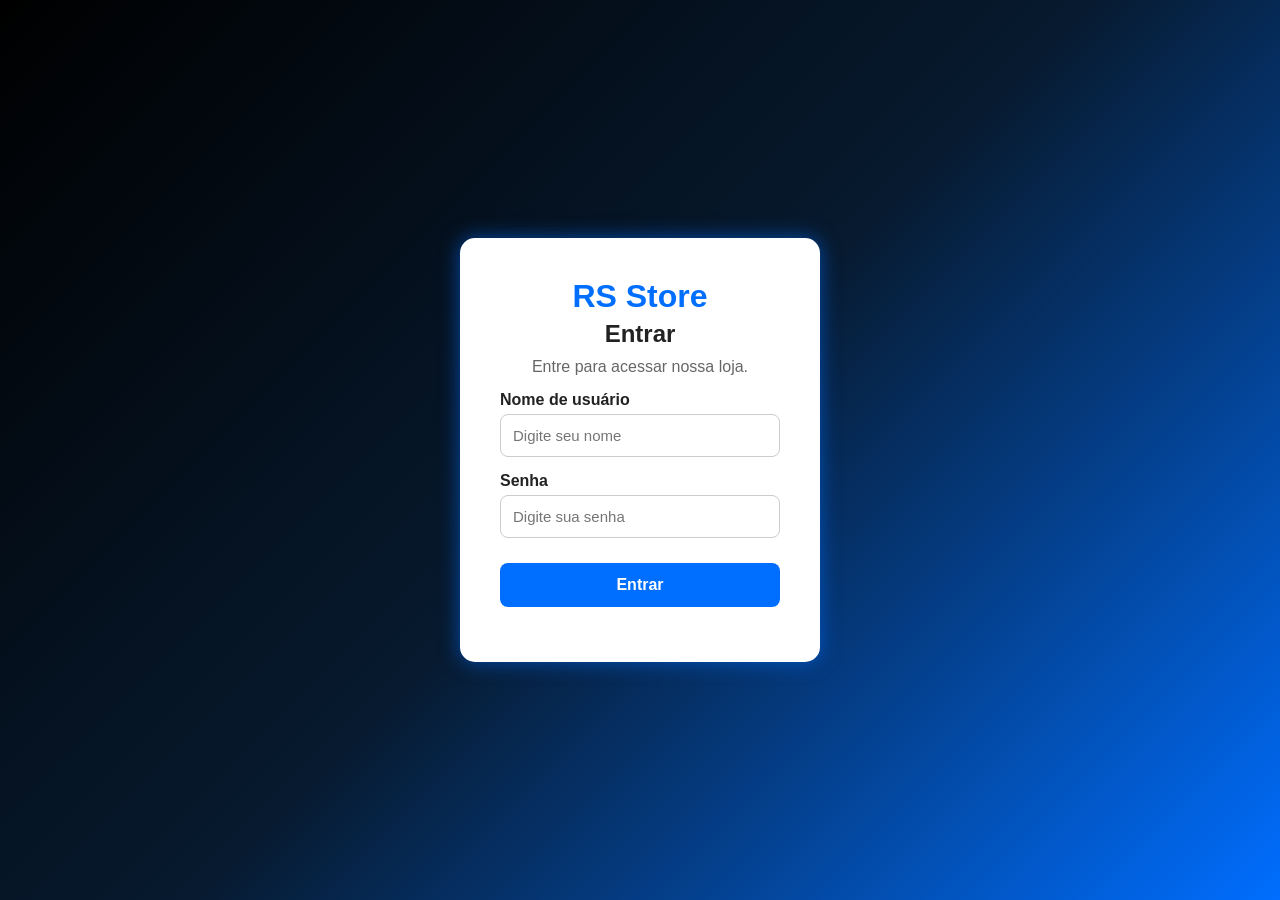
<file: login.html>
<!DOCTYPE html>
<html lang="pt-BR">

<head>
    <meta charset="UTF-8">
    <meta name="viewport" content="width=device-width, initial-scale=1.0">

    <title>Login - RS Store</title>

    <link rel="stylesheet" href="css/style.css">
</head>

<body class="pagina-login">

    <main class="login-container">

        <div class="login-box">

            <h1>RS Store</h1>

            <h2>Entrar</h2>

            <p>Entre para acessar nossa loja.</p>

            <form id="formLogin">

                <label for="usuario">
                    Nome de usuário
                </label>

                <input
                    type="text"
                    id="usuario"
                    placeholder="Digite seu nome"
                    required
                >

                <label for="senha">
                    Senha
                </label>

                <input
                    type="password"
                    id="senha"
                    placeholder="Digite sua senha"
                    required
                >

                <button type="submit">
                    Entrar
                </button>

                <p id="mensagemLogin"></p>

            </form>

        </div>

    </main>

    <script src="js/script.js"></script>

</body>

</html>
</file>
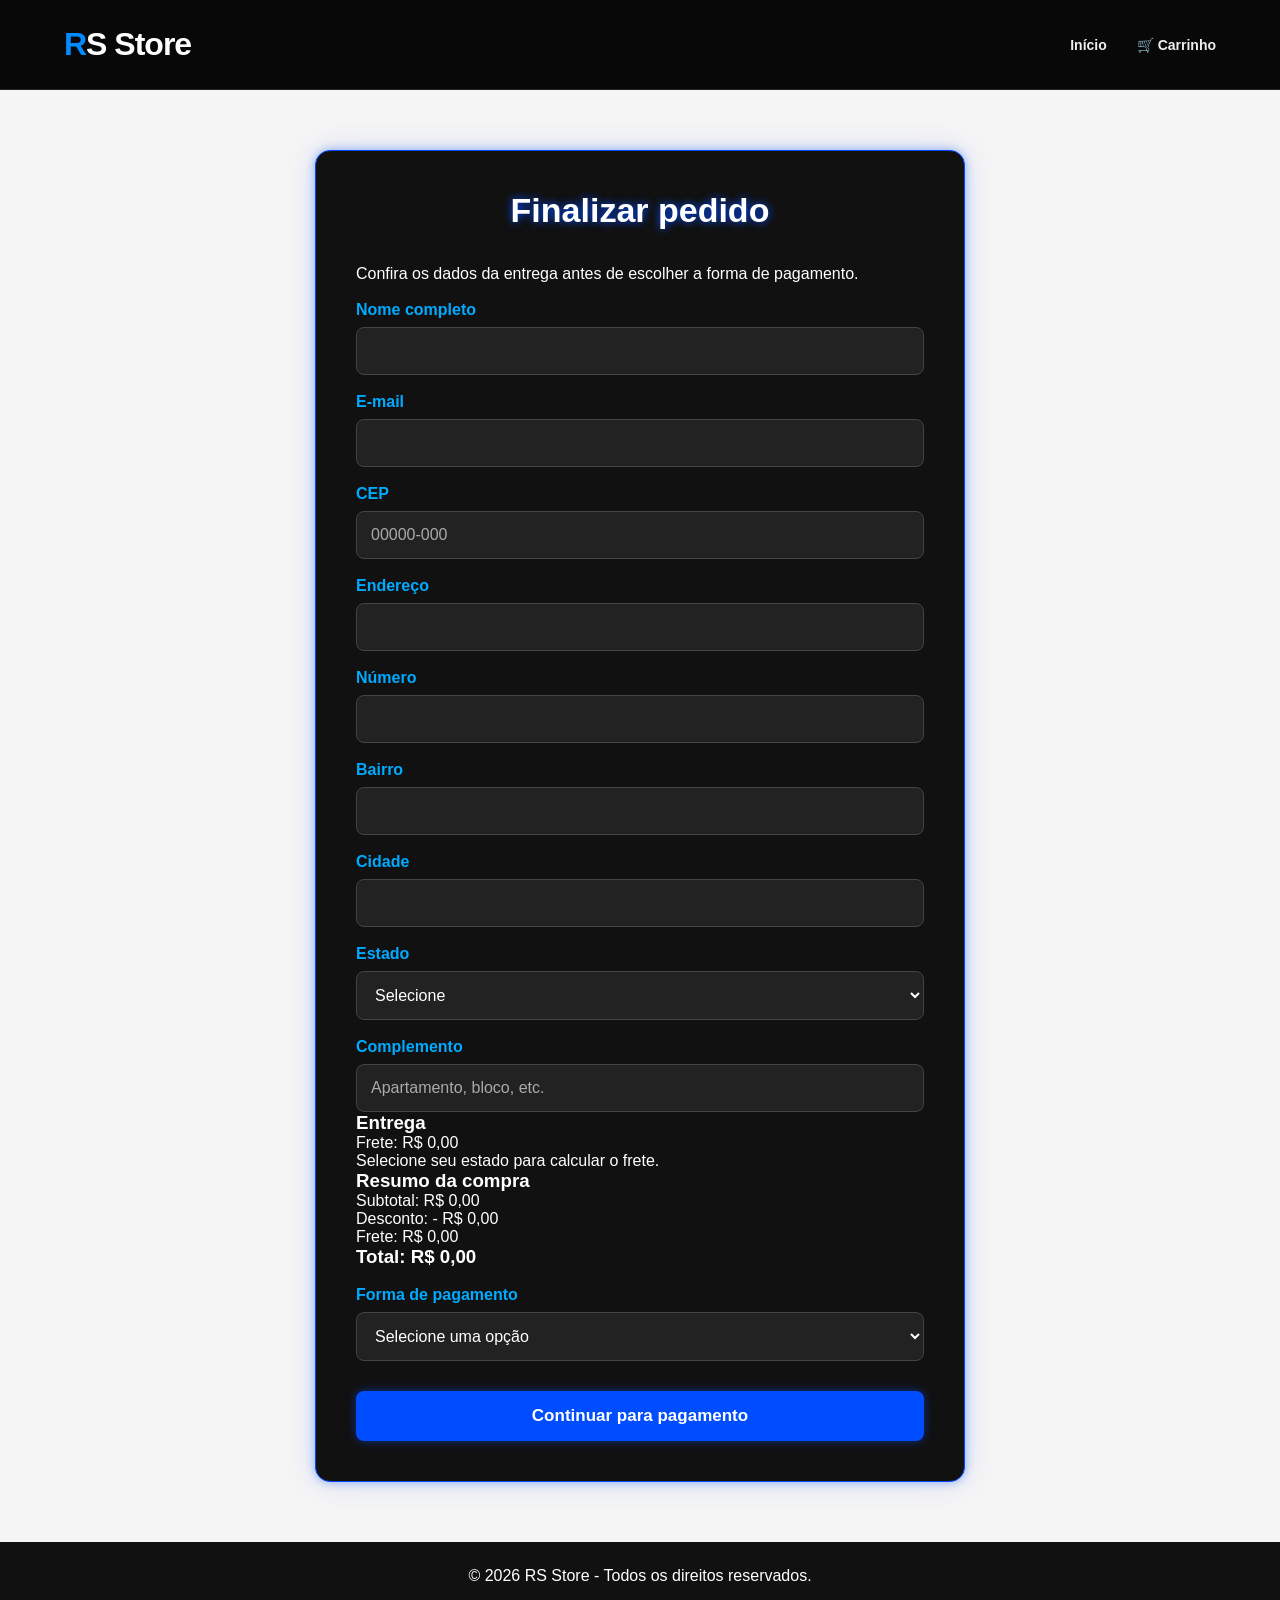
<file: pagamento.html>
<!DOCTYPE html>
<html lang="pt-BR">

<head>

    <meta charset="UTF-8">

    <meta
        name="viewport"
        content="width=device-width, initial-scale=1.0"
    >

    <title>Pagamento - RS Store</title>

    <link
        rel="stylesheet"
        href="css/style.css"
    >

</head>


<body>


<header>

    <div class="logo">

        <h1>RS Store</h1>

    </div>


    <nav>

        <a href="index.html">
            Início
        </a>

        <a href="carrinho.html">
            🛒 Carrinho
        </a>

    </nav>

</header>



<main>


<section class="pagamento">


    <h2>
        Finalizar pedido
    </h2>


    <p class="texto-pagamento">

        Confira os dados da entrega antes de escolher
        a forma de pagamento.

    </p>



    <!-- DADOS DO CLIENTE -->

    <form
        id="formPagamento"
        onsubmit="irParaConfirmacao(event)"
    >


        <label for="nome">
            Nome completo
        </label>

        <input
            type="text"
            id="nome"
            required
        >



        <label for="email">
            E-mail
        </label>

        <input
            type="email"
            id="email"
            required
        >



        <label for="cep">
            CEP
        </label>

        <input
            type="text"
            id="cep"
            placeholder="00000-000"
            required
        >



        <label for="endereco">
            Endereço
        </label>

        <input
            type="text"
            id="endereco"
            required
        >



        <label for="numero">
            Número
        </label>

        <input
            type="text"
            id="numero"
            required
        >



        <label for="bairro">
            Bairro
        </label>

        <input
            type="text"
            id="bairro"
            required
        >



        <label for="cidade">
            Cidade
        </label>

        <input
            type="text"
            id="cidade"
            required
        >



        <label for="estado">
            Estado
        </label>

        <select
            id="estado"
            required
        >

            <option value="">
                Selecione
            </option>

            <option value="SP">
                São Paulo
            </option>

            <option value="RJ">
                Rio de Janeiro
            </option>

            <option value="MG">
                Minas Gerais
            </option>

            <option value="PR">
                Paraná
            </option>

            <option value="ES">
                Espírito Santo
            </option>

            <option value="SC">
                Santa Catarina
            </option>

            <option value="RS">
                Rio Grande do Sul
            </option>

            <option value="GO">
                Goiás
            </option>

            <option value="MS">
                Mato Grosso do Sul
            </option>

            <option value="MT">
                Mato Grosso
            </option>

            <option value="BA">
                Bahia
            </option>

            <option value="DF">
                Distrito Federal
            </option>

            <option value="PE">
                Pernambuco
            </option>

            <option value="CE">
                Ceará
            </option>

            <option value="Outro">
                Outro
            </option>

        </select>



        <label for="complemento">
            Complemento
        </label>

        <input
            type="text"
            id="complemento"
            placeholder="Apartamento, bloco, etc."
        >



        <!-- FRETE -->

        <div class="frete-pagamento">

            <h3>
                Entrega
            </h3>


            <p>
                Frete:
                R$ <span id="valorFrete">0,00</span>
            </p>


            <p id="prazoEntrega">
                Selecione seu estado para calcular o prazo.
            </p>

        </div>



        <!-- RESUMO -->

        <div class="resumo-pagamento">

            <h3>
                Resumo da compra
            </h3>


            <p>
                Subtotal:
                R$ <span id="subtotalPagamento">0,00</span>
            </p>


            <p>
                Desconto:
                - R$ <span id="descontoPagamento">0,00</span>
            </p>


            <p>
                Frete:
                R$ <span id="fretePagamento">0,00</span>
            </p>


            <h3>

                Total:
                R$ <span id="totalPagamento">0,00</span>

            </h3>

        </div>



        <!-- FORMA DE PAGAMENTO -->

        <label for="formaPagamento">

            Forma de pagamento

        </label>


        <select
            id="formaPagamento"
            required
        >

            <option value="">
                Selecione uma opção
            </option>

            <option value="pix">
                PIX
            </option>

            <option value="cartao">
                Cartão
            </option>

            <option value="boleto">
                Boleto
            </option>

        </select>



        <button
            type="submit"
        >
            Continuar para pagamento
        </button>


    </form>


</section>


</main>


<footer>

    <p>
        © 2026 RS Store - Todos os direitos reservados.
    </p>

</footer>


<script src="js/script.js"></script>

</body>

</html>
</file>
<file: css/style.css>
* {
    margin: 0;
    padding: 0;
    box-sizing: border-box;
}

body {
    font-family: Arial, sans-serif;
    background: #f5f5f5;
    color: #222;
}


/* ============================= */
/* CABEÇALHO */
/* ============================= */

header {
    background-color: #111;
    color: white;

    display: flex;
    justify-content: space-between;
    align-items: center;

    padding: 20px 60px;
}

.logo h1 {
    font-size: 30px;
}

nav {
    display: flex;
    gap: 25px;
}

nav a {
    color: white;
    text-decoration: none;
    font-size: 16px;
}

nav a:hover {
    color: #00aaff;
}


/* ============================= */
/* BANNER */
/* ============================= */

.banner {
    min-height: 450px;

    display: flex;
    align-items: center;
    justify-content: center;

    text-align: center;

    background: linear-gradient(
        135deg,
        #050505,
        #111,
        #003cff,
        #050505
    );

    color: white;
}

.banner-text h2 {
    font-size: 50px;
    margin-bottom: 20px;
}

.banner-text p {
    font-size: 20px;
    margin-bottom: 30px;
}

.banner button {
    background-color: white;
    color: #111;

    border: none;

    padding: 14px 30px;

    font-size: 16px;
    font-weight: bold;

    border-radius: 5px;

    cursor: pointer;
}

.banner button:hover {
    background-color: #00aaff;
    color: white;
}


/* ============================= */
/* PRODUTOS */
/* ============================= */

.destaques {
    padding: 50px 60px;
    text-align: center;
}

.destaques h2 {
    font-size: 32px;
    margin-bottom: 35px;
}


/* ============================= */
/* 3 PRODUTOS POR LINHA */
/* ============================= */

.produtos {
    display: grid;

    grid-template-columns: repeat(3, 280px);

    justify-content: center;

    gap: 30px;

    width: 100%;

    max-width: 900px;

    margin: 0 auto;
}

.produto {
    background-color: white;

    width: 280px;

    padding: 20px;

    border-radius: 10px;

    box-shadow: 0 4px 15px rgba(0, 0, 0, 0.1);

    transition: 0.3s;
}

.produto:hover {
    transform: translateY(-5px);

    box-shadow:
        0 5px 20px rgba(0, 76, 255, 0.3);
}

.produto-imagem {
    height: 250px;

    display: flex;
    justify-content: center;
    align-items: center;

    background-color: #eeeeee;

    border-radius: 8px;

    margin-bottom: 20px;

    overflow: hidden;
}

.produto-imagem img {
    width: 100%;
    height: 100%;

    object-fit: cover;
}

.produto button {
    background-color: #111;
    color: white;

    border: none;

    padding: 10px 25px;

    border-radius: 5px;

    cursor: pointer;
}

.produto button:hover {
    background-color: #004cff;
}


/* ============================= */
/* CARRINHO */
/* ============================= */

.carrinho {
    padding: 50px 60px;
    max-width: 1000px;
    margin: auto;
}

.carrinho h2 {
    text-align: center;
    font-size: 32px;
    margin-bottom: 35px;
}

.item-carrinho {
    display: flex;
    align-items: center;

    gap: 25px;

    background-color: white;

    padding: 20px;

    margin-bottom: 20px;

    border-radius: 10px;

    box-shadow: 0 4px 15px rgba(0, 0, 0, 0.1);
}

.item-carrinho img {
    width: 130px;
    height: 130px;

    object-fit: cover;

    border-radius: 8px;
}

.info-carrinho {
    flex: 1;
}

.info-carrinho h3 {
    margin-bottom: 10px;
}

.quantidade {
    display: flex;
    align-items: center;

    gap: 15px;

    margin: 15px 0;
}

.quantidade button {
    background-color: #111;
    color: white;

    border: none;

    padding: 8px 14px;

    border-radius: 5px;

    cursor: pointer;
}

.remover {
    background-color: #d00000;
    color: white;

    border: none;

    padding: 8px 15px;

    border-radius: 5px;

    cursor: pointer;
}

.total-carrinho {
    text-align: right;
    margin-top: 30px;
}

.total-carrinho h3 {
    font-size: 24px;
    margin-bottom: 20px;
}

.total-carrinho button {
    background-color: #111;
    color: white;

    border: none;

    padding: 14px 25px;

    border-radius: 5px;

    cursor: pointer;

    font-size: 16px;
}

.total-carrinho button:hover {
    background-color: #004cff;
}

.carrinho-vazio {
    text-align: center;
    font-size: 20px;
    padding: 50px;
}


/* ============================= */
/* PAGAMENTO */
/* ============================= */

.pagamento {
    width: 90%;
    max-width: 650px;

    margin: 60px auto;

    padding: 40px;

    background: #111;

    color: white;

    border-radius: 15px;

    border: 1px solid #004cff;

    box-shadow:
        0 0 10px rgba(0, 76, 255, 0.4),
        0 0 30px rgba(0, 76, 255, 0.15);
}

.pagamento h2 {
    text-align: center;

    font-size: 34px;

    margin-bottom: 35px;

    color: white;

    text-shadow:
        0 0 8px #004cff;
}

.pagamento form {
    display: flex;
    flex-direction: column;
}

.pagamento label {
    margin-top: 18px;
    margin-bottom: 8px;

    font-weight: bold;

    color: #00aaff;
}

.pagamento input,
.pagamento select {
    width: 100%;

    padding: 14px;

    background-color: #222;

    color: white;

    border: 1px solid #444;

    border-radius: 8px;

    font-size: 16px;

    outline: none;
}

.pagamento input::placeholder {
    color: #aaa;
}

.pagamento input:focus,
.pagamento select:focus {
    border: 1px solid #004cff;

    box-shadow:
        0 0 8px rgba(0, 76, 255, 0.7);
}

.pagamento select option {
    background-color: #222;
    color: white;
}


/* BOTÃO */

.pagamento button {
    margin-top: 30px;

    padding: 15px;

    background: #004cff;

    color: white;

    border: none;

    border-radius: 8px;

    font-size: 17px;

    font-weight: bold;

    cursor: pointer;

    box-shadow:
        0 0 10px rgba(0, 76, 255, 0.5);

    transition: 0.3s;
}

.pagamento button:hover {
    background: #00aaff;

    box-shadow:
        0 0 20px rgba(0, 170, 255, 0.8);
}


/* ============================= */
/* MENSAGEM DA COMPRA */
/* ============================= */

#mensagemCompra {
    text-align: center;

    margin-top: 30px;
}

#mensagemCompra h2 {
    color: #00aaff;

    text-shadow:
        0 0 8px #004cff;
}

#mensagemCompra p {
    margin-top: 10px;
}

#mensagemCompra a {
    display: inline-block;

    margin-top: 15px;

    color: #00aaff;

    font-weight: bold;

    text-decoration: none;
}


/* ============================= */
/* RODAPÉ */
/* ============================= */

footer {
    background-color: #111;

    color: white;

    text-align: center;

    padding: 25px;

    margin-top: 30px;
}


/* ============================= */
/* RESPONSIVIDADE */
/* ============================= */

@media (max-width: 1000px) {

    .produtos {
        grid-template-columns: repeat(2, 280px);
        max-width: 600px;
    }
}


@media (max-width: 768px) {

    header {
        flex-direction: column;

        gap: 20px;

        padding: 20px;
    }

    nav {
        flex-wrap: wrap;

        justify-content: center;
    }

    .banner-text h2 {
        font-size: 38px;
    }

    .banner-text p {
        font-size: 17px;

        padding: 0 20px;
    }

    .destaques {
        padding: 40px 20px;
    }


    /* PRODUTOS NO CELULAR */

    .produtos {
        grid-template-columns: 1fr;

        justify-items: center;

        max-width: 100%;
    }

    .produto {
        width: 280px;
        max-width: 100%;
    }


    .carrinho {
        padding: 30px 20px;
    }

    .item-carrinho {
        flex-direction: column;

        text-align: center;
    }

    .total-carrinho {
        text-align: center;
    }

    .pagamento {
        width: 90%;

        margin: 30px auto;

        padding: 25px;
    }

    .pagamento h2 {
        font-size: 27px;
    }
}


/* ============================= */
/* MENU DE CATEGORIAS */
/* ============================= */

.menu-categorias {
    position: relative;
}

.menu-categorias > a {
    cursor: pointer;
}


/* SUBMENU */

.submenu {
    display: none;

    position: absolute;

    top: 100%;
    left: 0;

    width: 200px;

    background-color: #111;

    border: 1px solid #004cff;

    border-radius: 8px;

    padding: 10px 0;

    box-shadow:
        0 5px 20px rgba(0, 0, 0, 0.5);

    z-index: 1000;
}


/* MOSTRAR SUBMENU AO PASSAR O MOUSE */

.menu-categorias:hover .submenu {
    display: block;
}


/* LINKS DO SUBMENU */

.submenu a {
    display: block;

    padding: 10px 15px;

    color: white;

    text-decoration: none;

    font-size: 15px;
}

.submenu a:hover {
    background-color: #004cff;

    color: white;
}


/* TÍTULO DAS SUBCATEGORIAS */

.submenu-titulo {
    padding: 8px 15px;

    color: #00aaff;

    font-weight: bold;

    border-bottom: 1px solid #333;

    margin-bottom: 3px;
}


/* CONTATO TEMPORÁRIO */

.contato {
    padding: 60px 20px;

    text-align: center;

    background-color: #eeeeee;
}

.contato h2 {
    font-size: 32px;

    margin-bottom: 15px;
}

.contato p {
    font-size: 18px;
}


/* ============================= */
/* PÁGINA DE CONTATO */
/* ============================= */

.contato-pagina {
    min-height: 650px;

    display: flex;
    justify-content: center;
    align-items: center;

    padding: 50px 20px;

    background:
        linear-gradient(
            135deg,
            #050505,
            #111,
            #003cff,
            #050505
        );
}

.contato-box {
    width: 90%;
    max-width: 650px;

    padding: 40px;

    background-color: #111;

    color: white;

    border-radius: 15px;

    border: 1px solid #004cff;

    box-shadow:
        0 0 10px rgba(0, 76, 255, 0.4),
        0 0 30px rgba(0, 76, 255, 0.2);
}

.contato-box h2 {
    text-align: center;

    font-size: 34px;

    margin-bottom: 15px;

    color: white;

    text-shadow:
        0 0 8px #004cff;
}

.contato-descricao {
    text-align: center;

    color: #ccc;

    margin-bottom: 30px;

    line-height: 1.5;
}

.contato-box form {
    display: flex;

    flex-direction: column;
}

.contato-box label {
    margin-top: 15px;

    margin-bottom: 7px;

    color: #00aaff;

    font-weight: bold;
}

.contato-box input,
.contato-box select,
.contato-box textarea {
    width: 100%;

    padding: 14px;

    background-color: #222;

    color: white;

    border: 1px solid #444;

    border-radius: 8px;

    font-size: 16px;

    font-family: Arial, sans-serif;

    outline: none;
}

.contato-box input::placeholder,
.contato-box textarea::placeholder {
    color: #aaa;
}

.contato-box input:focus,
.contato-box select:focus,
.contato-box textarea:focus {
    border-color: #004cff;

    box-shadow:
        0 0 8px rgba(0, 76, 255, 0.6);
}

.contato-box select option {
    background-color: #222;

    color: white;
}

.contato-box textarea {
    resize: vertical;
}

.contato-box button {
    margin-top: 25px;

    padding: 15px;

    background-color: #004cff;

    color: white;

    border: none;

    border-radius: 8px;

    font-size: 17px;

    font-weight: bold;

    cursor: pointer;

    box-shadow:
        0 0 10px rgba(0, 76, 255, 0.5);

    transition: 0.3s;
}

.contato-box button:hover {
    background-color: #00aaff;

    box-shadow:
        0 0 20px rgba(0, 170, 255, 0.8);
}

#mensagemContatoEnviada {
    text-align: center;

    margin-top: 25px;
}

#mensagemContatoEnviada h3 {
    color: #00aaff;

    text-shadow:
        0 0 8px #004cff;
}


/* RESPONSIVO DO CONTATO */

@media (max-width: 768px) {

    .contato-pagina {
        padding: 30px 10px;
    }

    .contato-box {
        width: 95%;

        padding: 25px;
    }

    .contato-box h2 {
        font-size: 27px;
    }

}
/* ===============================
   LOGIN
================================ */

.pagina-login {
    margin: 0;
    min-height: 100vh;

    display: flex;
    justify-content: center;
    align-items: center;

    background: linear-gradient(
        135deg,
        #000000,
        #071a2f,
        #006eff
    );
}

.login-container {
    width: 100%;
    display: flex;
    justify-content: center;
    align-items: center;
}

.login-box {
    width: 360px;
    max-width: 90%;

    background: white;

    padding: 40px;

    border-radius: 15px;

    box-shadow:
        0 0 20px rgba(0, 110, 255, 0.6);

    text-align: center;
}

.login-box h1 {
    margin-bottom: 5px;

    color: #006eff;

    font-size: 32px;
}

.login-box h2 {
    margin-bottom: 10px;

    color: #222;
}

.login-box p {
    color: #666;
}

.login-box form {
    display: flex;
    flex-direction: column;

    text-align: left;
}

.login-box label {
    margin-top: 15px;
    margin-bottom: 5px;

    font-weight: bold;
}

.login-box input {
    padding: 12px;

    border: 1px solid #ccc;

    border-radius: 8px;

    font-size: 15px;
}

.login-box button {
    margin-top: 25px;

    padding: 13px;

    border: none;

    border-radius: 8px;

    background: #006eff;

    color: white;

    font-size: 16px;

    font-weight: bold;

    cursor: pointer;

    transition: 0.3s;
}

.login-box button:hover {
    background: #004bb5;
    transform: scale(1.02);
}

#mensagemLogin {
    text-align: center;

    margin-top: 15px;

    font-weight: bold;
}
/* ===============================
   CUPOM DE DESCONTO
================================ */

.cupom {
    margin-bottom: 20px;
}

.cupom h3 {
    margin-bottom: 10px;
}

.cupom-area {
    display: flex;
    gap: 10px;
}

.cupom-area input {
    padding: 10px;
    border: 1px solid #ccc;
    border-radius: 6px;
    font-size: 14px;
    flex: 1;
}

.cupom-area button {
    padding: 10px 15px;
    border: none;
    border-radius: 6px;
    background: #006eff;
    color: white;
    font-weight: bold;
    cursor: pointer;
}

.cupom-area button:hover {
    background: #004bb5;
}

#mensagemCupom {
    margin-top: 8px;
    font-weight: bold;
}
/* ========================================
   AVALIAÇÕES DOS PRODUTOS
======================================== */

.avaliacao-produto {
    margin-top: 15px;
    padding: 12px;
    background: #151515;
    border-radius: 10px;
}

.avaliacao-produto p {
    color: white;
    margin-bottom: 10px;
}

.avaliacao-produto textarea {
    width: 100%;
    min-height: 65px;
    padding: 10px;
    border: 1px solid #008cff;
    border-radius: 6px;
    background: #222;
    color: white;
    resize: vertical;
}

.avaliacao-produto button {
    margin-top: 8px;
    padding: 9px 14px;
    background: #008cff;
    color: white;
    border: none;
    border-radius: 6px;
    cursor: pointer;
}

.avaliacao-produto button:hover {
    background: #0066cc;
}

.avaliacao-item {
    margin-top: 10px;
    padding: 10px;
    background: #222;
    border-left: 3px solid #008cff;
    border-radius: 5px;
}

.avaliacao-item p {
    overflow-wrap: anywhere;
}

.avaliacao-item small {
    color: #aaa;
}
/* ================================= */
/* PREÇOS DAS OFERTAS */
/* ================================= */

.preco-antigo {
    color: #999;
    text-decoration: line-through;
    font-size: 14px;
}

.preco-oferta {
    color: #00aaff;
    font-size: 20px;
    font-weight: bold;
}

/* ETIQUETA DE OFERTA */

.produto[data-oferta="sim"] {
    position: relative;
}

.produto[data-oferta="sim"]::before {
    content: "OFERTA -15%";
    position: absolute;
    top: 10px;
    left: 10px;
    background: #00aaff;
    color: white;
    padding: 6px 10px;
    border-radius: 5px;
    font-size: 12px;
    font-weight: bold;
    z-index: 2;
}
/* ================================= */
/* CONTADOR DE OFERTAS */
/* ================================= */

#contadorOfertas {
    color: #00aaff;
    font-size: 16px;
    font-weight: bold;
    margin: 10px 0 20px;
    text-align: center;
}

/* ========================================
   NOVO VISUAL DO CABEÇALHO - RS STORE
   COMPATÍVEL COM O HTML ORIGINAL
======================================== */

header {
    background: #080808;
    min-height: 90px;
    padding: 18px 5%;
    display: flex;
    align-items: center;
    justify-content: space-between;
    gap: 25px;
    border-bottom: 1px solid #252525;
}

/* LOGO */

header .logo h1 {
    font-size: 32px;
    font-weight: 900;
    letter-spacing: -1px;
    color: white;
}

header .logo h1::first-letter {
    color: #008cff;
}

header .logo p {
    color: #aaa;
    font-size: 12px;
}

/* MENU */

header nav {
    display: flex;
    align-items: center;
    justify-content: center;
    gap: 30px;
}

header nav > a,
header .menu-categorias > a {
    color: #eee;
    font-size: 14px;
    font-weight: bold;
    text-decoration: none;
    transition: 0.3s;
}

header nav > a:hover,
header .menu-categorias > a:hover {
    color: #008cff;
}

/* RESPONSIVIDADE */

@media (max-width: 900px) {
    header {
        flex-direction: column;
        padding: 22px 15px;
        gap: 20px;
    }

    header nav {
        flex-wrap: wrap;
        gap: 18px 24px;
        justify-content: center;
    }
}

@media (max-width: 500px) {
    header nav {
        gap: 15px;
    }

    header nav > a,
    header .menu-categorias > a {
        font-size: 13px;
    }
}

/* CORREÇÃO DOS LINKS DO CABEÇALHO ORIGINAL */

body > header {
    display: flex;
    align-items: center;
    justify-content: space-between;
    gap: 20px;
    flex-wrap: wrap;
}

body > header > a,
body > header .menu-categorias > a {
    color: #fff !important;
    text-decoration: none !important;
    font-size: 15px;
    font-weight: 600;
    transition: 0.3s;
}

body > header > a:hover,
body > header .menu-categorias > a:hover {
    color: #008cff !important;
}

body > header > .logo {
    flex-shrink: 0;
}

body > header .menu-categorias {
    position: relative;
}

body > header .submenu a {
    color: white;
    text-decoration: none;
}

body > header .submenu a:hover {
    color: #008cff;
}
</file>
